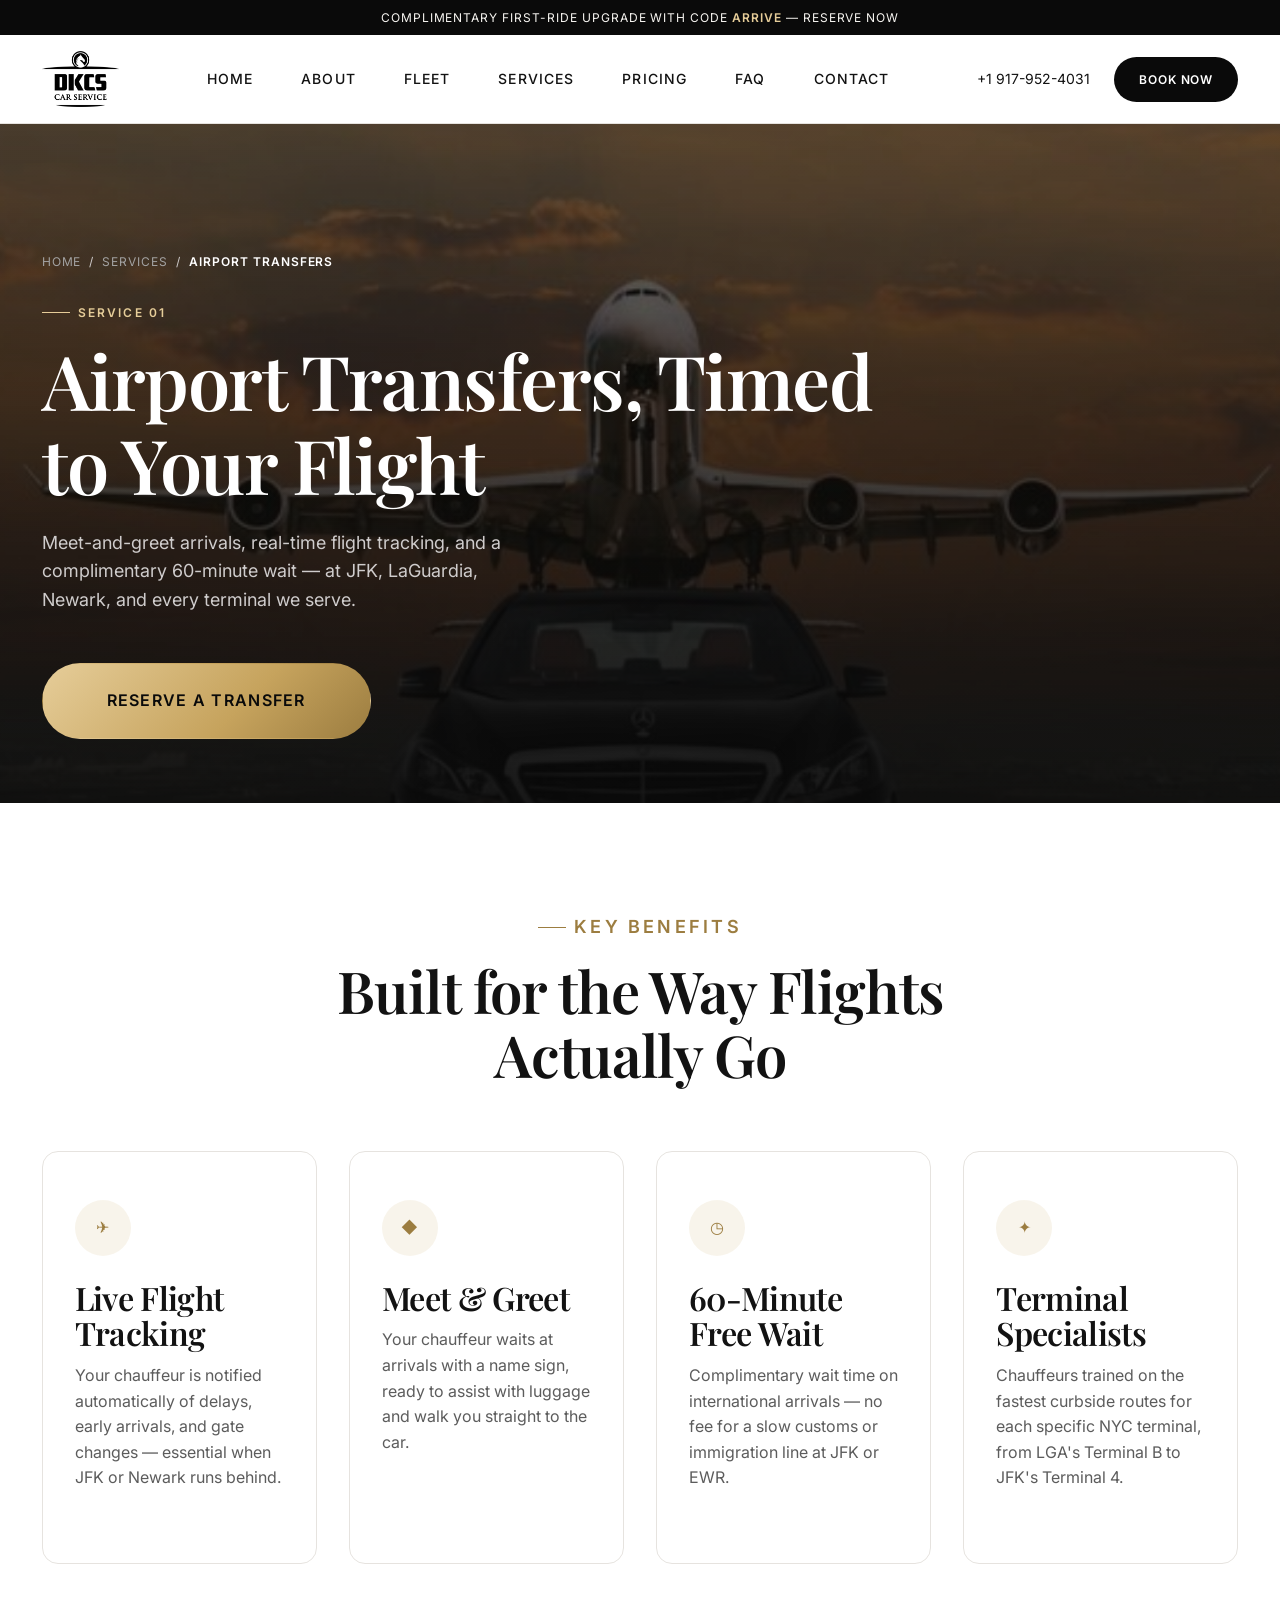
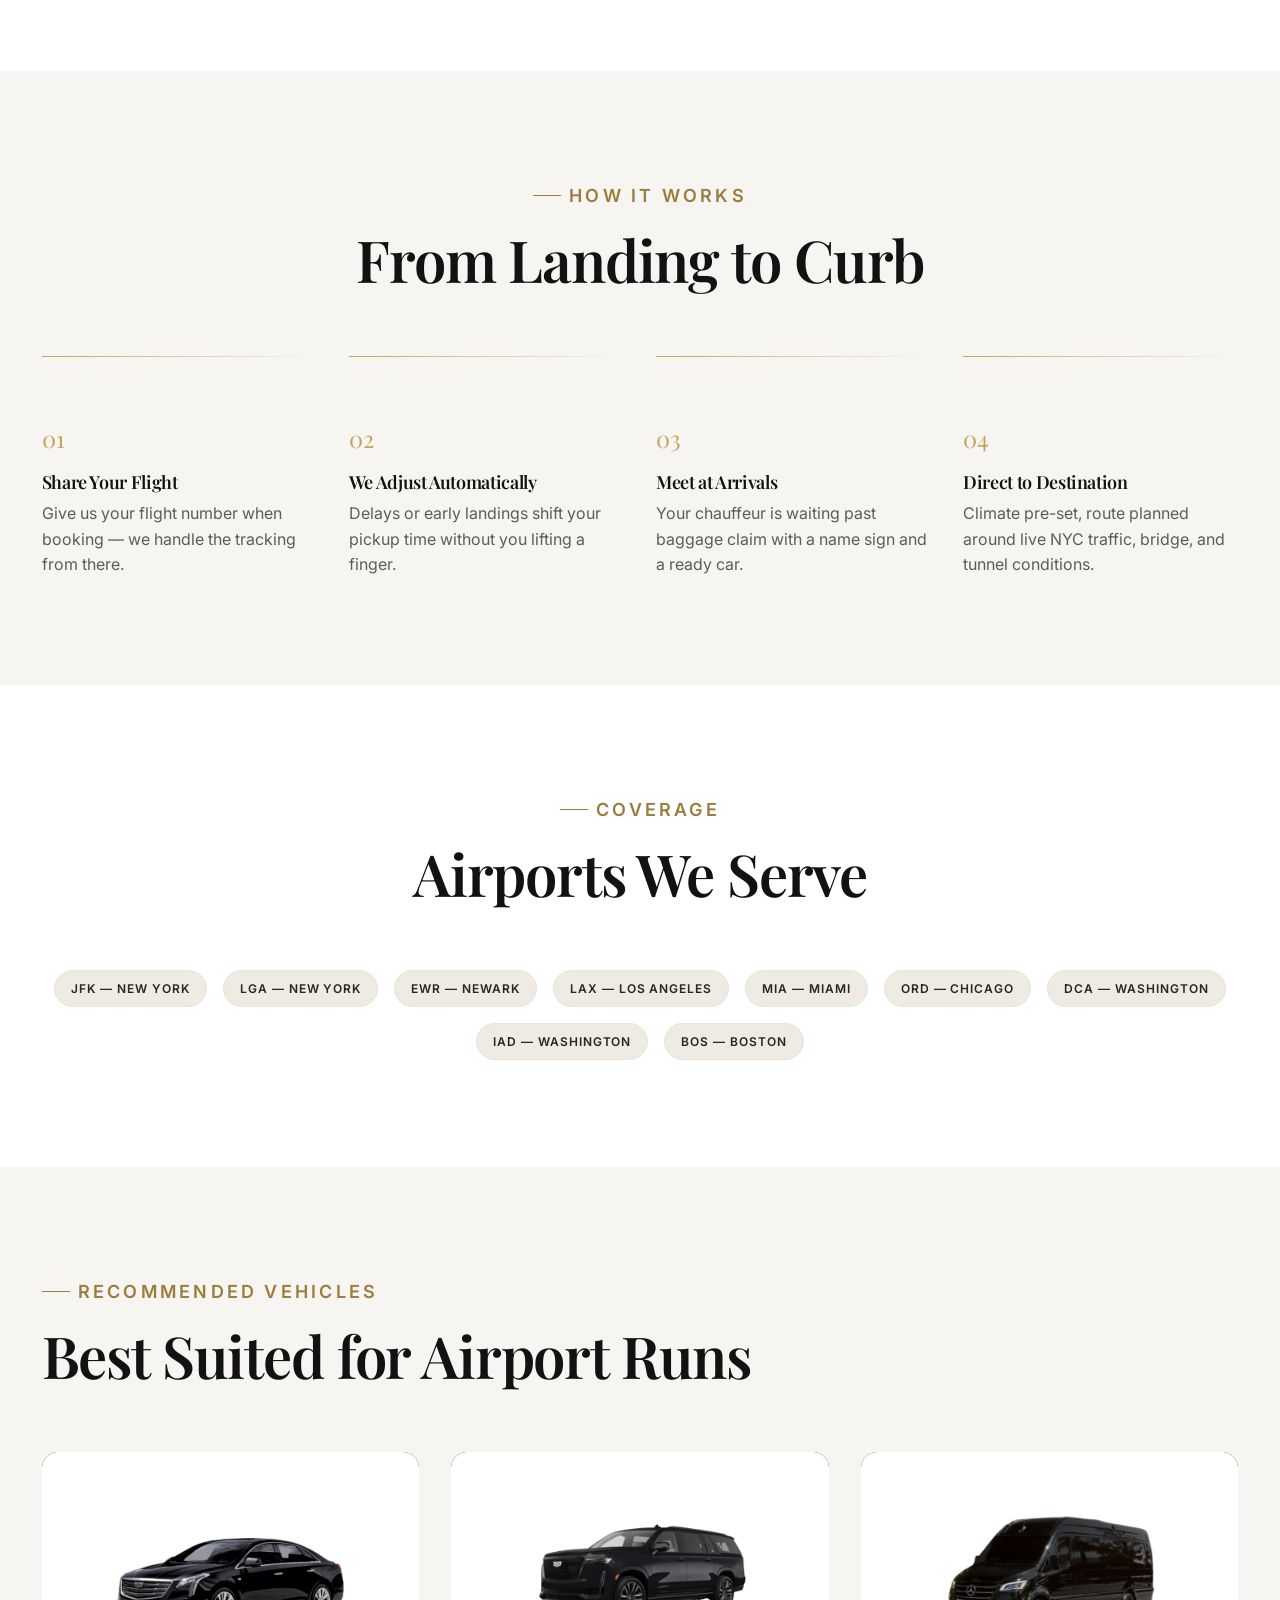
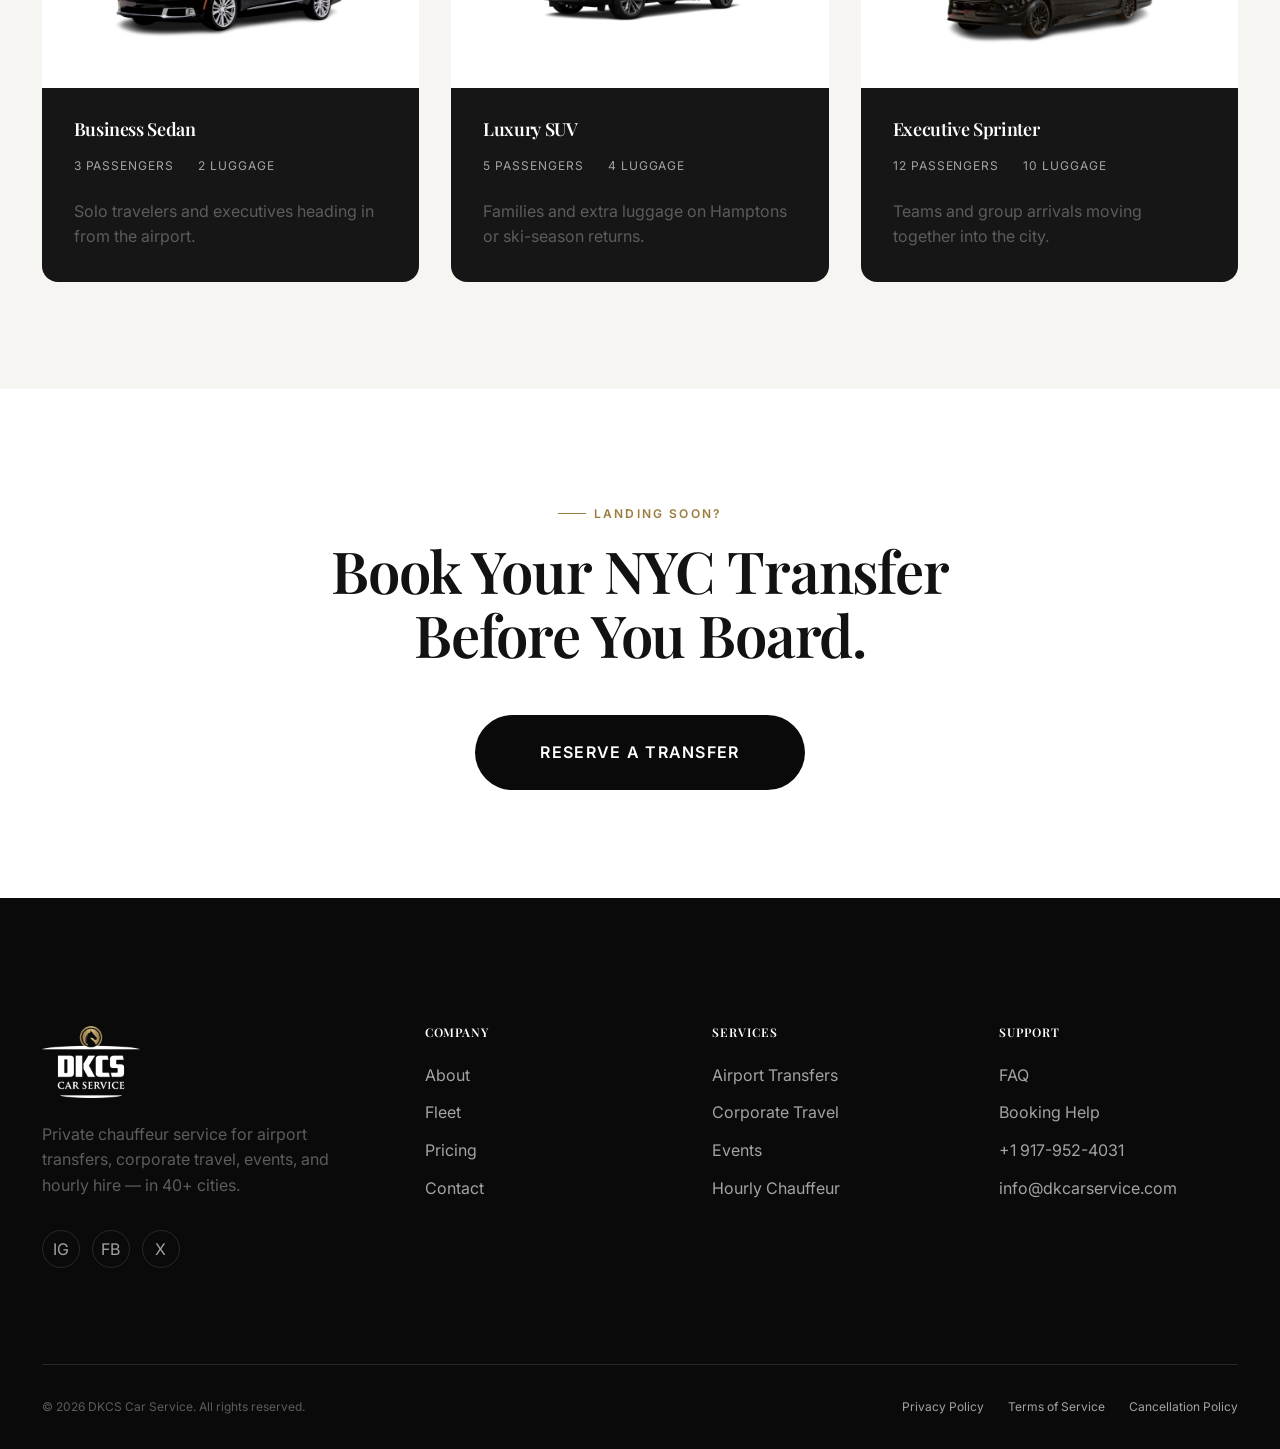
<file: airport-transfers.html>
<!DOCTYPE html>
<html lang="en">
<head>
  <meta charset="UTF-8" />
  <meta name="viewport" content="width=device-width, initial-scale=1.0" />
  <title>NYC Airport Car Service | JFK, LGA & Newark Transfers — DKCS Car Service</title>
  <meta name="description" content="Flight-tracked NYC airport transfers with meet-and-greet at JFK, LaGuardia & Newark. Complimentary 60-minute wait, fixed fares, professional chauffeurs. Reserve now." />
  <link rel="canonical" href="https://prestigeride.vercel.app/airport-transfers.html" />

  <link rel="icon" type="image/png" sizes="32x32" href="assets/img/logo/favicon-32.png" />
  <link rel="icon" type="image/png" sizes="512x512" href="assets/img/logo/favicon-512.png" />
  <link rel="apple-touch-icon" sizes="180x180" href="assets/img/logo/favicon-180.png" />
  <meta name="theme-color" content="#101010" />

  <link rel="preconnect" href="https://fonts.googleapis.com" />
  <link rel="preconnect" href="https://fonts.gstatic.com" crossorigin />
  <link href="https://fonts.googleapis.com/css2?family=Playfair+Display:wght@500;600;700&family=Inter:wght@400;500;600;700&display=swap" rel="stylesheet" />

  <link rel="stylesheet" href="assets/css/variables.css" />
  <link rel="stylesheet" href="assets/css/base.css" />
  <link rel="stylesheet" href="assets/css/components.css" />
  <link rel="stylesheet" href="assets/css/animations.css" />

  <script type="application/ld+json">
  {
    "@context": "https://schema.org",
    "@type": "Service",
    "serviceType": "Airport Transfer Chauffeur Service",
    "provider": {
      "@type": "LocalBusiness",
      "name": "DKCS Car Service",
      "telephone": "+1-917-952-4031",
      "areaServed": "New York City"
    },
    "areaServed": ["JFK Airport", "LaGuardia Airport", "Newark Liberty International Airport"],
    "description": "Flight-tracked NYC airport transfers with meet-and-greet arrivals and a complimentary 60-minute wait at JFK, LaGuardia, and Newark."
  }
  </script>
</head>
<body>
  <a class="skip-link" href="#main">Skip to content</a>

  <div class="announcement-bar" role="note">
    Complimentary first-ride upgrade with code <strong>ARRIVE</strong> — <a href="contact.html">Reserve now</a>
  </div>

  <header class="site-header">
    <nav class="nav container" aria-label="Primary">
      <a href="index.html" class="nav__logo"><img src="assets/img/logo/dkcs-logo-dark.png" alt="DKCS Car Service" width="300" height="216" /></a>
      <button class="nav__toggle" aria-expanded="false" aria-controls="nav-links" aria-label="Toggle navigation menu">
        <span></span><span></span><span></span>
      </button>
      <div class="nav__links" id="nav-links">
        <a href="index.html">Home</a>
        <a href="about.html">About</a>
        <a href="fleet.html">Fleet</a>
        <a href="services.html">Services</a>
        <a href="pricing.html">Pricing</a>
        <a href="faq.html">FAQ</a>
        <a href="contact.html">Contact</a>
        <div class="nav__links-extra">
          <a href="tel:+19179524031">+1 917-952-4031</a>
          <a href="contact.html" class="btn btn--primary">Book Now</a>
        </div>
      </div>
      <div class="nav__actions">
        <a href="tel:+19179524031" class="fs-sm">+1 917-952-4031</a>
        <a href="contact.html" class="btn btn--dark btn--sm">Book Now</a>
      </div>
    </nav>
  </header>

  <main id="main">
    <section style="position:relative; min-height:56vh; display:flex; align-items:flex-end; overflow:hidden; background:var(--black);">
      <div style="position:absolute; inset:0;">
        <img src="assets/img/scenes/airport-sedan-jet.jpeg" alt="Black Mercedes-Benz sedan on an airport apron beneath a landing jet" data-parallax="0.15" style="width:100%; height:132%; object-fit:cover; opacity:0.6;" />
        <div style="position:absolute; inset:0; background:linear-gradient(180deg, rgba(10,10,10,0.35) 0%, rgba(10,10,10,0.9) 100%);"></div>
      </div>
      <div class="container" style="position:relative; z-index:1; padding-top:var(--space-10); padding-bottom:var(--space-8); color:var(--white);">
        <nav class="breadcrumb" aria-label="Breadcrumb" style="color:var(--gray-400); margin-bottom:var(--space-5);">
          <a href="index.html" style="color:var(--gray-400);">Home</a>
          <span class="breadcrumb__sep">/</span>
          <a href="services.html" style="color:var(--gray-400);">Services</a>
          <span class="breadcrumb__sep">/</span>
          <span class="breadcrumb__current" style="color:var(--white);">Airport Transfers</span>
        </nav>
        <p class="eyebrow" style="color:var(--gold-light);">Service 01</p>
        <h1 style="color:var(--white); max-width:18ch;">Airport Transfers, Timed to Your Flight</h1>
        <p style="color:var(--gray-300); font-size:var(--fs-lg); max-width:44ch; margin-top:var(--space-5);">Meet-and-greet arrivals, real-time flight tracking, and a complimentary 60-minute wait — at JFK, LaGuardia, Newark, and every terminal we serve.</p>
        <a href="contact.html" class="btn btn--primary btn--lg" style="margin-top:var(--space-7);">Reserve a Transfer</a>
      </div>
    </section>

    <!-- ================= KEY BENEFITS ================= -->
    <section class="section" aria-labelledby="benefits-heading">
      <div class="container">
        <div class="section-header section-header--center" data-reveal>
          <p class="eyebrow">Key Benefits</p>
          <h2 id="benefits-heading">Built for the Way Flights Actually Go</h2>
        </div>
        <div class="grid grid--4">
          <div class="service-card" data-reveal data-reveal-delay="1">
            <div class="service-card__icon" aria-hidden="true">✈</div>
            <h3>Live Flight Tracking</h3>
            <p>Your chauffeur is notified automatically of delays, early arrivals, and gate changes — essential when JFK or Newark runs behind.</p>
          </div>
          <div class="service-card" data-reveal data-reveal-delay="2">
            <div class="service-card__icon" aria-hidden="true">◆</div>
            <h3>Meet &amp; Greet</h3>
            <p>Your chauffeur waits at arrivals with a name sign, ready to assist with luggage and walk you straight to the car.</p>
          </div>
          <div class="service-card" data-reveal data-reveal-delay="3">
            <div class="service-card__icon" aria-hidden="true">◷</div>
            <h3>60-Minute Free Wait</h3>
            <p>Complimentary wait time on international arrivals — no fee for a slow customs or immigration line at JFK or EWR.</p>
          </div>
          <div class="service-card" data-reveal data-reveal-delay="4">
            <div class="service-card__icon" aria-hidden="true">✦</div>
            <h3>Terminal Specialists</h3>
            <p>Chauffeurs trained on the fastest curbside routes for each specific NYC terminal, from LGA's Terminal B to JFK's Terminal 4.</p>
          </div>
        </div>
      </div>
    </section>

    <!-- ================= HOW IT WORKS ================= -->
    <section class="section section--alt" aria-labelledby="how-heading">
      <div class="container">
        <div class="section-header section-header--center" data-reveal>
          <p class="eyebrow">How It Works</p>
          <h2 id="how-heading">From Landing to Curb</h2>
        </div>
        <div class="timeline">
          <div class="timeline__step" data-reveal data-reveal-delay="1">
            <h3 style="font-size:var(--fs-lg); margin-bottom:var(--space-2);">Share Your Flight</h3>
            <p>Give us your flight number when booking — we handle the tracking from there.</p>
          </div>
          <div class="timeline__step" data-reveal data-reveal-delay="2">
            <h3 style="font-size:var(--fs-lg); margin-bottom:var(--space-2);">We Adjust Automatically</h3>
            <p>Delays or early landings shift your pickup time without you lifting a finger.</p>
          </div>
          <div class="timeline__step" data-reveal data-reveal-delay="3">
            <h3 style="font-size:var(--fs-lg); margin-bottom:var(--space-2);">Meet at Arrivals</h3>
            <p>Your chauffeur is waiting past baggage claim with a name sign and a ready car.</p>
          </div>
          <div class="timeline__step" data-reveal data-reveal-delay="4">
            <h3 style="font-size:var(--fs-lg); margin-bottom:var(--space-2);">Direct to Destination</h3>
            <p>Climate pre-set, route planned around live NYC traffic, bridge, and tunnel conditions.</p>
          </div>
        </div>
      </div>
    </section>

    <!-- ================= AIRPORTS SERVED ================= -->
    <section class="section" aria-labelledby="airports-heading">
      <div class="container">
        <div class="section-header section-header--center" data-reveal>
          <p class="eyebrow">Coverage</p>
          <h2 id="airports-heading">Airports We Serve</h2>
        </div>
        <div class="flex-center" style="gap:var(--space-4); flex-wrap:wrap;" data-reveal>
          <span class="badge">JFK — New York</span>
          <span class="badge">LGA — New York</span>
          <span class="badge">EWR — Newark</span>
          <span class="badge">LAX — Los Angeles</span>
          <span class="badge">MIA — Miami</span>
          <span class="badge">ORD — Chicago</span>
          <span class="badge">DCA — Washington</span>
          <span class="badge">IAD — Washington</span>
          <span class="badge">BOS — Boston</span>
        </div>
      </div>
    </section>

    <!-- ================= RECOMMENDED FLEET ================= -->
    <section class="section section--alt" aria-labelledby="fleet-heading">
      <div class="container">
        <div class="section-header" data-reveal>
          <p class="eyebrow">Recommended Vehicles</p>
          <h2 id="fleet-heading">Best Suited for Airport Runs</h2>
        </div>
        <div class="grid grid--3">
          <article class="fleet-card" data-reveal data-reveal-delay="1">
            <div class="fleet-card__media fleet-card__media--vehicle"><img src="assets/img/fleet/business-sedan.png" alt="Black Cadillac XTS business sedan" loading="lazy" /></div>
            <div class="fleet-card__body">
              <h3 style="font-size:var(--fs-lg); color:var(--white);">Business Sedan</h3>
              <div class="fleet-card__meta"><span>3 Passengers</span><span>2 Luggage</span></div>
              <p>Solo travelers and executives heading in from the airport.</p>
            </div>
          </article>
          <article class="fleet-card" data-reveal data-reveal-delay="2">
            <div class="fleet-card__media fleet-card__media--vehicle"><img src="assets/img/fleet/premium-suv.png" alt="Black Cadillac Escalade ESV luxury SUV" loading="lazy" /></div>
            <div class="fleet-card__body">
              <h3 style="font-size:var(--fs-lg); color:var(--white);">Luxury SUV</h3>
              <div class="fleet-card__meta"><span>5 Passengers</span><span>4 Luggage</span></div>
              <p>Families and extra luggage on Hamptons or ski-season returns.</p>
            </div>
          </article>
          <article class="fleet-card" data-reveal data-reveal-delay="3">
            <div class="fleet-card__media fleet-card__media--vehicle"><img src="assets/img/fleet/sprinter-van.png" alt="Black Mercedes-Benz Sprinter executive van" loading="lazy" /></div>
            <div class="fleet-card__body">
              <h3 style="font-size:var(--fs-lg); color:var(--white);">Executive Sprinter</h3>
              <div class="fleet-card__meta"><span>12 Passengers</span><span>10 Luggage</span></div>
              <p>Teams and group arrivals moving together into the city.</p>
            </div>
          </article>
        </div>
      </div>
    </section>

    <section class="section text-center" aria-labelledby="cta-heading">
      <div class="container container--narrow">
        <p class="eyebrow" style="justify-content:center;" data-reveal>Landing Soon?</p>
        <h2 id="cta-heading" data-reveal>Book Your NYC Transfer Before You Board.</h2>
        <div data-reveal style="margin-top:var(--space-7);">
          <a href="contact.html" class="btn btn--dark btn--lg">Reserve a Transfer</a>
        </div>
      </div>
    </section>
  </main>

  <footer class="site-footer">
    <div class="container">
      <div class="footer__top">
        <div class="footer__brand">
          <a href="index.html" class="nav__logo"><img src="assets/img/logo/dkcs-logo-light.png" alt="DKCS Car Service" width="294" height="216" /></a>
          <p>Private chauffeur service for airport transfers, corporate travel, events, and hourly hire — in 40+ cities.</p>
          <div class="footer__social">
            <a href="#" aria-label="DKCS Car Service on Instagram">IG</a>
            <a href="#" aria-label="DKCS Car Service on Facebook">FB</a>
            <a href="#" aria-label="DKCS Car Service on X">X</a>
          </div>
        </div>
        <div>
          <h3 class="footer__heading">Company</h3>
          <div class="footer__links">
            <a href="about.html">About</a>
            <a href="fleet.html">Fleet</a>
            <a href="pricing.html">Pricing</a>
            <a href="contact.html">Contact</a>
          </div>
        </div>
        <div>
          <h3 class="footer__heading">Services</h3>
          <div class="footer__links">
            <a href="airport-transfers.html" aria-current="page">Airport Transfers</a>
            <a href="corporate-travel.html">Corporate Travel</a>
            <a href="events.html">Events</a>
            <a href="hourly-chauffeur.html">Hourly Chauffeur</a>
          </div>
        </div>
        <div>
          <h3 class="footer__heading">Support</h3>
          <div class="footer__links">
            <a href="faq.html">FAQ</a>
            <a href="contact.html">Booking Help</a>
            <a href="tel:+19179524031">+1 917-952-4031</a>
            <a href="mailto:info@dkcarservice.com">info@dkcarservice.com</a>
          </div>
        </div>
      </div>
      <div class="footer__bottom">
        <p>&copy; <span id="current-year">2026</span> DKCS Car Service. All rights reserved.</p>
        <div class="footer__legal">
          <a href="#">Privacy Policy</a>
          <a href="#">Terms of Service</a>
          <a href="#">Cancellation Policy</a>
        </div>
      </div>
    </div>
  </footer>

  <div class="mobile-cta-bar">
    <a href="contact.html" class="btn btn--primary">Book Now</a>
  </div>

  <script src="assets/js/main.js" defer></script>
  <script src="assets/js/animations.js" defer></script>
  <script src="assets/js/components.js" defer></script>
</body>
</html>
</file>
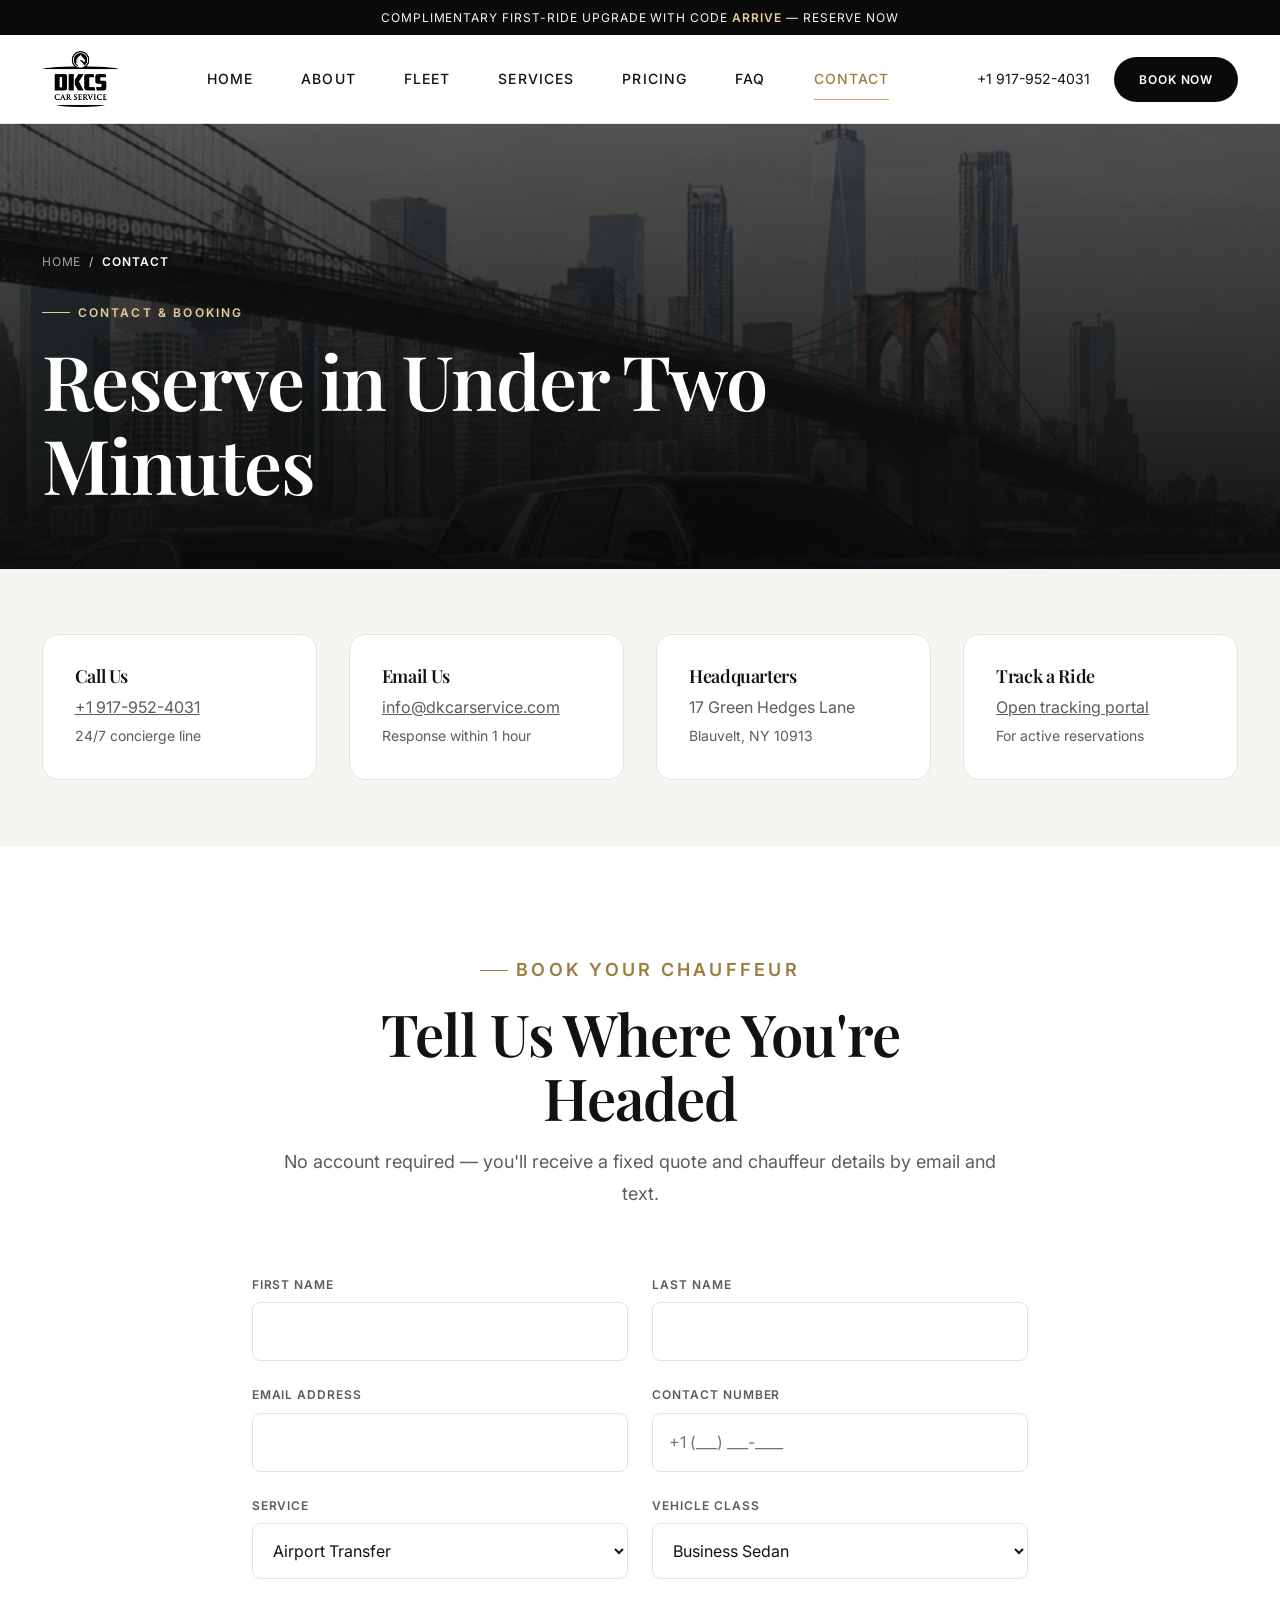
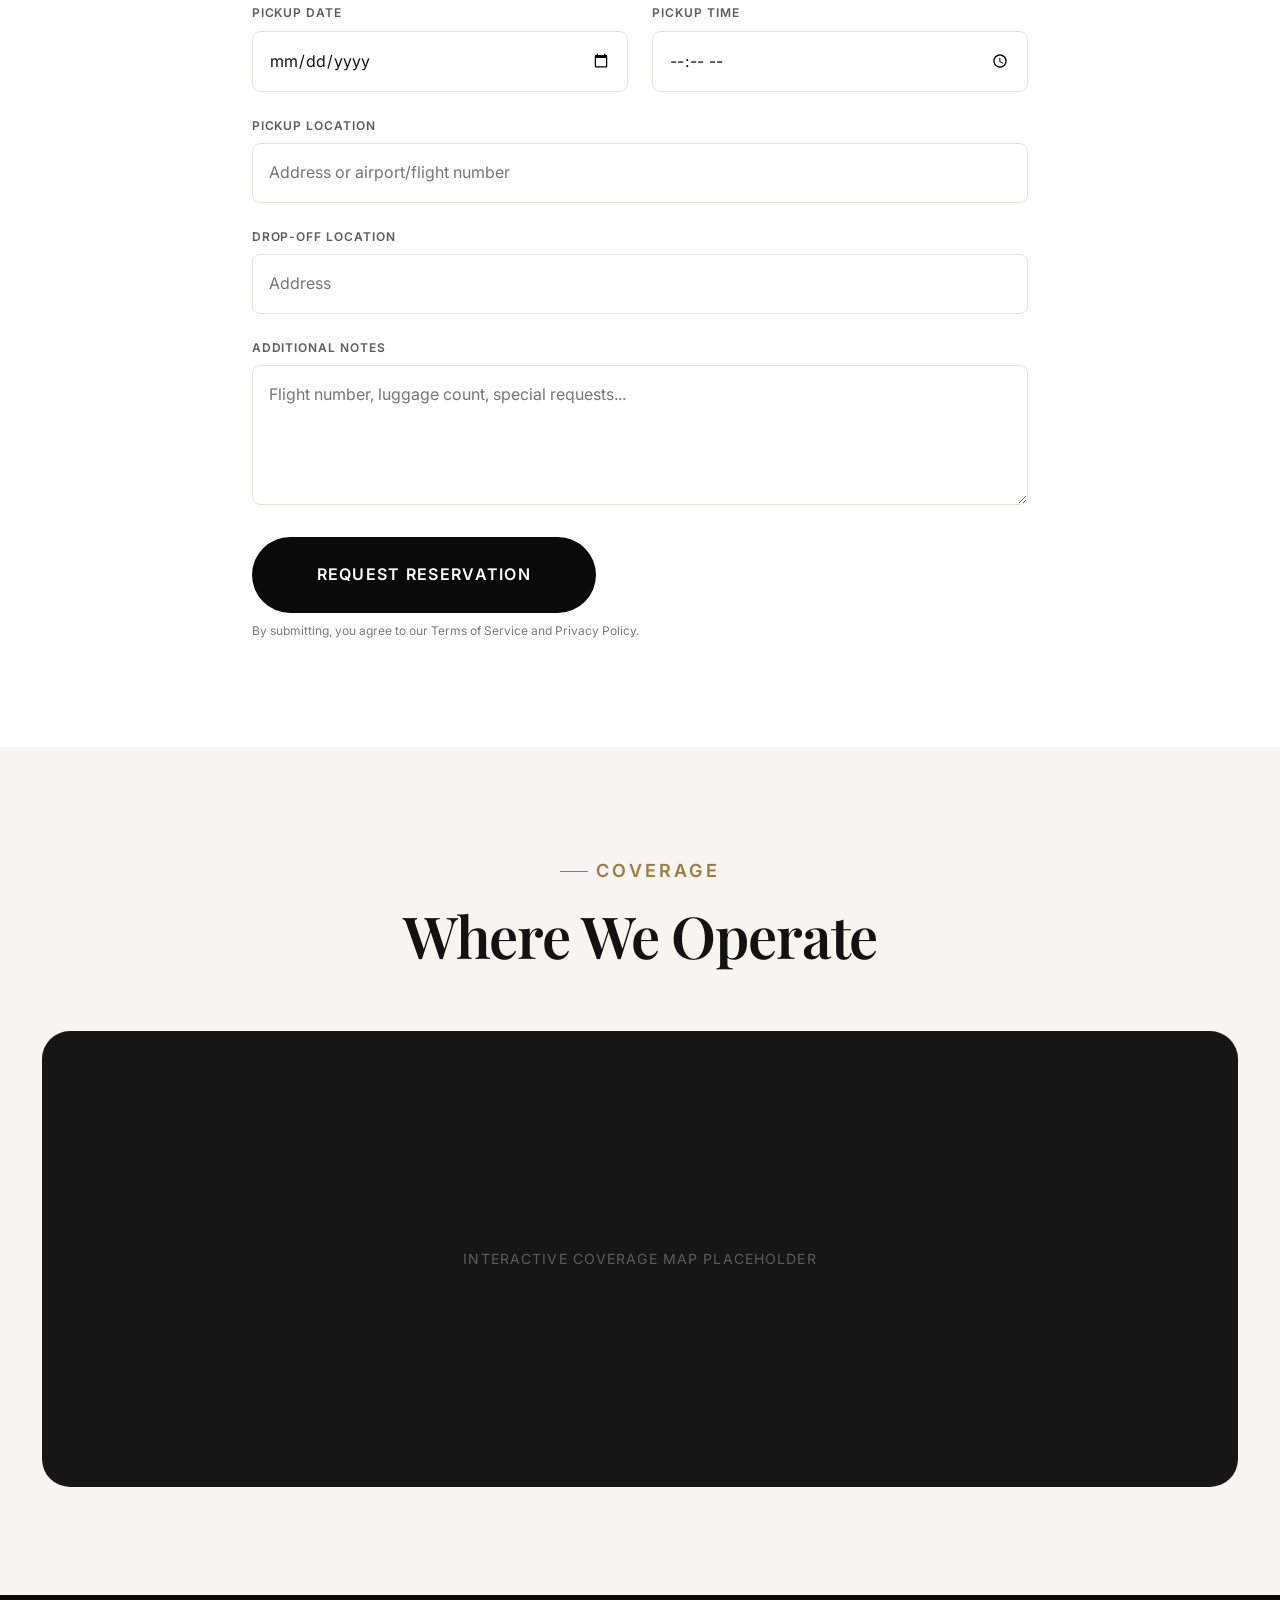
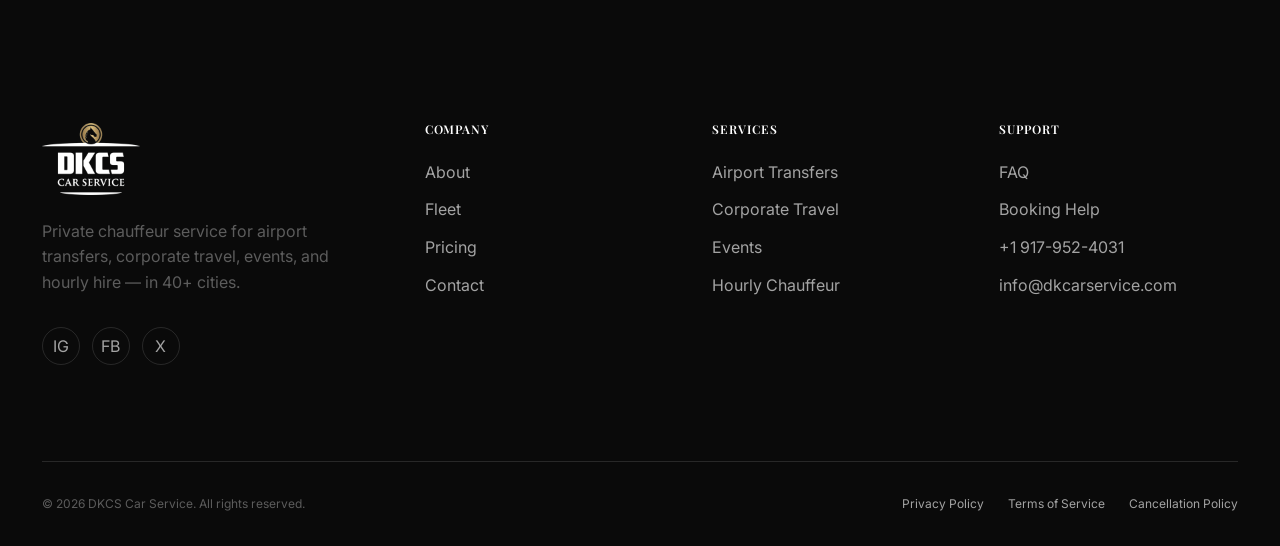
<file: contact.html>
<!DOCTYPE html>
<html lang="en">
<head>
  <meta charset="UTF-8" />
  <meta name="viewport" content="width=device-width, initial-scale=1.0" />
  <title>Contact &amp; Book — DKCS Car Service</title>
  <meta name="description" content="Reserve your chauffeur, reach our 24/7 concierge team, or track an active ride — DKCS Car Service contact and booking." />
  <link rel="canonical" href="contact.html" />

  <link rel="icon" type="image/png" sizes="32x32" href="assets/img/logo/favicon-32.png" />
  <link rel="icon" type="image/png" sizes="512x512" href="assets/img/logo/favicon-512.png" />
  <link rel="apple-touch-icon" sizes="180x180" href="assets/img/logo/favicon-180.png" />
  <meta name="theme-color" content="#101010" />

  <link rel="preconnect" href="https://fonts.googleapis.com" />
  <link rel="preconnect" href="https://fonts.gstatic.com" crossorigin />
  <link href="https://fonts.googleapis.com/css2?family=Playfair+Display:wght@500;600;700&family=Inter:wght@400;500;600;700&display=swap" rel="stylesheet" />

  <link rel="stylesheet" href="assets/css/variables.css" />
  <link rel="stylesheet" href="assets/css/base.css" />
  <link rel="stylesheet" href="assets/css/components.css" />
  <link rel="stylesheet" href="assets/css/animations.css" />
</head>
<body>
  <a class="skip-link" href="#main">Skip to content</a>

  <div class="announcement-bar" role="note">
    Complimentary first-ride upgrade with code <strong>ARRIVE</strong> — <a href="contact.html">Reserve now</a>
  </div>

  <header class="site-header">
    <nav class="nav container" aria-label="Primary">
      <a href="index.html" class="nav__logo"><img src="assets/img/logo/dkcs-logo-dark.png" alt="DKCS Car Service" width="300" height="216" /></a>
      <button class="nav__toggle" aria-expanded="false" aria-controls="nav-links" aria-label="Toggle navigation menu">
        <span></span><span></span><span></span>
      </button>
      <div class="nav__links" id="nav-links">
        <a href="index.html">Home</a>
        <a href="about.html">About</a>
        <a href="fleet.html">Fleet</a>
        <a href="services.html">Services</a>
        <a href="pricing.html">Pricing</a>
        <a href="faq.html">FAQ</a>
        <a href="contact.html" aria-current="page">Contact</a>
        <div class="nav__links-extra">
          <a href="tel:+19179524031">+1 917-952-4031</a>
          <a href="#book" class="btn btn--primary">Book Now</a>
        </div>
      </div>
      <div class="nav__actions">
        <a href="tel:+19179524031" class="fs-sm">+1 917-952-4031</a>
        <a href="#book" class="btn btn--dark btn--sm">Book Now</a>
      </div>
    </nav>
  </header>

  <main id="main">
    <section style="position:relative; min-height:44vh; display:flex; align-items:flex-end; overflow:hidden; background:var(--black);">
      <div style="position:absolute; inset:0;">
        <img src="assets/img/scenes/nyc-skyline-fleet-portrait.webp" alt="Black sedan and SUV parked against the Brooklyn Bridge and Manhattan skyline" data-parallax="0.15" style="width:100%; height:132%; object-fit:cover; opacity:0.5;" />
        <div style="position:absolute; inset:0; background:linear-gradient(180deg, rgba(10,10,10,0.35) 0%, rgba(10,10,10,0.9) 100%);"></div>
      </div>
      <div class="container" style="position:relative; z-index:1; padding-top:var(--space-10); padding-bottom:var(--space-8); color:var(--white);">
        <nav class="breadcrumb" aria-label="Breadcrumb" style="color:var(--gray-400); margin-bottom:var(--space-5);">
          <a href="index.html" style="color:var(--gray-400);">Home</a>
          <span class="breadcrumb__sep">/</span>
          <span class="breadcrumb__current" style="color:var(--white);">Contact</span>
        </nav>
        <p class="eyebrow" style="color:var(--gold-light);">Contact &amp; Booking</p>
        <h1 style="color:var(--white); max-width:18ch;">Reserve in Under Two Minutes</h1>
      </div>
    </section>

    <!-- ================= CONTACT INFO CARDS ================= -->
    <section class="section--sm section--alt" aria-label="Contact information">
      <div class="container">
        <div class="grid grid--4">
          <div class="card__body card" style="padding:var(--space-6);" data-reveal>
            <h3 style="font-size:var(--fs-lg);">Call Us</h3>
            <p style="margin-top:var(--space-2);"><a href="tel:+19179524031" style="text-decoration:underline;">+1 917-952-4031</a></p>
            <p style="font-size:var(--fs-sm); margin-top:var(--space-1);">24/7 concierge line</p>
          </div>
          <div class="card__body card" style="padding:var(--space-6);" data-reveal data-reveal-delay="1">
            <h3 style="font-size:var(--fs-lg);">Email Us</h3>
            <p style="margin-top:var(--space-2);"><a href="mailto:info@dkcarservice.com" style="text-decoration:underline;">info@dkcarservice.com</a></p>
            <p style="font-size:var(--fs-sm); margin-top:var(--space-1);">Response within 1 hour</p>
          </div>
          <div class="card__body card" style="padding:var(--space-6);" data-reveal data-reveal-delay="2">
            <h3 style="font-size:var(--fs-lg);">Headquarters</h3>
            <p style="margin-top:var(--space-2);">17 Green Hedges Lane</p>
            <p style="font-size:var(--fs-sm); margin-top:var(--space-1);">Blauvelt, NY 10913</p>
          </div>
          <div class="card__body card" style="padding:var(--space-6);" data-reveal data-reveal-delay="3">
            <h3 style="font-size:var(--fs-lg);">Track a Ride</h3>
            <p style="margin-top:var(--space-2);"><a href="#" style="text-decoration:underline;">Open tracking portal</a></p>
            <p style="font-size:var(--fs-sm); margin-top:var(--space-1);">For active reservations</p>
          </div>
        </div>
      </div>
    </section>

    <!-- ================= BOOKING FORM ================= -->
    <section class="section" id="book" aria-labelledby="book-heading">
      <div class="container container--narrow">
        <div class="section-header section-header--center" data-reveal>
          <p class="eyebrow">Book Your Chauffeur</p>
          <h2 id="book-heading">Tell Us Where You're Headed</h2>
          <p>No account required — you'll receive a fixed quote and chauffeur details by email and text.</p>
        </div>

        <form data-validate data-reveal novalidate>
          <div class="form-grid">
            <div class="form-field">
              <label for="first-name">First Name</label>
              <input type="text" id="first-name" name="first-name" required />
            </div>
            <div class="form-field">
              <label for="last-name">Last Name</label>
              <input type="text" id="last-name" name="last-name" required />
            </div>
            <div class="form-field">
              <label for="email">Email Address</label>
              <input type="email" id="email" name="email" required />
            </div>
            <div class="form-field">
              <label for="phone">Contact Number</label>
              <input type="tel" id="phone" name="phone" placeholder="+1 (___) ___-____" required />
            </div>
            <div class="form-field">
              <label for="service-type">Service</label>
              <select id="service-type" name="service-type">
                <option>Airport Transfer</option>
                <option>Corporate Travel</option>
                <option>Event</option>
                <option>Hourly Chauffeur</option>
              </select>
            </div>
            <div class="form-field">
              <label for="vehicle-class">Vehicle Class</label>
              <select id="vehicle-class" name="vehicle-class">
                <option>Business Sedan</option>
                <option>Luxury SUV</option>
                <option>Executive Limousine</option>
                <option>Executive Sprinter</option>
                <option>Stretch Limousine</option>
              </select>
            </div>
            <div class="form-field">
              <label for="pickup-date">Pickup Date</label>
              <input type="date" id="pickup-date" name="pickup-date" required />
            </div>
            <div class="form-field">
              <label for="pickup-time">Pickup Time</label>
              <input type="time" id="pickup-time" name="pickup-time" required />
            </div>
            <div class="form-field form-field--full">
              <label for="pickup-location">Pickup Location</label>
              <input type="text" id="pickup-location" name="pickup-location" placeholder="Address or airport/flight number" required />
            </div>
            <div class="form-field form-field--full">
              <label for="dropoff-location">Drop-off Location</label>
              <input type="text" id="dropoff-location" name="dropoff-location" placeholder="Address" required />
            </div>
            <div class="form-field form-field--full">
              <label for="notes">Additional Notes</label>
              <textarea id="notes" name="notes" placeholder="Flight number, luggage count, special requests..."></textarea>
            </div>
          </div>
          <button type="submit" class="btn btn--dark btn--lg" style="margin-top:var(--space-6);">Request Reservation</button>
          <p class="form-note">By submitting, you agree to our Terms of Service and Privacy Policy.</p>
          <p class="form-success" role="status">Thank you — your request has been received. A confirmation with your fixed fare will arrive by email shortly.</p>
        </form>
      </div>
    </section>

    <!-- ================= MAP / COVERAGE ================= -->
    <section class="section section--alt" aria-labelledby="coverage-heading">
      <div class="container">
        <div class="section-header section-header--center" data-reveal>
          <p class="eyebrow">Coverage</p>
          <h2 id="coverage-heading">Where We Operate</h2>
        </div>
        <div data-reveal style="border-radius:var(--radius-xl); overflow:hidden; aspect-ratio:21/8; background:var(--charcoal); display:flex; align-items:center; justify-content:center; color:var(--gray-400);">
          <p style="font-size:var(--fs-sm); letter-spacing:var(--ls-wide); text-transform:uppercase;">Interactive coverage map placeholder</p>
        </div>
      </div>
    </section>
  </main>

  <footer class="site-footer">
    <div class="container">
      <div class="footer__top">
        <div class="footer__brand">
          <a href="index.html" class="nav__logo"><img src="assets/img/logo/dkcs-logo-light.png" alt="DKCS Car Service" width="294" height="216" /></a>
          <p>Private chauffeur service for airport transfers, corporate travel, events, and hourly hire — in 40+ cities.</p>
          <div class="footer__social">
            <a href="#" aria-label="DKCS Car Service on Instagram">IG</a>
            <a href="#" aria-label="DKCS Car Service on Facebook">FB</a>
            <a href="#" aria-label="DKCS Car Service on X">X</a>
          </div>
        </div>
        <div>
          <h3 class="footer__heading">Company</h3>
          <div class="footer__links">
            <a href="about.html">About</a>
            <a href="fleet.html">Fleet</a>
            <a href="pricing.html">Pricing</a>
            <a href="contact.html" aria-current="page">Contact</a>
          </div>
        </div>
        <div>
          <h3 class="footer__heading">Services</h3>
          <div class="footer__links">
            <a href="airport-transfers.html">Airport Transfers</a>
            <a href="corporate-travel.html">Corporate Travel</a>
            <a href="events.html">Events</a>
            <a href="hourly-chauffeur.html">Hourly Chauffeur</a>
          </div>
        </div>
        <div>
          <h3 class="footer__heading">Support</h3>
          <div class="footer__links">
            <a href="faq.html">FAQ</a>
            <a href="contact.html">Booking Help</a>
            <a href="tel:+19179524031">+1 917-952-4031</a>
            <a href="mailto:info@dkcarservice.com">info@dkcarservice.com</a>
          </div>
        </div>
      </div>
      <div class="footer__bottom">
        <p>&copy; <span id="current-year">2026</span> DKCS Car Service. All rights reserved.</p>
        <div class="footer__legal">
          <a href="#">Privacy Policy</a>
          <a href="#">Terms of Service</a>
          <a href="#">Cancellation Policy</a>
        </div>
      </div>
    </div>
  </footer>

  <script src="assets/js/main.js" defer></script>
  <script src="assets/js/animations.js" defer></script>
  <script src="assets/js/components.js" defer></script>
</body>
</html>
</file>
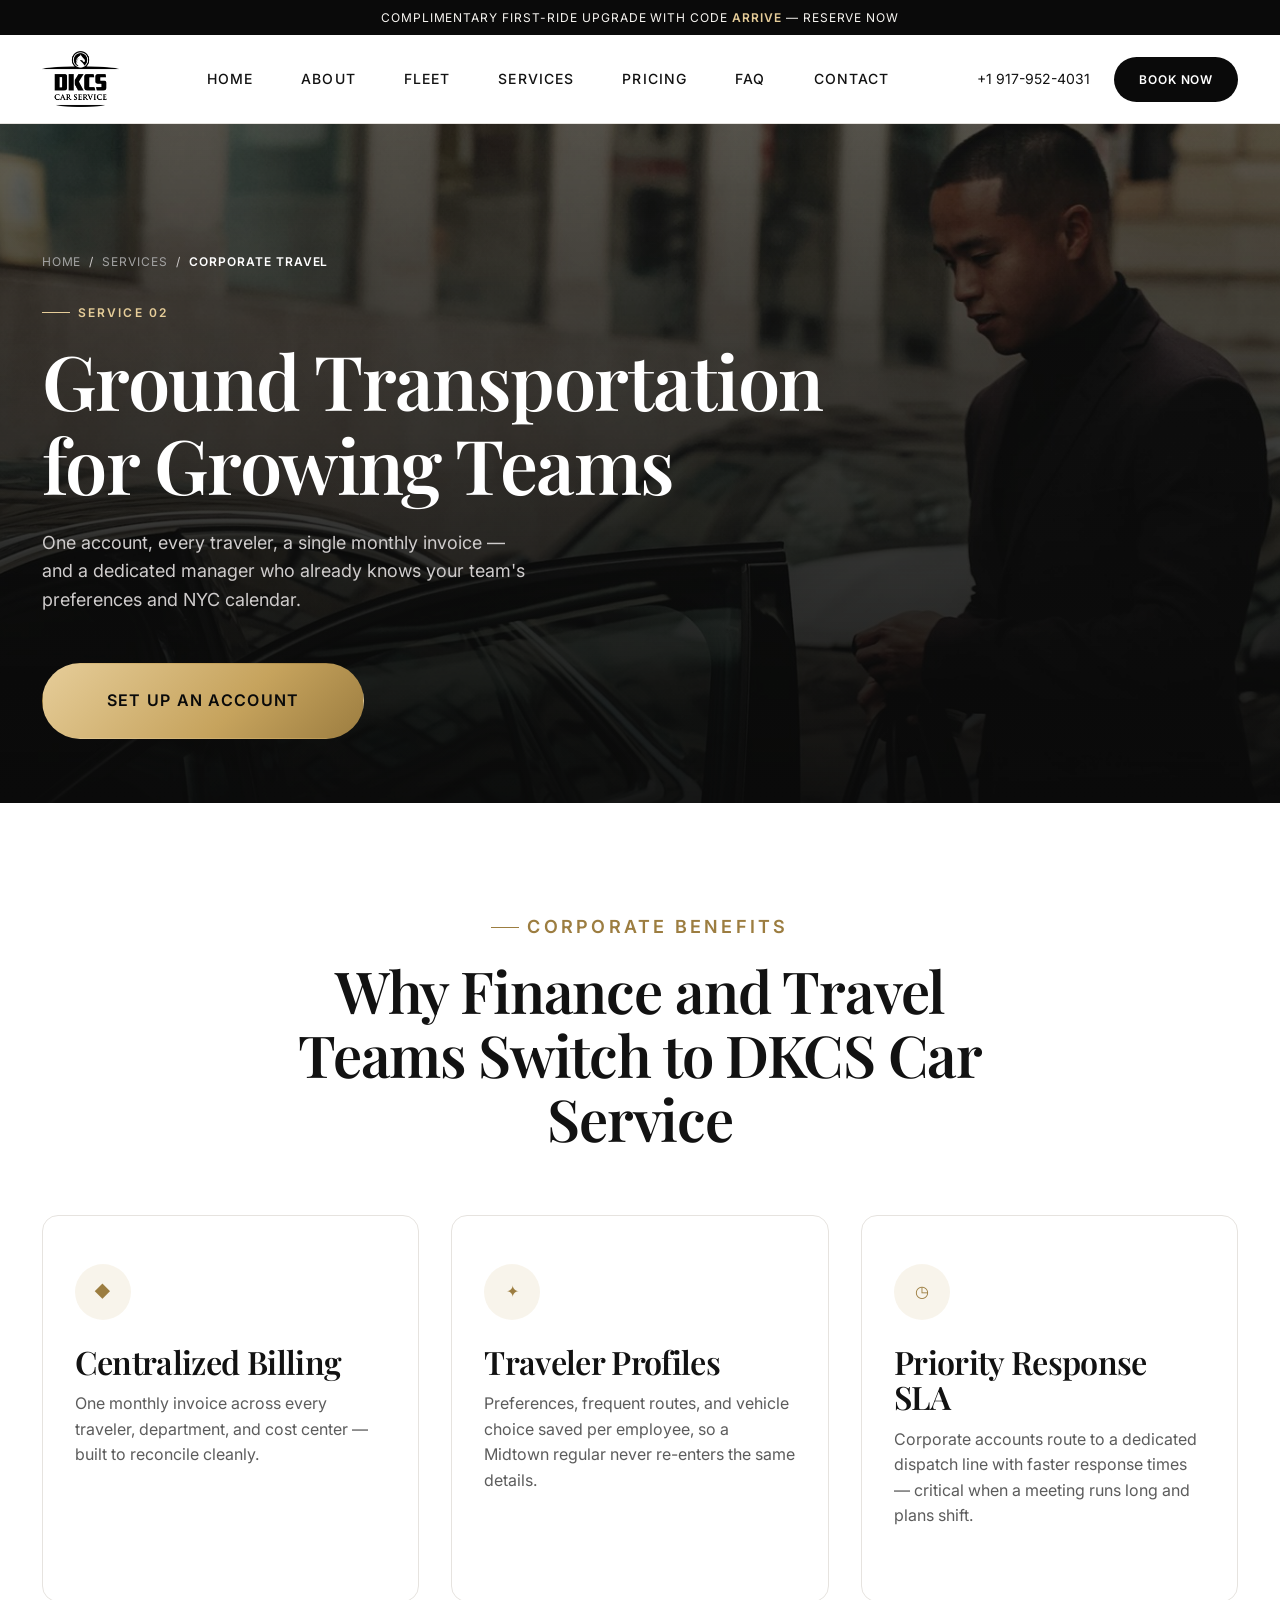
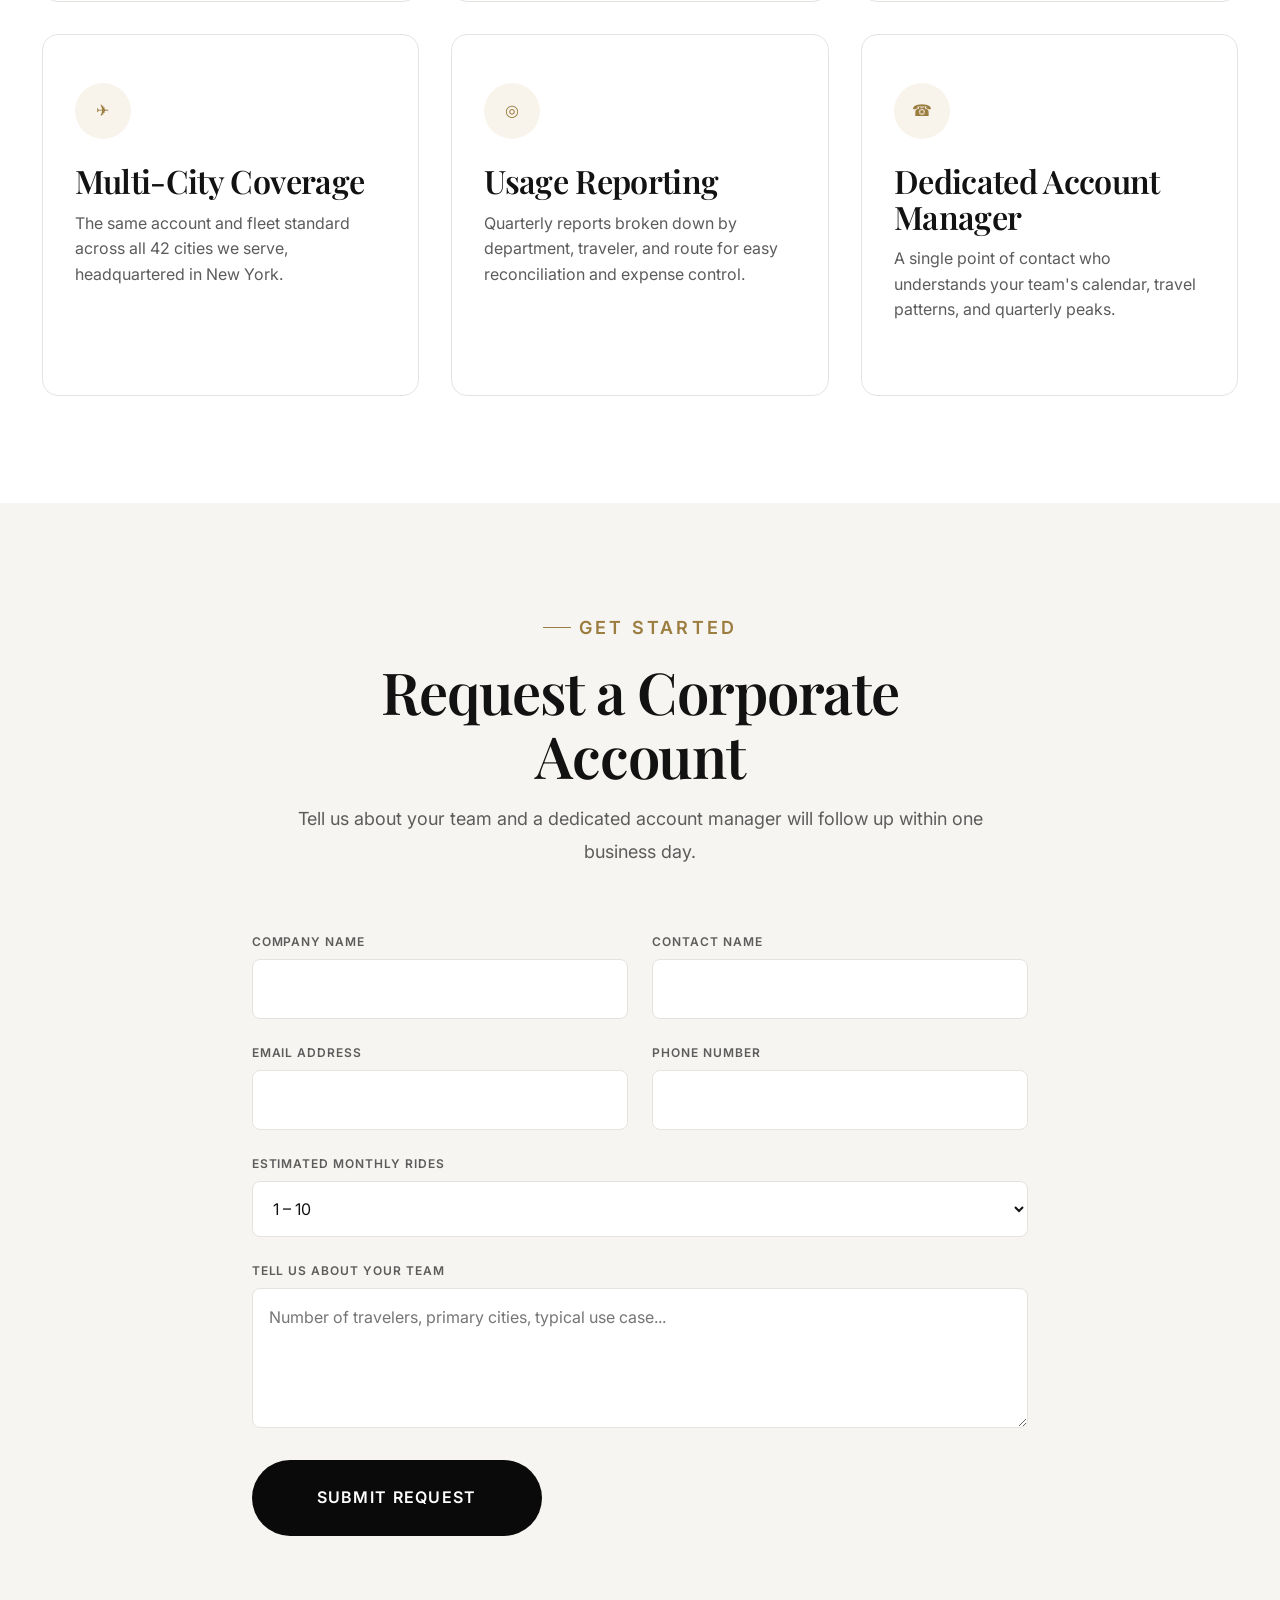
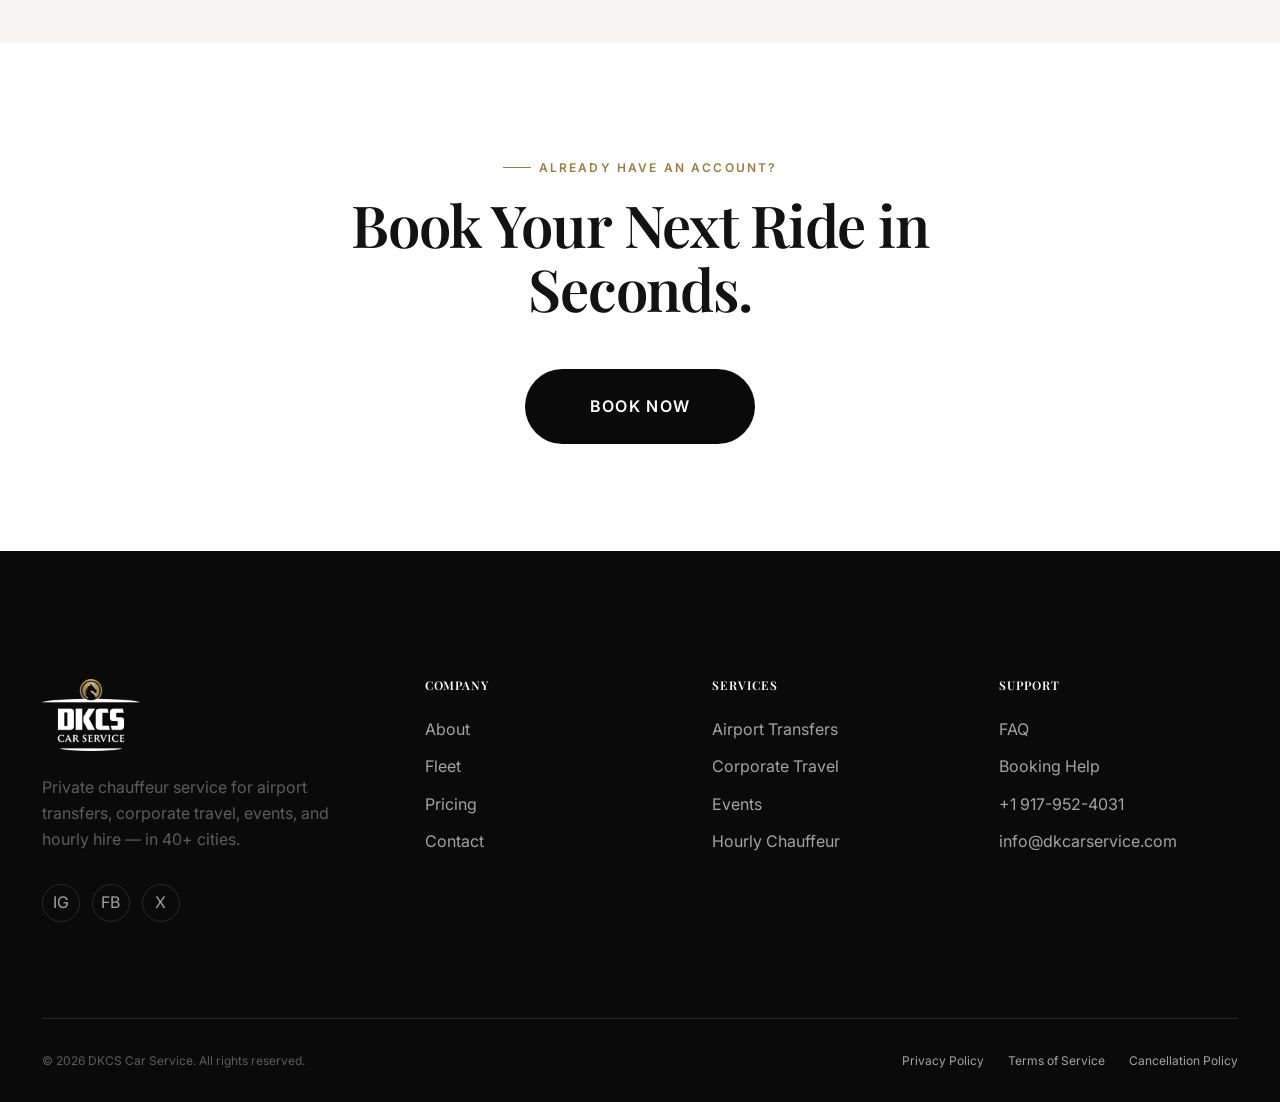
<file: corporate-travel.html>
<!DOCTYPE html>
<html lang="en">
<head>
  <meta charset="UTF-8" />
  <meta name="viewport" content="width=device-width, initial-scale=1.0" />
  <title>Corporate Car Service NYC | Executive Ground Transportation — DKCS Car Service</title>
  <meta name="description" content="Corporate chauffeur service for NYC teams — centralized monthly billing, traveler profiles, and a dedicated account manager. One account across 42 cities. Set up today." />
  <link rel="canonical" href="https://prestigeride.vercel.app/corporate-travel.html" />

  <link rel="icon" type="image/png" sizes="32x32" href="assets/img/logo/favicon-32.png" />
  <link rel="icon" type="image/png" sizes="512x512" href="assets/img/logo/favicon-512.png" />
  <link rel="apple-touch-icon" sizes="180x180" href="assets/img/logo/favicon-180.png" />
  <meta name="theme-color" content="#101010" />

  <link rel="preconnect" href="https://fonts.googleapis.com" />
  <link rel="preconnect" href="https://fonts.gstatic.com" crossorigin />
  <link href="https://fonts.googleapis.com/css2?family=Playfair+Display:wght@500;600;700&family=Inter:wght@400;500;600;700&display=swap" rel="stylesheet" />

  <link rel="stylesheet" href="assets/css/variables.css" />
  <link rel="stylesheet" href="assets/css/base.css" />
  <link rel="stylesheet" href="assets/css/components.css" />
  <link rel="stylesheet" href="assets/css/animations.css" />

  <script type="application/ld+json">
  {
    "@context": "https://schema.org",
    "@type": "Service",
    "serviceType": "Corporate Chauffeur & Ground Transportation",
    "provider": {
      "@type": "LocalBusiness",
      "name": "DKCS Car Service",
      "telephone": "+1-917-952-4031",
      "areaServed": "New York City"
    },
    "areaServed": "United States",
    "description": "Corporate ground transportation with centralized billing, traveler profiles, priority dispatch, and a dedicated account manager across 42 U.S. cities."
  }
  </script>
</head>
<body>
  <a class="skip-link" href="#main">Skip to content</a>

  <div class="announcement-bar" role="note">
    Complimentary first-ride upgrade with code <strong>ARRIVE</strong> — <a href="contact.html">Reserve now</a>
  </div>

  <header class="site-header">
    <nav class="nav container" aria-label="Primary">
      <a href="index.html" class="nav__logo"><img src="assets/img/logo/dkcs-logo-dark.png" alt="DKCS Car Service" width="300" height="216" /></a>
      <button class="nav__toggle" aria-expanded="false" aria-controls="nav-links" aria-label="Toggle navigation menu">
        <span></span><span></span><span></span>
      </button>
      <div class="nav__links" id="nav-links">
        <a href="index.html">Home</a>
        <a href="about.html">About</a>
        <a href="fleet.html">Fleet</a>
        <a href="services.html">Services</a>
        <a href="pricing.html">Pricing</a>
        <a href="faq.html">FAQ</a>
        <a href="contact.html">Contact</a>
        <div class="nav__links-extra">
          <a href="tel:+19179524031">+1 917-952-4031</a>
          <a href="contact.html" class="btn btn--primary">Book Now</a>
        </div>
      </div>
      <div class="nav__actions">
        <a href="tel:+19179524031" class="fs-sm">+1 917-952-4031</a>
        <a href="contact.html" class="btn btn--dark btn--sm">Book Now</a>
      </div>
    </nav>
  </header>

  <main id="main">
    <section style="position:relative; min-height:56vh; display:flex; align-items:flex-end; overflow:hidden; background:var(--black);">
      <div style="position:absolute; inset:0;">
        <img src="assets/img/scenes/executive-arrival.jpg" alt="Executive in a suit stepping into a black chauffeured sedan on a city street" data-parallax="0.15" style="width:100%; height:132%; object-fit:cover; opacity:0.6;" />
        <div style="position:absolute; inset:0; background:linear-gradient(180deg, rgba(10,10,10,0.35) 0%, rgba(10,10,10,0.9) 100%);"></div>
      </div>
      <div class="container" style="position:relative; z-index:1; padding-top:var(--space-10); padding-bottom:var(--space-8); color:var(--white);">
        <nav class="breadcrumb" aria-label="Breadcrumb" style="color:var(--gray-400); margin-bottom:var(--space-5);">
          <a href="index.html" style="color:var(--gray-400);">Home</a>
          <span class="breadcrumb__sep">/</span>
          <a href="services.html" style="color:var(--gray-400);">Services</a>
          <span class="breadcrumb__sep">/</span>
          <span class="breadcrumb__current" style="color:var(--white);">Corporate Travel</span>
        </nav>
        <p class="eyebrow" style="color:var(--gold-light);">Service 02</p>
        <h1 style="color:var(--white); max-width:18ch;">Ground Transportation for Growing Teams</h1>
        <p style="color:var(--gray-300); font-size:var(--fs-lg); max-width:44ch; margin-top:var(--space-5);">One account, every traveler, a single monthly invoice — and a dedicated manager who already knows your team's preferences and NYC calendar.</p>
        <a href="#corporate-form" class="btn btn--primary btn--lg" style="margin-top:var(--space-7);">Set Up an Account</a>
      </div>
    </section>

    <!-- ================= BENEFITS ================= -->
    <section class="section" aria-labelledby="benefits-heading">
      <div class="container">
        <div class="section-header section-header--center" data-reveal>
          <p class="eyebrow">Corporate Benefits</p>
          <h2 id="benefits-heading">Why Finance and Travel Teams Switch to DKCS Car Service</h2>
        </div>
        <div class="grid grid--3">
          <div class="service-card" data-reveal data-reveal-delay="1">
            <div class="service-card__icon" aria-hidden="true">◆</div>
            <h3>Centralized Billing</h3>
            <p>One monthly invoice across every traveler, department, and cost center — built to reconcile cleanly.</p>
          </div>
          <div class="service-card" data-reveal data-reveal-delay="2">
            <div class="service-card__icon" aria-hidden="true">✦</div>
            <h3>Traveler Profiles</h3>
            <p>Preferences, frequent routes, and vehicle choice saved per employee, so a Midtown regular never re-enters the same details.</p>
          </div>
          <div class="service-card" data-reveal data-reveal-delay="3">
            <div class="service-card__icon" aria-hidden="true">◷</div>
            <h3>Priority Response SLA</h3>
            <p>Corporate accounts route to a dedicated dispatch line with faster response times — critical when a meeting runs long and plans shift.</p>
          </div>
          <div class="service-card" data-reveal data-reveal-delay="4">
            <div class="service-card__icon" aria-hidden="true">✈</div>
            <h3>Multi-City Coverage</h3>
            <p>The same account and fleet standard across all 42 cities we serve, headquartered in New York.</p>
          </div>
          <div class="service-card" data-reveal data-reveal-delay="1">
            <div class="service-card__icon" aria-hidden="true">◎</div>
            <h3>Usage Reporting</h3>
            <p>Quarterly reports broken down by department, traveler, and route for easy reconciliation and expense control.</p>
          </div>
          <div class="service-card" data-reveal data-reveal-delay="2">
            <div class="service-card__icon" aria-hidden="true">☎</div>
            <h3>Dedicated Account Manager</h3>
            <p>A single point of contact who understands your team's calendar, travel patterns, and quarterly peaks.</p>
          </div>
        </div>
      </div>
    </section>

    <!-- ================= CORPORATE FORM ================= -->
    <section class="section section--alt" id="corporate-form" aria-labelledby="form-heading">
      <div class="container container--narrow">
        <div class="section-header section-header--center" data-reveal>
          <p class="eyebrow">Get Started</p>
          <h2 id="form-heading">Request a Corporate Account</h2>
          <p>Tell us about your team and a dedicated account manager will follow up within one business day.</p>
        </div>

        <form data-validate data-reveal novalidate>
          <div class="form-grid">
            <div class="form-field">
              <label for="company-name">Company Name</label>
              <input type="text" id="company-name" name="company-name" required />
            </div>
            <div class="form-field">
              <label for="contact-name">Contact Name</label>
              <input type="text" id="contact-name" name="contact-name" required />
            </div>
            <div class="form-field">
              <label for="corp-email">Email Address</label>
              <input type="email" id="corp-email" name="corp-email" required />
            </div>
            <div class="form-field">
              <label for="corp-phone">Phone Number</label>
              <input type="tel" id="corp-phone" name="corp-phone" required />
            </div>
            <div class="form-field form-field--full">
              <label for="ride-volume">Estimated Monthly Rides</label>
              <select id="ride-volume" name="ride-volume">
                <option>1 – 10</option>
                <option>11 – 50</option>
                <option>51 – 200</option>
                <option>200+</option>
              </select>
            </div>
            <div class="form-field form-field--full">
              <label for="corp-message">Tell Us About Your Team</label>
              <textarea id="corp-message" name="corp-message" placeholder="Number of travelers, primary cities, typical use case..."></textarea>
            </div>
          </div>
          <button type="submit" class="btn btn--dark btn--lg" style="margin-top:var(--space-6);">Submit Request</button>
          <p class="form-success" role="status">Thank you — a corporate account manager will reach out within one business day.</p>
        </form>
      </div>
    </section>

    <section class="section text-center" aria-labelledby="cta-heading">
      <div class="container container--narrow">
        <p class="eyebrow" style="justify-content:center;" data-reveal>Already Have an Account?</p>
        <h2 id="cta-heading" data-reveal>Book Your Next Ride in Seconds.</h2>
        <div data-reveal style="margin-top:var(--space-7);">
          <a href="contact.html" class="btn btn--dark btn--lg">Book Now</a>
        </div>
      </div>
    </section>
  </main>

  <footer class="site-footer">
    <div class="container">
      <div class="footer__top">
        <div class="footer__brand">
          <a href="index.html" class="nav__logo"><img src="assets/img/logo/dkcs-logo-light.png" alt="DKCS Car Service" width="294" height="216" /></a>
          <p>Private chauffeur service for airport transfers, corporate travel, events, and hourly hire — in 40+ cities.</p>
          <div class="footer__social">
            <a href="#" aria-label="DKCS Car Service on Instagram">IG</a>
            <a href="#" aria-label="DKCS Car Service on Facebook">FB</a>
            <a href="#" aria-label="DKCS Car Service on X">X</a>
          </div>
        </div>
        <div>
          <h3 class="footer__heading">Company</h3>
          <div class="footer__links">
            <a href="about.html">About</a>
            <a href="fleet.html">Fleet</a>
            <a href="pricing.html">Pricing</a>
            <a href="contact.html">Contact</a>
          </div>
        </div>
        <div>
          <h3 class="footer__heading">Services</h3>
          <div class="footer__links">
            <a href="airport-transfers.html">Airport Transfers</a>
            <a href="corporate-travel.html" aria-current="page">Corporate Travel</a>
            <a href="events.html">Events</a>
            <a href="hourly-chauffeur.html">Hourly Chauffeur</a>
          </div>
        </div>
        <div>
          <h3 class="footer__heading">Support</h3>
          <div class="footer__links">
            <a href="faq.html">FAQ</a>
            <a href="contact.html">Booking Help</a>
            <a href="tel:+19179524031">+1 917-952-4031</a>
            <a href="mailto:info@dkcarservice.com">info@dkcarservice.com</a>
          </div>
        </div>
      </div>
      <div class="footer__bottom">
        <p>&copy; <span id="current-year">2026</span> DKCS Car Service. All rights reserved.</p>
        <div class="footer__legal">
          <a href="#">Privacy Policy</a>
          <a href="#">Terms of Service</a>
          <a href="#">Cancellation Policy</a>
        </div>
      </div>
    </div>
  </footer>

  <div class="mobile-cta-bar">
    <a href="contact.html" class="btn btn--primary">Book Now</a>
  </div>

  <script src="assets/js/main.js" defer></script>
  <script src="assets/js/animations.js" defer></script>
  <script src="assets/js/components.js" defer></script>
</body>
</html>
</file>
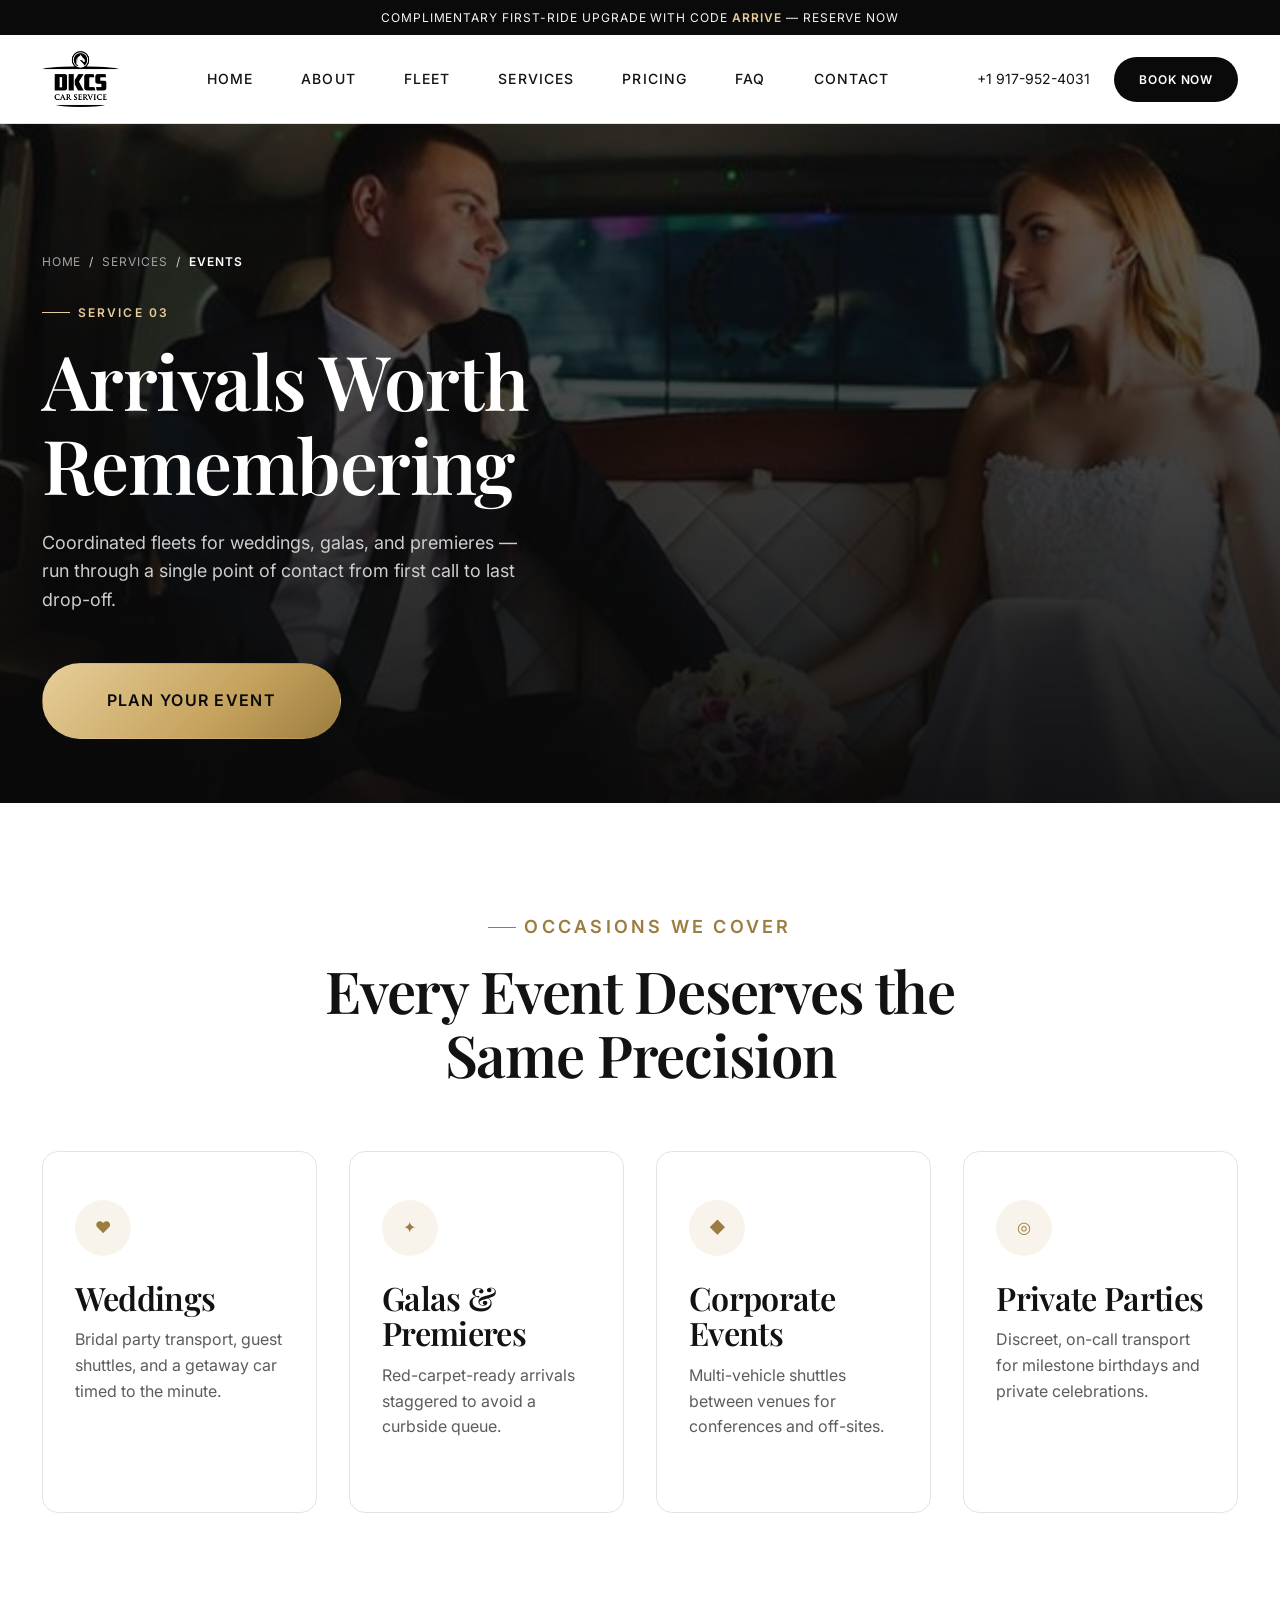
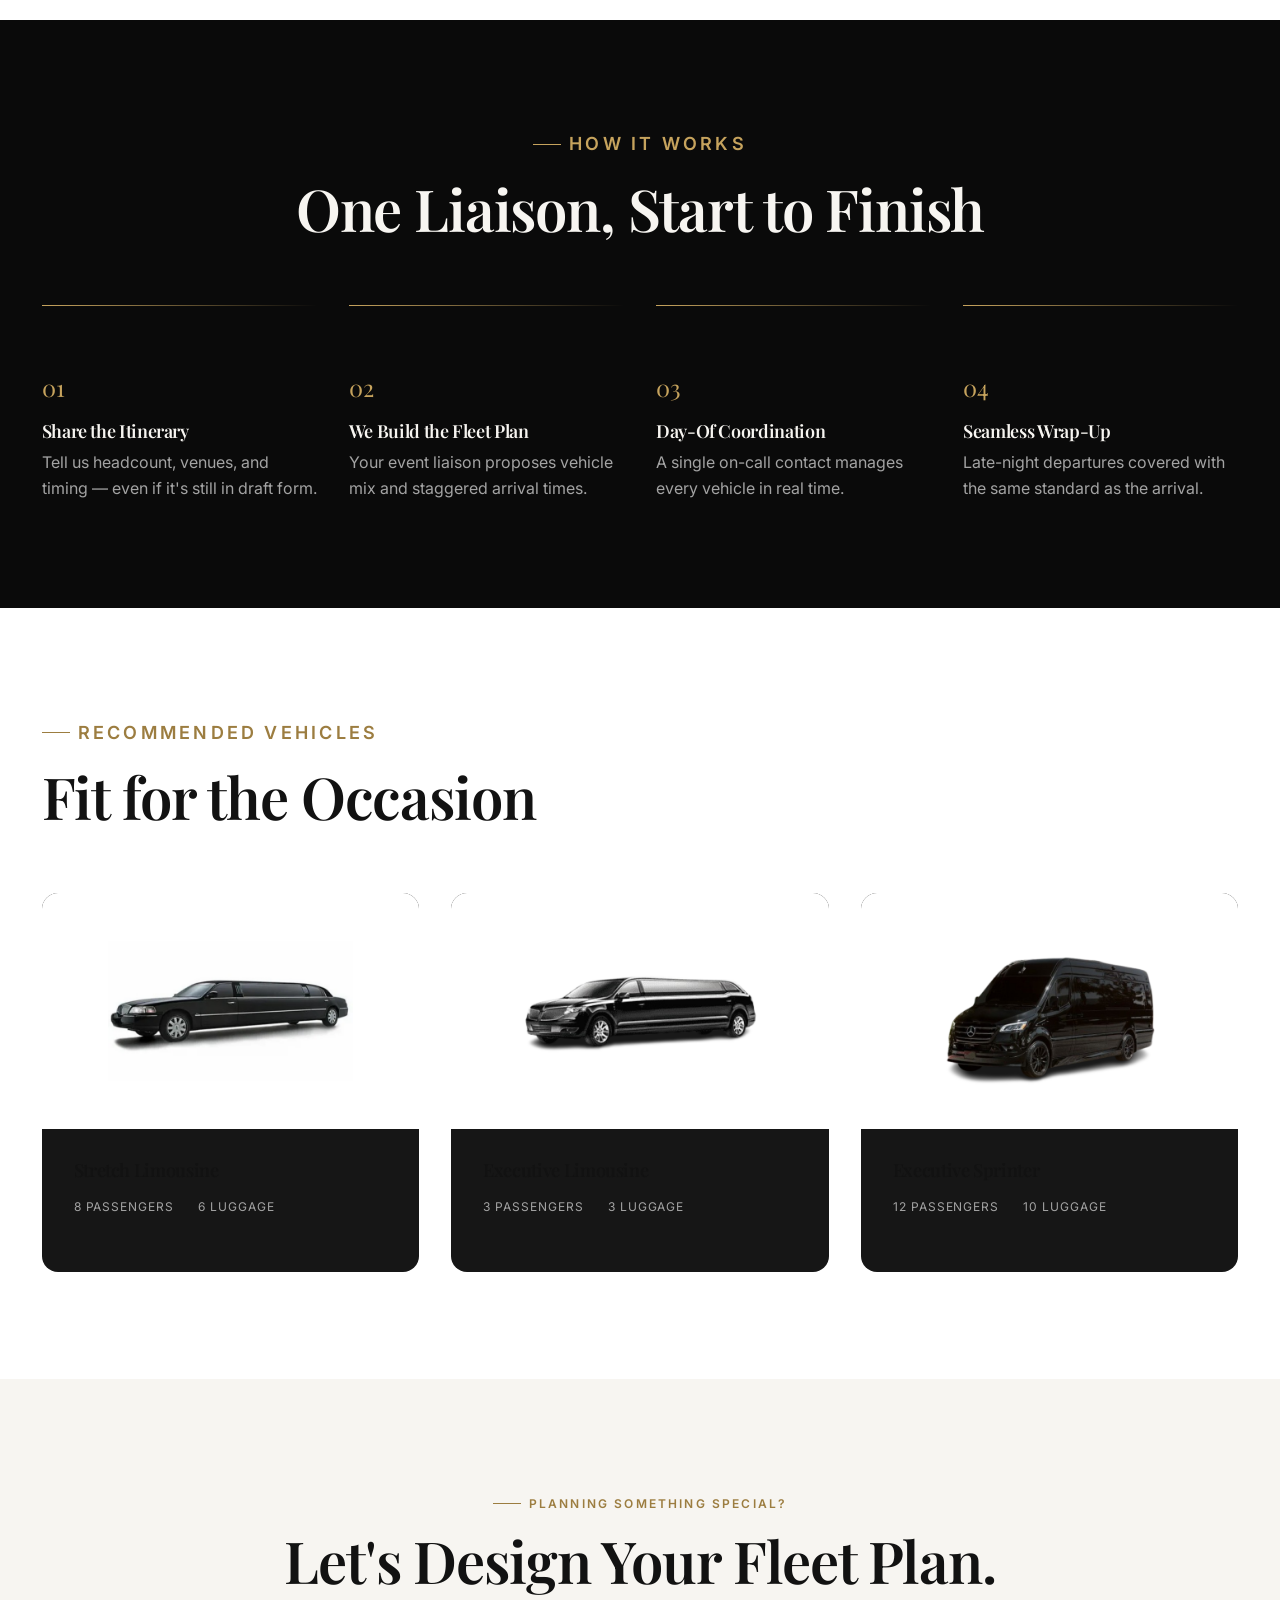
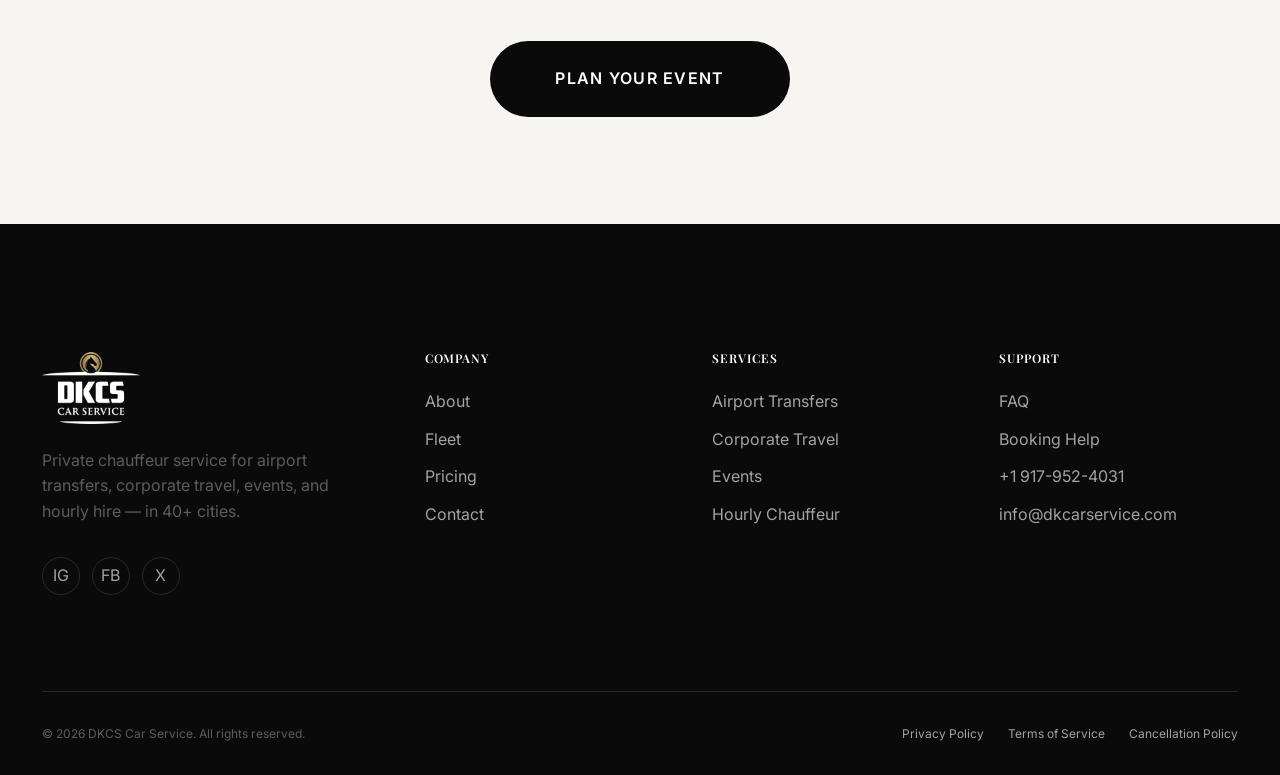
<file: events.html>
<!DOCTYPE html>
<html lang="en">
<head>
  <meta charset="UTF-8" />
  <meta name="viewport" content="width=device-width, initial-scale=1.0" />
  <title>Events — DKCS Car Service</title>
  <meta name="description" content="Coordinated multi-vehicle fleets for weddings, galas, premieres, and private parties — run through a single DKCS Car Service point of contact." />
  <link rel="canonical" href="events.html" />

  <link rel="icon" type="image/png" sizes="32x32" href="assets/img/logo/favicon-32.png" />
  <link rel="icon" type="image/png" sizes="512x512" href="assets/img/logo/favicon-512.png" />
  <link rel="apple-touch-icon" sizes="180x180" href="assets/img/logo/favicon-180.png" />
  <meta name="theme-color" content="#101010" />

  <link rel="preconnect" href="https://fonts.googleapis.com" />
  <link rel="preconnect" href="https://fonts.gstatic.com" crossorigin />
  <link href="https://fonts.googleapis.com/css2?family=Playfair+Display:wght@500;600;700&family=Inter:wght@400;500;600;700&display=swap" rel="stylesheet" />

  <link rel="stylesheet" href="assets/css/variables.css" />
  <link rel="stylesheet" href="assets/css/base.css" />
  <link rel="stylesheet" href="assets/css/components.css" />
  <link rel="stylesheet" href="assets/css/animations.css" />
</head>
<body>
  <a class="skip-link" href="#main">Skip to content</a>

  <div class="announcement-bar" role="note">
    Complimentary first-ride upgrade with code <strong>ARRIVE</strong> — <a href="contact.html">Reserve now</a>
  </div>

  <header class="site-header">
    <nav class="nav container" aria-label="Primary">
      <a href="index.html" class="nav__logo"><img src="assets/img/logo/dkcs-logo-dark.png" alt="DKCS Car Service" width="300" height="216" /></a>
      <button class="nav__toggle" aria-expanded="false" aria-controls="nav-links" aria-label="Toggle navigation menu">
        <span></span><span></span><span></span>
      </button>
      <div class="nav__links" id="nav-links">
        <a href="index.html">Home</a>
        <a href="about.html">About</a>
        <a href="fleet.html">Fleet</a>
        <a href="services.html">Services</a>
        <a href="pricing.html">Pricing</a>
        <a href="faq.html">FAQ</a>
        <a href="contact.html">Contact</a>
        <div class="nav__links-extra">
          <a href="tel:+19179524031">+1 917-952-4031</a>
          <a href="contact.html" class="btn btn--primary">Book Now</a>
        </div>
      </div>
      <div class="nav__actions">
        <a href="tel:+19179524031" class="fs-sm">+1 917-952-4031</a>
        <a href="contact.html" class="btn btn--dark btn--sm">Book Now</a>
      </div>
    </nav>
  </header>

  <main id="main">
    <section style="position:relative; min-height:56vh; display:flex; align-items:flex-end; overflow:hidden; background:var(--black);">
      <div style="position:absolute; inset:0;">
        <img src="assets/img/scenes/wedding-limo-interior.png" alt="Bride and groom seated in the rear of a stretch limousine" data-parallax="0.15" style="width:100%; height:132%; object-fit:cover; opacity:0.6;" />
        <div style="position:absolute; inset:0; background:linear-gradient(180deg, rgba(10,10,10,0.35) 0%, rgba(10,10,10,0.9) 100%);"></div>
      </div>
      <div class="container" style="position:relative; z-index:1; padding-top:var(--space-10); padding-bottom:var(--space-8); color:var(--white);">
        <nav class="breadcrumb" aria-label="Breadcrumb" style="color:var(--gray-400); margin-bottom:var(--space-5);">
          <a href="index.html" style="color:var(--gray-400);">Home</a>
          <span class="breadcrumb__sep">/</span>
          <a href="services.html" style="color:var(--gray-400);">Services</a>
          <span class="breadcrumb__sep">/</span>
          <span class="breadcrumb__current" style="color:var(--white);">Events</span>
        </nav>
        <p class="eyebrow" style="color:var(--gold-light);">Service 03</p>
        <h1 style="color:var(--white); max-width:18ch;">Arrivals Worth Remembering</h1>
        <p style="color:var(--gray-300); font-size:var(--fs-lg); max-width:44ch; margin-top:var(--space-5);">Coordinated fleets for weddings, galas, and premieres — run through a single point of contact from first call to last drop-off.</p>
        <a href="contact.html" class="btn btn--primary btn--lg" style="margin-top:var(--space-7);">Plan Your Event</a>
      </div>
    </section>

    <!-- ================= EVENT TYPES ================= -->
    <section class="section" aria-labelledby="types-heading">
      <div class="container">
        <div class="section-header section-header--center" data-reveal>
          <p class="eyebrow">Occasions We Cover</p>
          <h2 id="types-heading">Every Event Deserves the Same Precision</h2>
        </div>
        <div class="grid grid--4">
          <div class="service-card" data-reveal data-reveal-delay="1">
            <div class="service-card__icon" aria-hidden="true">♥</div>
            <h3>Weddings</h3>
            <p>Bridal party transport, guest shuttles, and a getaway car timed to the minute.</p>
          </div>
          <div class="service-card" data-reveal data-reveal-delay="2">
            <div class="service-card__icon" aria-hidden="true">✦</div>
            <h3>Galas &amp; Premieres</h3>
            <p>Red-carpet-ready arrivals staggered to avoid a curbside queue.</p>
          </div>
          <div class="service-card" data-reveal data-reveal-delay="3">
            <div class="service-card__icon" aria-hidden="true">◆</div>
            <h3>Corporate Events</h3>
            <p>Multi-vehicle shuttles between venues for conferences and off-sites.</p>
          </div>
          <div class="service-card" data-reveal data-reveal-delay="4">
            <div class="service-card__icon" aria-hidden="true">◎</div>
            <h3>Private Parties</h3>
            <p>Discreet, on-call transport for milestone birthdays and private celebrations.</p>
          </div>
        </div>
      </div>
    </section>

    <!-- ================= HOW IT WORKS ================= -->
    <section class="section section--dark" aria-labelledby="how-heading">
      <div class="container">
        <div class="section-header section-header--center" data-reveal>
          <p class="eyebrow">How It Works</p>
          <h2 id="how-heading">One Liaison, Start to Finish</h2>
        </div>
        <div class="timeline">
          <div class="timeline__step" data-reveal data-reveal-delay="1">
            <h3 style="font-size:var(--fs-lg); margin-bottom:var(--space-2);">Share the Itinerary</h3>
            <p>Tell us headcount, venues, and timing — even if it's still in draft form.</p>
          </div>
          <div class="timeline__step" data-reveal data-reveal-delay="2">
            <h3 style="font-size:var(--fs-lg); margin-bottom:var(--space-2);">We Build the Fleet Plan</h3>
            <p>Your event liaison proposes vehicle mix and staggered arrival times.</p>
          </div>
          <div class="timeline__step" data-reveal data-reveal-delay="3">
            <h3 style="font-size:var(--fs-lg); margin-bottom:var(--space-2);">Day-Of Coordination</h3>
            <p>A single on-call contact manages every vehicle in real time.</p>
          </div>
          <div class="timeline__step" data-reveal data-reveal-delay="4">
            <h3 style="font-size:var(--fs-lg); margin-bottom:var(--space-2);">Seamless Wrap-Up</h3>
            <p>Late-night departures covered with the same standard as the arrival.</p>
          </div>
        </div>
      </div>
    </section>

    <!-- ================= RECOMMENDED FLEET ================= -->
    <section class="section" aria-labelledby="fleet-heading">
      <div class="container">
        <div class="section-header" data-reveal>
          <p class="eyebrow">Recommended Vehicles</p>
          <h2 id="fleet-heading">Fit for the Occasion</h2>
        </div>
        <div class="grid grid--3">
          <article class="fleet-card" data-reveal data-reveal-delay="1">
            <div class="fleet-card__media fleet-card__media--vehicle"><img src="assets/img/fleet/suv-stretch-limo.png" alt="Black Lincoln Navigator SUV stretch limousine" loading="lazy" /></div>
            <div class="fleet-card__body">
              <h3 style="font-size:var(--fs-lg);">Stretch Limousine</h3>
              <div class="fleet-card__meta"><span>8 Passengers</span><span>6 Luggage</span></div>
            </div>
          </article>
          <article class="fleet-card" data-reveal data-reveal-delay="2">
            <div class="fleet-card__media fleet-card__media--vehicle"><img src="assets/img/fleet/stretch-limo.png" alt="Black Lincoln MKT stretch executive limousine" loading="lazy" /></div>
            <div class="fleet-card__body">
              <h3 style="font-size:var(--fs-lg);">Executive Limousine</h3>
              <div class="fleet-card__meta"><span>3 Passengers</span><span>3 Luggage</span></div>
            </div>
          </article>
          <article class="fleet-card" data-reveal data-reveal-delay="3">
            <div class="fleet-card__media fleet-card__media--vehicle"><img src="assets/img/fleet/sprinter-van.png" alt="Black Mercedes-Benz Sprinter executive van" loading="lazy" /></div>
            <div class="fleet-card__body">
              <h3 style="font-size:var(--fs-lg);">Executive Sprinter</h3>
              <div class="fleet-card__meta"><span>12 Passengers</span><span>10 Luggage</span></div>
            </div>
          </article>
        </div>
      </div>
    </section>

    <section class="section section--alt text-center" aria-labelledby="cta-heading">
      <div class="container container--narrow">
        <p class="eyebrow" style="justify-content:center;" data-reveal>Planning Something Special?</p>
        <h2 id="cta-heading" data-reveal>Let's Design Your Fleet Plan.</h2>
        <div data-reveal style="margin-top:var(--space-7);">
          <a href="contact.html" class="btn btn--dark btn--lg">Plan Your Event</a>
        </div>
      </div>
    </section>
  </main>

  <footer class="site-footer">
    <div class="container">
      <div class="footer__top">
        <div class="footer__brand">
          <a href="index.html" class="nav__logo"><img src="assets/img/logo/dkcs-logo-light.png" alt="DKCS Car Service" width="294" height="216" /></a>
          <p>Private chauffeur service for airport transfers, corporate travel, events, and hourly hire — in 40+ cities.</p>
          <div class="footer__social">
            <a href="#" aria-label="DKCS Car Service on Instagram">IG</a>
            <a href="#" aria-label="DKCS Car Service on Facebook">FB</a>
            <a href="#" aria-label="DKCS Car Service on X">X</a>
          </div>
        </div>
        <div>
          <h3 class="footer__heading">Company</h3>
          <div class="footer__links">
            <a href="about.html">About</a>
            <a href="fleet.html">Fleet</a>
            <a href="pricing.html">Pricing</a>
            <a href="contact.html">Contact</a>
          </div>
        </div>
        <div>
          <h3 class="footer__heading">Services</h3>
          <div class="footer__links">
            <a href="airport-transfers.html">Airport Transfers</a>
            <a href="corporate-travel.html">Corporate Travel</a>
            <a href="events.html" aria-current="page">Events</a>
            <a href="hourly-chauffeur.html">Hourly Chauffeur</a>
          </div>
        </div>
        <div>
          <h3 class="footer__heading">Support</h3>
          <div class="footer__links">
            <a href="faq.html">FAQ</a>
            <a href="contact.html">Booking Help</a>
            <a href="tel:+19179524031">+1 917-952-4031</a>
            <a href="mailto:info@dkcarservice.com">info@dkcarservice.com</a>
          </div>
        </div>
      </div>
      <div class="footer__bottom">
        <p>&copy; <span id="current-year">2026</span> DKCS Car Service. All rights reserved.</p>
        <div class="footer__legal">
          <a href="#">Privacy Policy</a>
          <a href="#">Terms of Service</a>
          <a href="#">Cancellation Policy</a>
        </div>
      </div>
    </div>
  </footer>

  <div class="mobile-cta-bar">
    <a href="contact.html" class="btn btn--primary">Book Now</a>
  </div>

  <script src="assets/js/main.js" defer></script>
  <script src="assets/js/animations.js" defer></script>
  <script src="assets/js/components.js" defer></script>
</body>
</html>
</file>
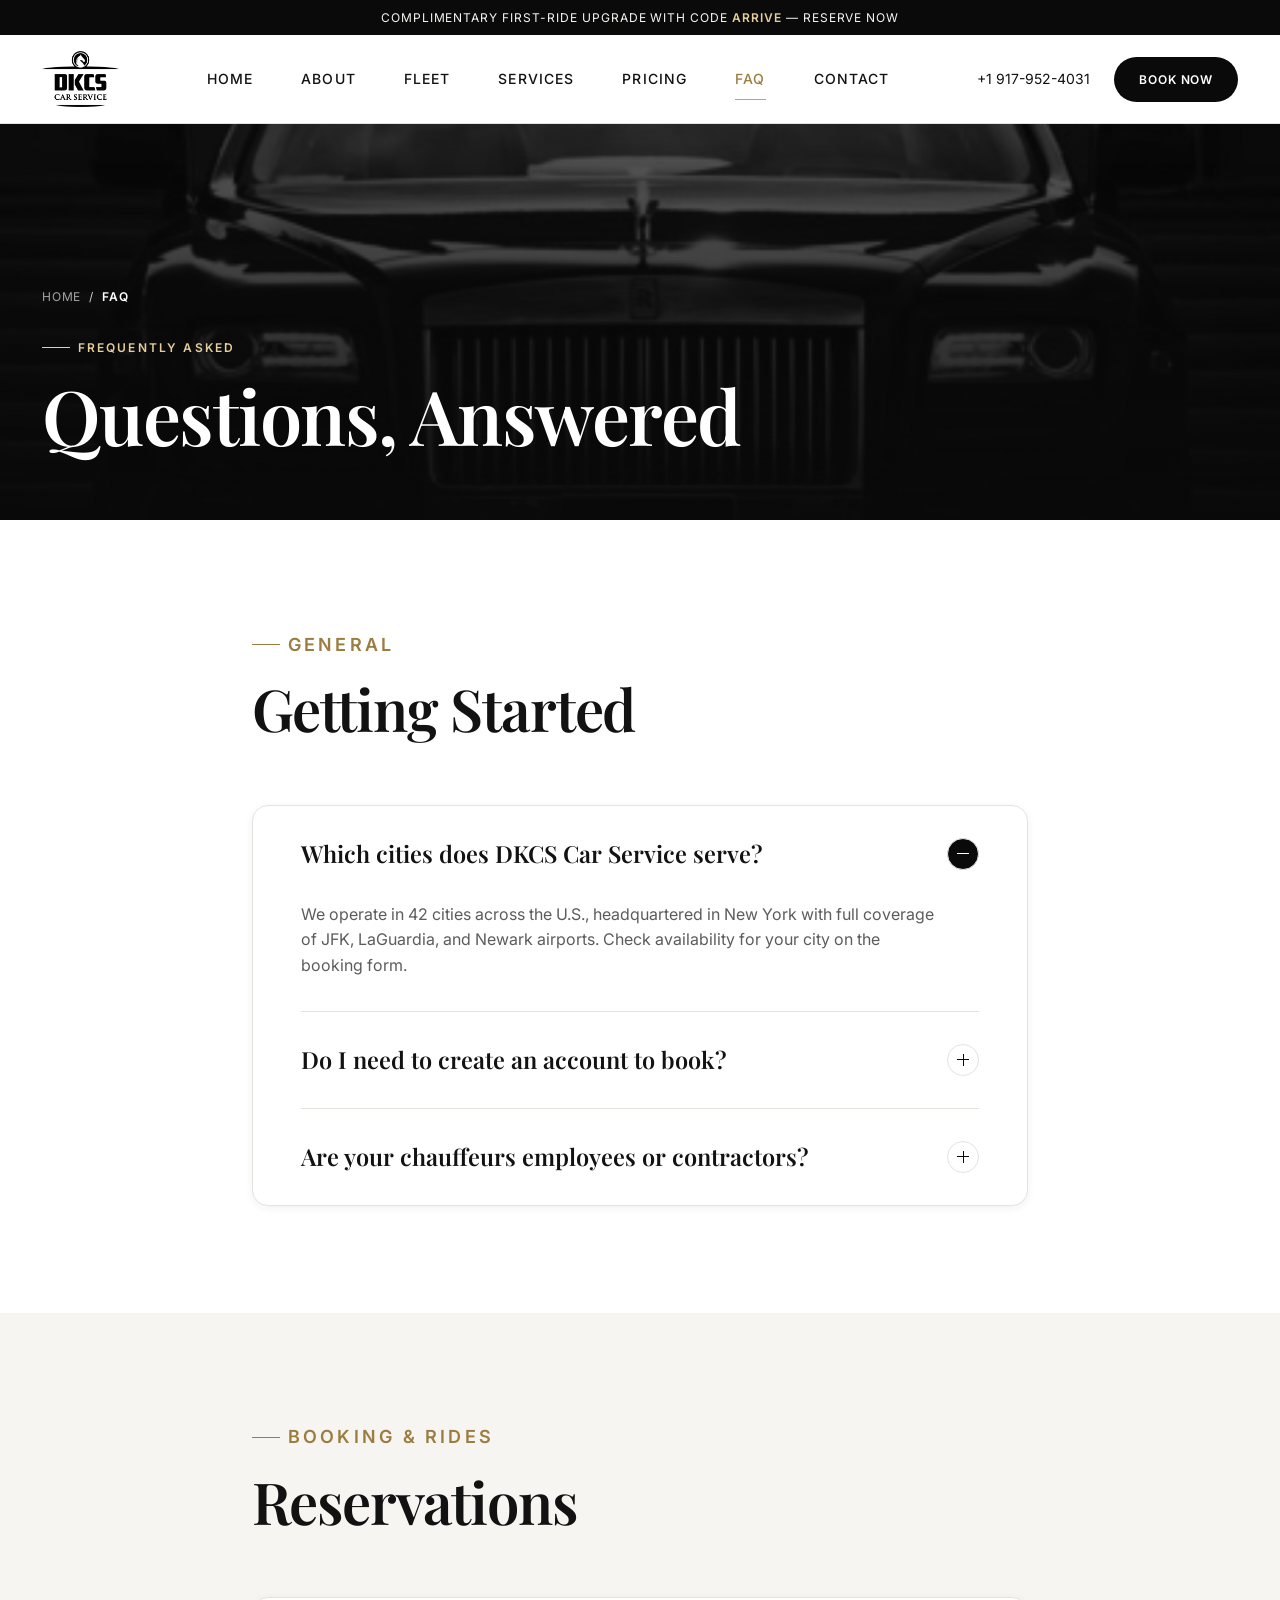
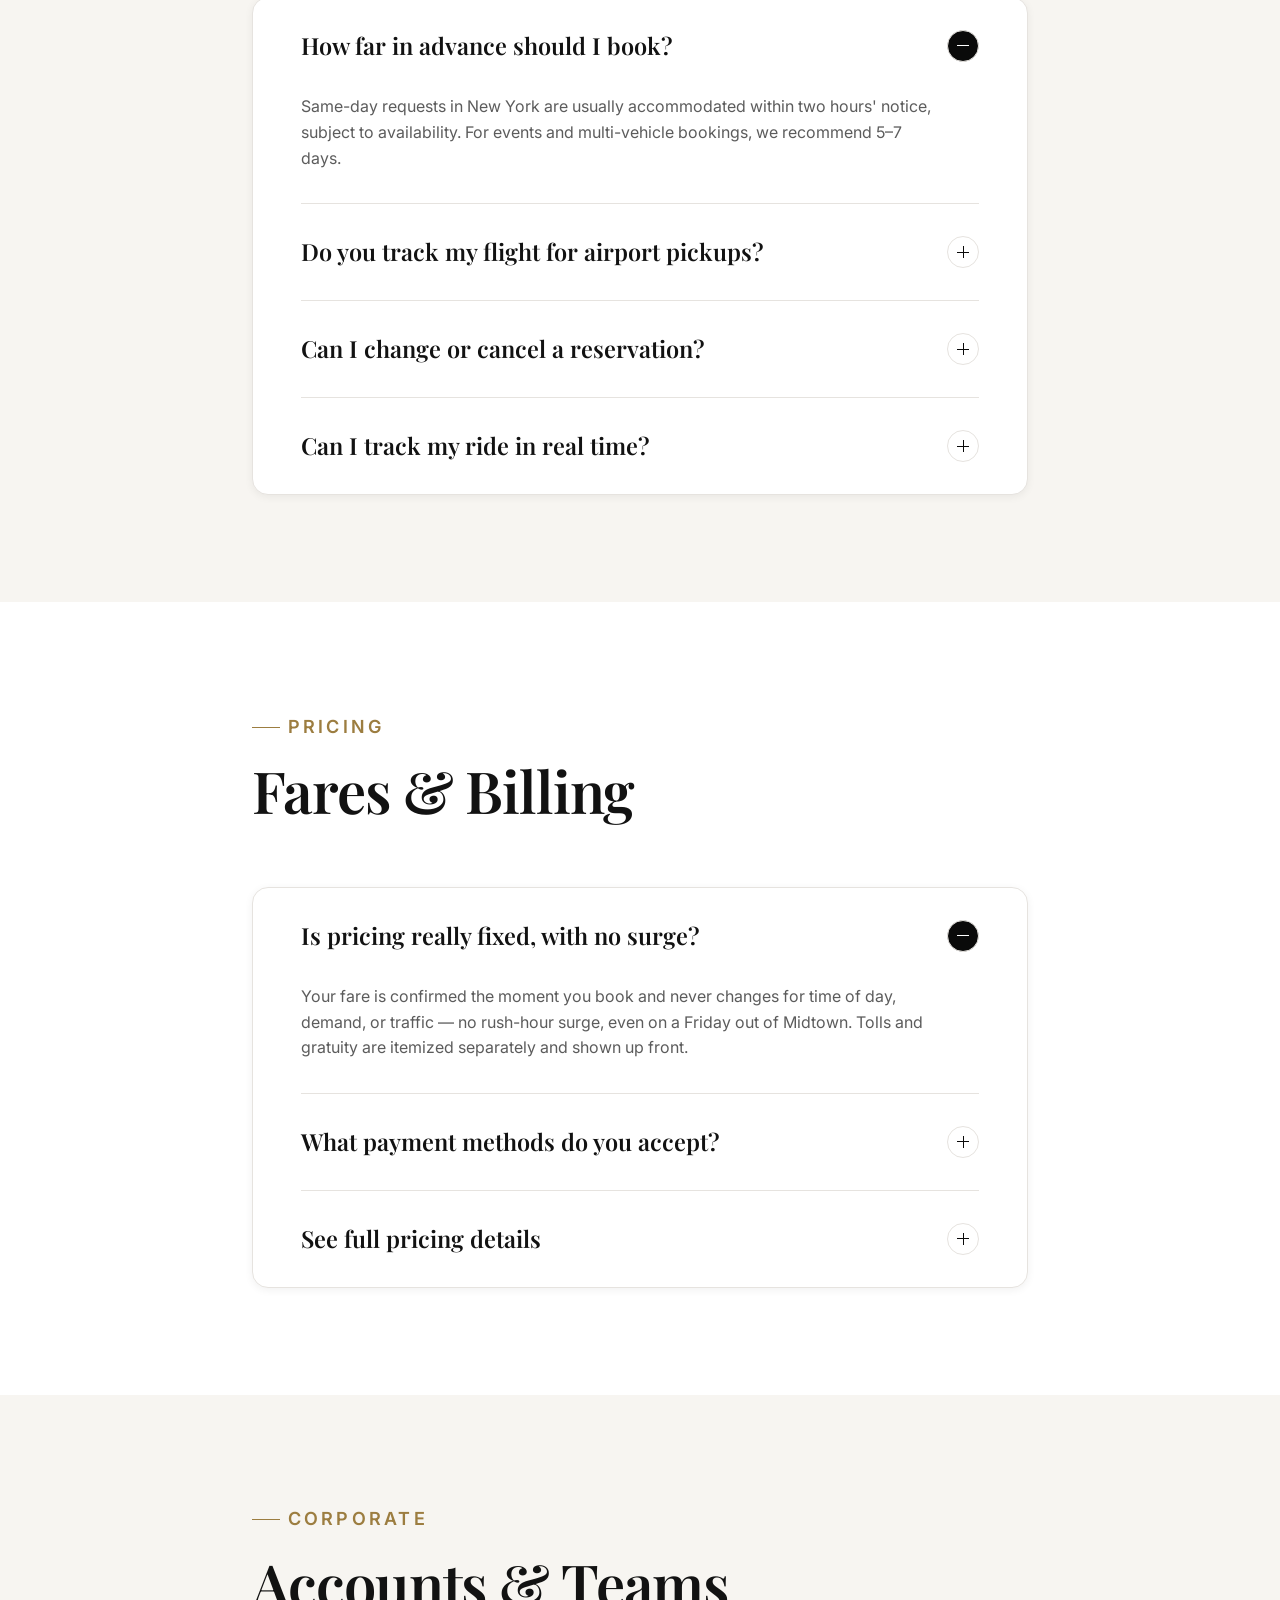
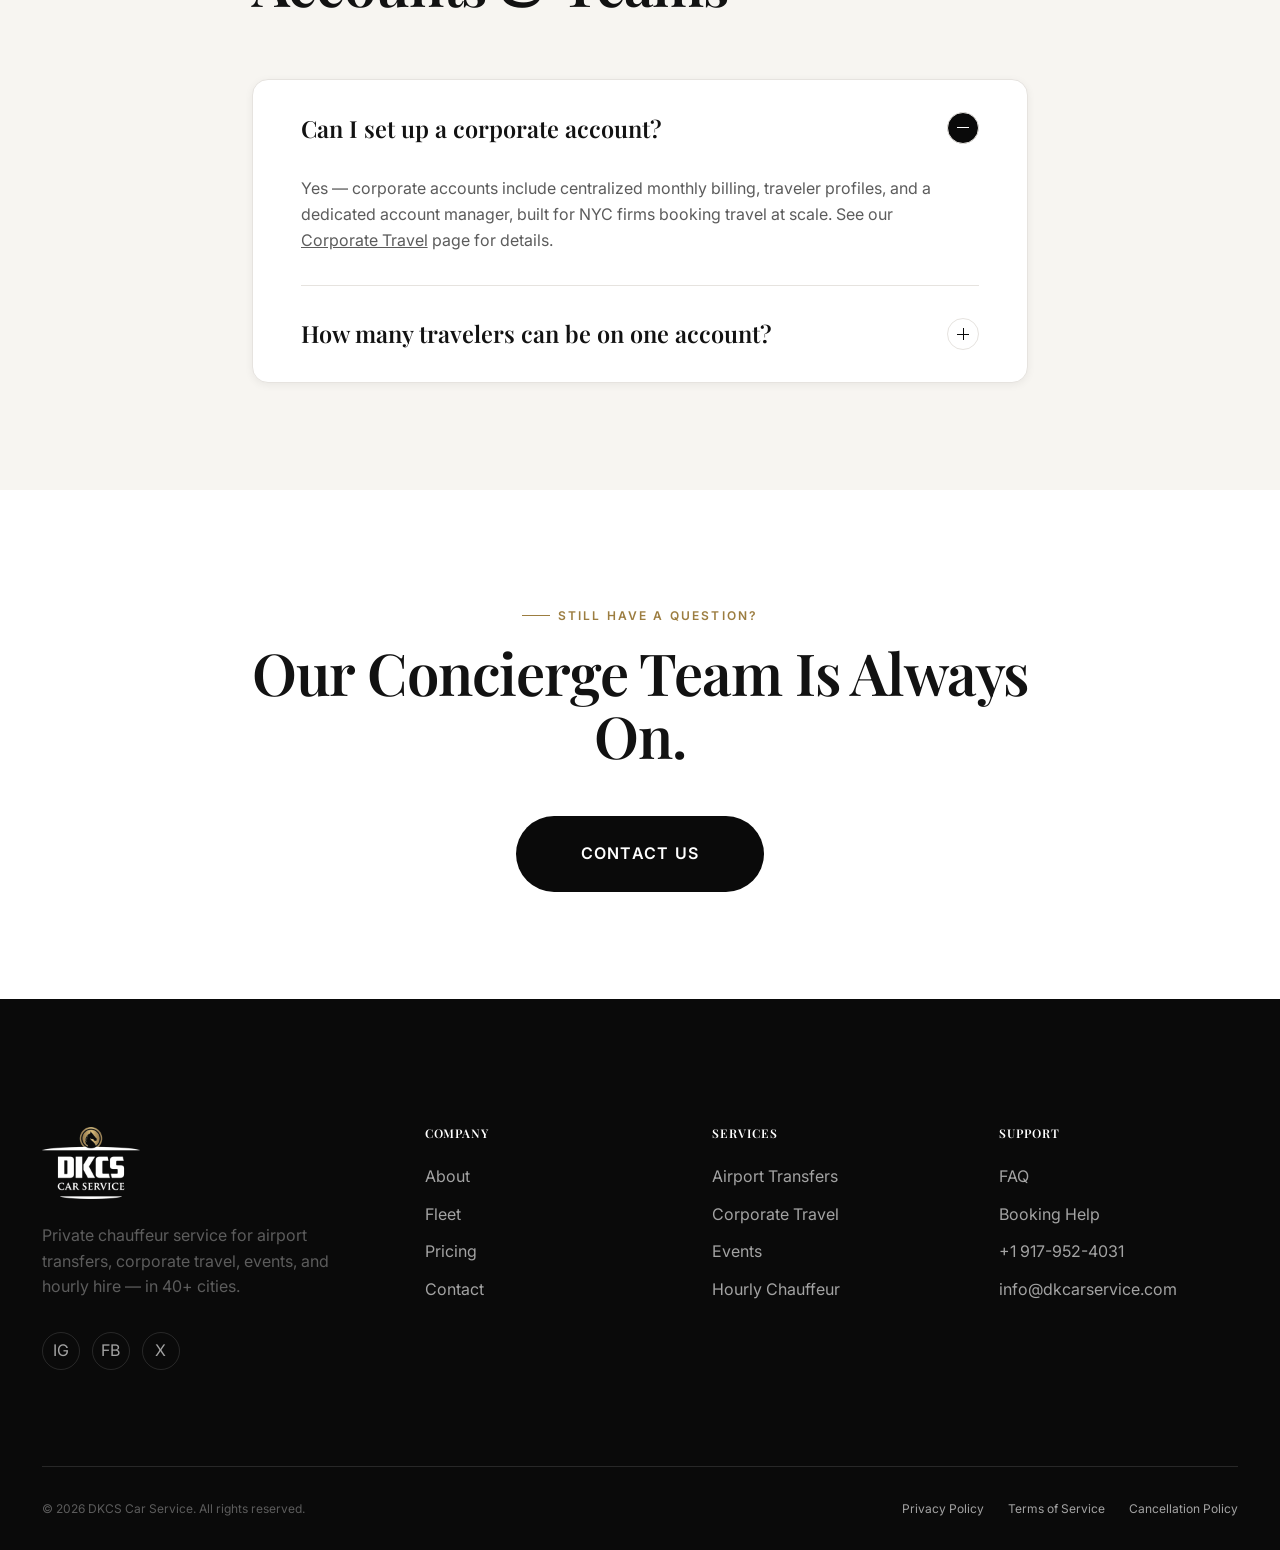
<file: faq.html>
<!DOCTYPE html>
<html lang="en">
<head>
  <meta charset="UTF-8" />
  <meta name="viewport" content="width=device-width, initial-scale=1.0" />
  <title>FAQ | NYC Chauffeur & Limo Hire Questions — DKCS Car Service</title>
  <meta name="description" content="Answers on booking, pricing, airport pickups, and corporate accounts for DKCS Car Service's NYC chauffeur and limo service. Fixed fares, flight tracking, 24/7 concierge." />
  <link rel="canonical" href="https://prestigeride.vercel.app/faq.html" />

  <link rel="icon" type="image/png" sizes="32x32" href="assets/img/logo/favicon-32.png" />
  <link rel="icon" type="image/png" sizes="512x512" href="assets/img/logo/favicon-512.png" />
  <link rel="apple-touch-icon" sizes="180x180" href="assets/img/logo/favicon-180.png" />
  <meta name="theme-color" content="#101010" />

  <link rel="preconnect" href="https://fonts.googleapis.com" />
  <link rel="preconnect" href="https://fonts.gstatic.com" crossorigin />
  <link href="https://fonts.googleapis.com/css2?family=Playfair+Display:wght@500;600;700&family=Inter:wght@400;500;600;700&display=swap" rel="stylesheet" />

  <link rel="stylesheet" href="assets/css/variables.css" />
  <link rel="stylesheet" href="assets/css/base.css" />
  <link rel="stylesheet" href="assets/css/components.css" />
  <link rel="stylesheet" href="assets/css/animations.css" />

  <script type="application/ld+json">
  {
    "@context": "https://schema.org",
    "@type": "FAQPage",
    "mainEntity": [
      {"@type":"Question","name":"Which cities does DKCS Car Service serve?","acceptedAnswer":{"@type":"Answer","text":"We operate in 42 cities across the U.S., headquartered in New York with full coverage of JFK, LaGuardia, and Newark airports."}},
      {"@type":"Question","name":"Do I need to create an account to book?","acceptedAnswer":{"@type":"Answer","text":"No — you can book as a guest in under two minutes. Creating an account saves your details and ride history for next time."}},
      {"@type":"Question","name":"Are your chauffeurs employees or contractors?","acceptedAnswer":{"@type":"Answer","text":"Every DKCS Car Service chauffeur completes the same background check and in-house training program before their first reservation."}},
      {"@type":"Question","name":"How far in advance should I book?","acceptedAnswer":{"@type":"Answer","text":"Same-day requests in New York are usually accommodated within two hours' notice. For events and multi-vehicle bookings, we recommend 5–7 days."}},
      {"@type":"Question","name":"Do you track my flight for airport pickups?","acceptedAnswer":{"@type":"Answer","text":"Yes — every airport transfer is linked to your flight number. Your chauffeur waits complimentary for the first 60 minutes after landing at JFK, LGA, or EWR."}},
      {"@type":"Question","name":"Can I change or cancel a reservation?","acceptedAnswer":{"@type":"Answer","text":"Yes, free of charge up to 3 hours before pickup. Cancellations inside that window are subject to our standard cancellation policy."}},
      {"@type":"Question","name":"Can I track my ride in real time?","acceptedAnswer":{"@type":"Answer","text":"Yes — every confirmed booking includes a live tracking link showing your chauffeur's location and estimated arrival."}},
      {"@type":"Question","name":"Is pricing really fixed, with no surge?","acceptedAnswer":{"@type":"Answer","text":"Your fare is confirmed at booking and never changes for time of day, demand, or traffic. Tolls and gratuity are itemized separately and shown up front."}},
      {"@type":"Question","name":"What payment methods do you accept?","acceptedAnswer":{"@type":"Answer","text":"All major credit cards, corporate purchase cards, and monthly invoicing for approved corporate accounts."}},
      {"@type":"Question","name":"Can I set up a corporate account?","acceptedAnswer":{"@type":"Answer","text":"Yes — corporate accounts include centralized monthly billing, traveler profiles, and a dedicated account manager."}},
      {"@type":"Question","name":"How many travelers can be on one account?","acceptedAnswer":{"@type":"Answer","text":"There's no cap — accounts scale from a single frequent traveler to enterprise-wide programs with hundreds of employees."}}
    ]
  }
  </script>
</head>
<body>
  <a class="skip-link" href="#main">Skip to content</a>

  <div class="announcement-bar" role="note">
    Complimentary first-ride upgrade with code <strong>ARRIVE</strong> — <a href="contact.html">Reserve now</a>
  </div>

  <header class="site-header">
    <nav class="nav container" aria-label="Primary">
      <a href="index.html" class="nav__logo"><img src="assets/img/logo/dkcs-logo-dark.png" alt="DKCS Car Service" width="300" height="216" /></a>
      <button class="nav__toggle" aria-expanded="false" aria-controls="nav-links" aria-label="Toggle navigation menu">
        <span></span><span></span><span></span>
      </button>
      <div class="nav__links" id="nav-links">
        <a href="index.html">Home</a>
        <a href="about.html">About</a>
        <a href="fleet.html">Fleet</a>
        <a href="services.html">Services</a>
        <a href="pricing.html">Pricing</a>
        <a href="faq.html" aria-current="page">FAQ</a>
        <a href="contact.html">Contact</a>
        <div class="nav__links-extra">
          <a href="tel:+19179524031">+1 917-952-4031</a>
          <a href="contact.html" class="btn btn--primary">Book Now</a>
        </div>
      </div>
      <div class="nav__actions">
        <a href="tel:+19179524031" class="fs-sm">+1 917-952-4031</a>
        <a href="contact.html" class="btn btn--dark btn--sm">Book Now</a>
      </div>
    </nav>
  </header>

  <main id="main">
    <section style="position:relative; min-height:44vh; display:flex; align-items:flex-end; overflow:hidden; background:var(--black);">
      <div style="position:absolute; inset:0;">
        <img src="assets/img/scenes/black-on-black.jpeg" alt="Front detail of a black luxury sedan at night" data-parallax="0.15" style="width:100%; height:132%; object-fit:cover; opacity:0.5;" />
        <div style="position:absolute; inset:0; background:linear-gradient(180deg, rgba(10,10,10,0.35) 0%, rgba(10,10,10,0.9) 100%);"></div>
      </div>
      <div class="container" style="position:relative; z-index:1; padding-top:var(--space-10); padding-bottom:var(--space-8); color:var(--white);">
        <nav class="breadcrumb" aria-label="Breadcrumb" style="color:var(--gray-400); margin-bottom:var(--space-5);">
          <a href="index.html" style="color:var(--gray-400);">Home</a>
          <span class="breadcrumb__sep">/</span>
          <span class="breadcrumb__current" style="color:var(--white);">FAQ</span>
        </nav>
        <p class="eyebrow" style="color:var(--gold-light);">Frequently Asked</p>
        <h1 style="color:var(--white); max-width:16ch;">Questions, Answered</h1>
      </div>
    </section>

    <!-- ================= GENERAL ================= -->
    <section class="section" aria-labelledby="general-heading">
      <div class="container container--narrow">
        <div class="section-header" data-reveal>
          <p class="eyebrow">General</p>
          <h2 id="general-heading">Getting Started</h2>
        </div>
        <div class="accordion" data-reveal>
          <div class="accordion-item">
            <h3><button class="accordion-item__trigger" aria-expanded="true" aria-controls="g-1" id="gt-1">Which cities does DKCS Car Service serve?<span class="accordion-item__icon" aria-hidden="true"></span></button></h3>
            <div class="accordion-item__panel" id="g-1" data-open="true" role="region" aria-labelledby="gt-1"><div class="accordion-item__panel-inner"><p>We operate in 42 cities across the U.S., headquartered in New York with full coverage of JFK, LaGuardia, and Newark airports. Check availability for your city on the booking form.</p></div></div>
          </div>
          <div class="accordion-item">
            <h3><button class="accordion-item__trigger" aria-expanded="false" aria-controls="g-2" id="gt-2">Do I need to create an account to book?<span class="accordion-item__icon" aria-hidden="true"></span></button></h3>
            <div class="accordion-item__panel" id="g-2" data-open="false" role="region" aria-labelledby="gt-2"><div class="accordion-item__panel-inner"><p>No — you can book as a guest in under two minutes. Creating an account simply saves your details and ride history for next time.</p></div></div>
          </div>
          <div class="accordion-item">
            <h3><button class="accordion-item__trigger" aria-expanded="false" aria-controls="g-3" id="gt-3">Are your chauffeurs employees or contractors?<span class="accordion-item__icon" aria-hidden="true"></span></button></h3>
            <div class="accordion-item__panel" id="g-3" data-open="false" role="region" aria-labelledby="gt-3"><div class="accordion-item__panel-inner"><p>Every DKCS Car Service chauffeur completes the same background check and in-house training program, regardless of employment classification, before their first reservation — and every one knows NYC streets, not just GPS.</p></div></div>
          </div>
        </div>
      </div>
    </section>

    <!-- ================= BOOKING ================= -->
    <section class="section section--alt" aria-labelledby="booking-heading">
      <div class="container container--narrow">
        <div class="section-header" data-reveal>
          <p class="eyebrow">Booking &amp; Rides</p>
          <h2 id="booking-heading">Reservations</h2>
        </div>
        <div class="accordion" data-reveal>
          <div class="accordion-item">
            <h3><button class="accordion-item__trigger" aria-expanded="true" aria-controls="b-1" id="bt-1">How far in advance should I book?<span class="accordion-item__icon" aria-hidden="true"></span></button></h3>
            <div class="accordion-item__panel" id="b-1" data-open="true" role="region" aria-labelledby="bt-1"><div class="accordion-item__panel-inner"><p>Same-day requests in New York are usually accommodated within two hours' notice, subject to availability. For events and multi-vehicle bookings, we recommend 5–7 days.</p></div></div>
          </div>
          <div class="accordion-item">
            <h3><button class="accordion-item__trigger" aria-expanded="false" aria-controls="b-2" id="bt-2">Do you track my flight for airport pickups?<span class="accordion-item__icon" aria-hidden="true"></span></button></h3>
            <div class="accordion-item__panel" id="b-2" data-open="false" role="region" aria-labelledby="bt-2"><div class="accordion-item__panel-inner"><p>Yes — every airport transfer is linked to your flight number. Your chauffeur adjusts for delays automatically and waits complimentary for the first 60 minutes after landing at JFK, LGA, or EWR.</p></div></div>
          </div>
          <div class="accordion-item">
            <h3><button class="accordion-item__trigger" aria-expanded="false" aria-controls="b-3" id="bt-3">Can I change or cancel a reservation?<span class="accordion-item__icon" aria-hidden="true"></span></button></h3>
            <div class="accordion-item__panel" id="b-3" data-open="false" role="region" aria-labelledby="bt-3"><div class="accordion-item__panel-inner"><p>Yes, free of charge up to 3 hours before pickup. Cancellations inside that window are subject to our standard cancellation policy.</p></div></div>
          </div>
          <div class="accordion-item">
            <h3><button class="accordion-item__trigger" aria-expanded="false" aria-controls="b-4" id="bt-4">Can I track my ride in real time?<span class="accordion-item__icon" aria-hidden="true"></span></button></h3>
            <div class="accordion-item__panel" id="b-4" data-open="false" role="region" aria-labelledby="bt-4"><div class="accordion-item__panel-inner"><p>Yes — every confirmed booking includes a live tracking link showing your chauffeur's location and estimated arrival, useful when you're watching Manhattan traffic.</p></div></div>
          </div>
        </div>
      </div>
    </section>

    <!-- ================= PRICING ================= -->
    <section class="section" aria-labelledby="pricing-heading">
      <div class="container container--narrow">
        <div class="section-header" data-reveal>
          <p class="eyebrow">Pricing</p>
          <h2 id="pricing-heading">Fares &amp; Billing</h2>
        </div>
        <div class="accordion" data-reveal>
          <div class="accordion-item">
            <h3><button class="accordion-item__trigger" aria-expanded="true" aria-controls="p-1" id="pt-1">Is pricing really fixed, with no surge?<span class="accordion-item__icon" aria-hidden="true"></span></button></h3>
            <div class="accordion-item__panel" id="p-1" data-open="true" role="region" aria-labelledby="pt-1"><div class="accordion-item__panel-inner"><p>Your fare is confirmed the moment you book and never changes for time of day, demand, or traffic — no rush-hour surge, even on a Friday out of Midtown. Tolls and gratuity are itemized separately and shown up front.</p></div></div>
          </div>
          <div class="accordion-item">
            <h3><button class="accordion-item__trigger" aria-expanded="false" aria-controls="p-2" id="pt-2">What payment methods do you accept?<span class="accordion-item__icon" aria-hidden="true"></span></button></h3>
            <div class="accordion-item__panel" id="p-2" data-open="false" role="region" aria-labelledby="pt-2"><div class="accordion-item__panel-inner"><p>All major credit cards, corporate purchase cards, and monthly invoicing for approved corporate accounts.</p></div></div>
          </div>
          <div class="accordion-item">
            <h3><button class="accordion-item__trigger" aria-expanded="false" aria-controls="p-3" id="pt-3">See full pricing details<span class="accordion-item__icon" aria-hidden="true"></span></button></h3>
            <div class="accordion-item__panel" id="p-3" data-open="false" role="region" aria-labelledby="pt-3"><div class="accordion-item__panel-inner"><p>Visit our <a href="pricing.html" style="text-decoration:underline;">Pricing</a> page for a full breakdown by vehicle class.</p></div></div>
          </div>
        </div>
      </div>
    </section>

    <!-- ================= CORPORATE ================= -->
    <section class="section section--alt" aria-labelledby="corp-heading">
      <div class="container container--narrow">
        <div class="section-header" data-reveal>
          <p class="eyebrow">Corporate</p>
          <h2 id="corp-heading">Accounts &amp; Teams</h2>
        </div>
        <div class="accordion" data-reveal>
          <div class="accordion-item">
            <h3><button class="accordion-item__trigger" aria-expanded="true" aria-controls="c-1" id="ct-1">Can I set up a corporate account?<span class="accordion-item__icon" aria-hidden="true"></span></button></h3>
            <div class="accordion-item__panel" id="c-1" data-open="true" role="region" aria-labelledby="ct-1"><div class="accordion-item__panel-inner"><p>Yes — corporate accounts include centralized monthly billing, traveler profiles, and a dedicated account manager, built for NYC firms booking travel at scale. See our <a href="corporate-travel.html" style="text-decoration:underline;">Corporate Travel</a> page for details.</p></div></div>
          </div>
          <div class="accordion-item">
            <h3><button class="accordion-item__trigger" aria-expanded="false" aria-controls="c-2" id="ct-2">How many travelers can be on one account?<span class="accordion-item__icon" aria-hidden="true"></span></button></h3>
            <div class="accordion-item__panel" id="c-2" data-open="false" role="region" aria-labelledby="ct-2"><div class="accordion-item__panel-inner"><p>There's no cap — accounts scale from a single frequent traveler to enterprise-wide programs with hundreds of employees.</p></div></div>
          </div>
        </div>
      </div>
    </section>

    <section class="section text-center" aria-labelledby="cta-heading">
      <div class="container container--narrow">
        <p class="eyebrow" style="justify-content:center;" data-reveal>Still Have a Question?</p>
        <h2 id="cta-heading" data-reveal>Our Concierge Team Is Always On.</h2>
        <div data-reveal style="margin-top:var(--space-7);">
          <a href="contact.html" class="btn btn--dark btn--lg">Contact Us</a>
        </div>
      </div>
    </section>
  </main>

  <footer class="site-footer">
    <div class="container">
      <div class="footer__top">
        <div class="footer__brand">
          <a href="index.html" class="nav__logo"><img src="assets/img/logo/dkcs-logo-light.png" alt="DKCS Car Service" width="294" height="216" /></a>
          <p>Private chauffeur service for airport transfers, corporate travel, events, and hourly hire — in 40+ cities.</p>
          <div class="footer__social">
            <a href="#" aria-label="DKCS Car Service on Instagram">IG</a>
            <a href="#" aria-label="DKCS Car Service on Facebook">FB</a>
            <a href="#" aria-label="DKCS Car Service on X">X</a>
          </div>
        </div>
        <div>
          <h3 class="footer__heading">Company</h3>
          <div class="footer__links">
            <a href="about.html">About</a>
            <a href="fleet.html">Fleet</a>
            <a href="pricing.html">Pricing</a>
            <a href="contact.html">Contact</a>
          </div>
        </div>
        <div>
          <h3 class="footer__heading">Services</h3>
          <div class="footer__links">
            <a href="airport-transfers.html">Airport Transfers</a>
            <a href="corporate-travel.html">Corporate Travel</a>
            <a href="events.html">Events</a>
            <a href="hourly-chauffeur.html">Hourly Chauffeur</a>
          </div>
        </div>
        <div>
          <h3 class="footer__heading">Support</h3>
          <div class="footer__links">
            <a href="faq.html" aria-current="page">FAQ</a>
            <a href="contact.html">Booking Help</a>
            <a href="tel:+19179524031">+1 917-952-4031</a>
            <a href="mailto:info@dkcarservice.com">info@dkcarservice.com</a>
          </div>
        </div>
      </div>
      <div class="footer__bottom">
        <p>&copy; <span id="current-year">2026</span> DKCS Car Service. All rights reserved.</p>
        <div class="footer__legal">
          <a href="#">Privacy Policy</a>
          <a href="#">Terms of Service</a>
          <a href="#">Cancellation Policy</a>
        </div>
      </div>
    </div>
  </footer>

  <div class="mobile-cta-bar">
    <a href="contact.html" class="btn btn--primary">Book Now</a>
  </div>

  <script src="assets/js/main.js" defer></script>
  <script src="assets/js/animations.js" defer></script>
  <script src="assets/js/components.js" defer></script>
</body>
</html>
</file>
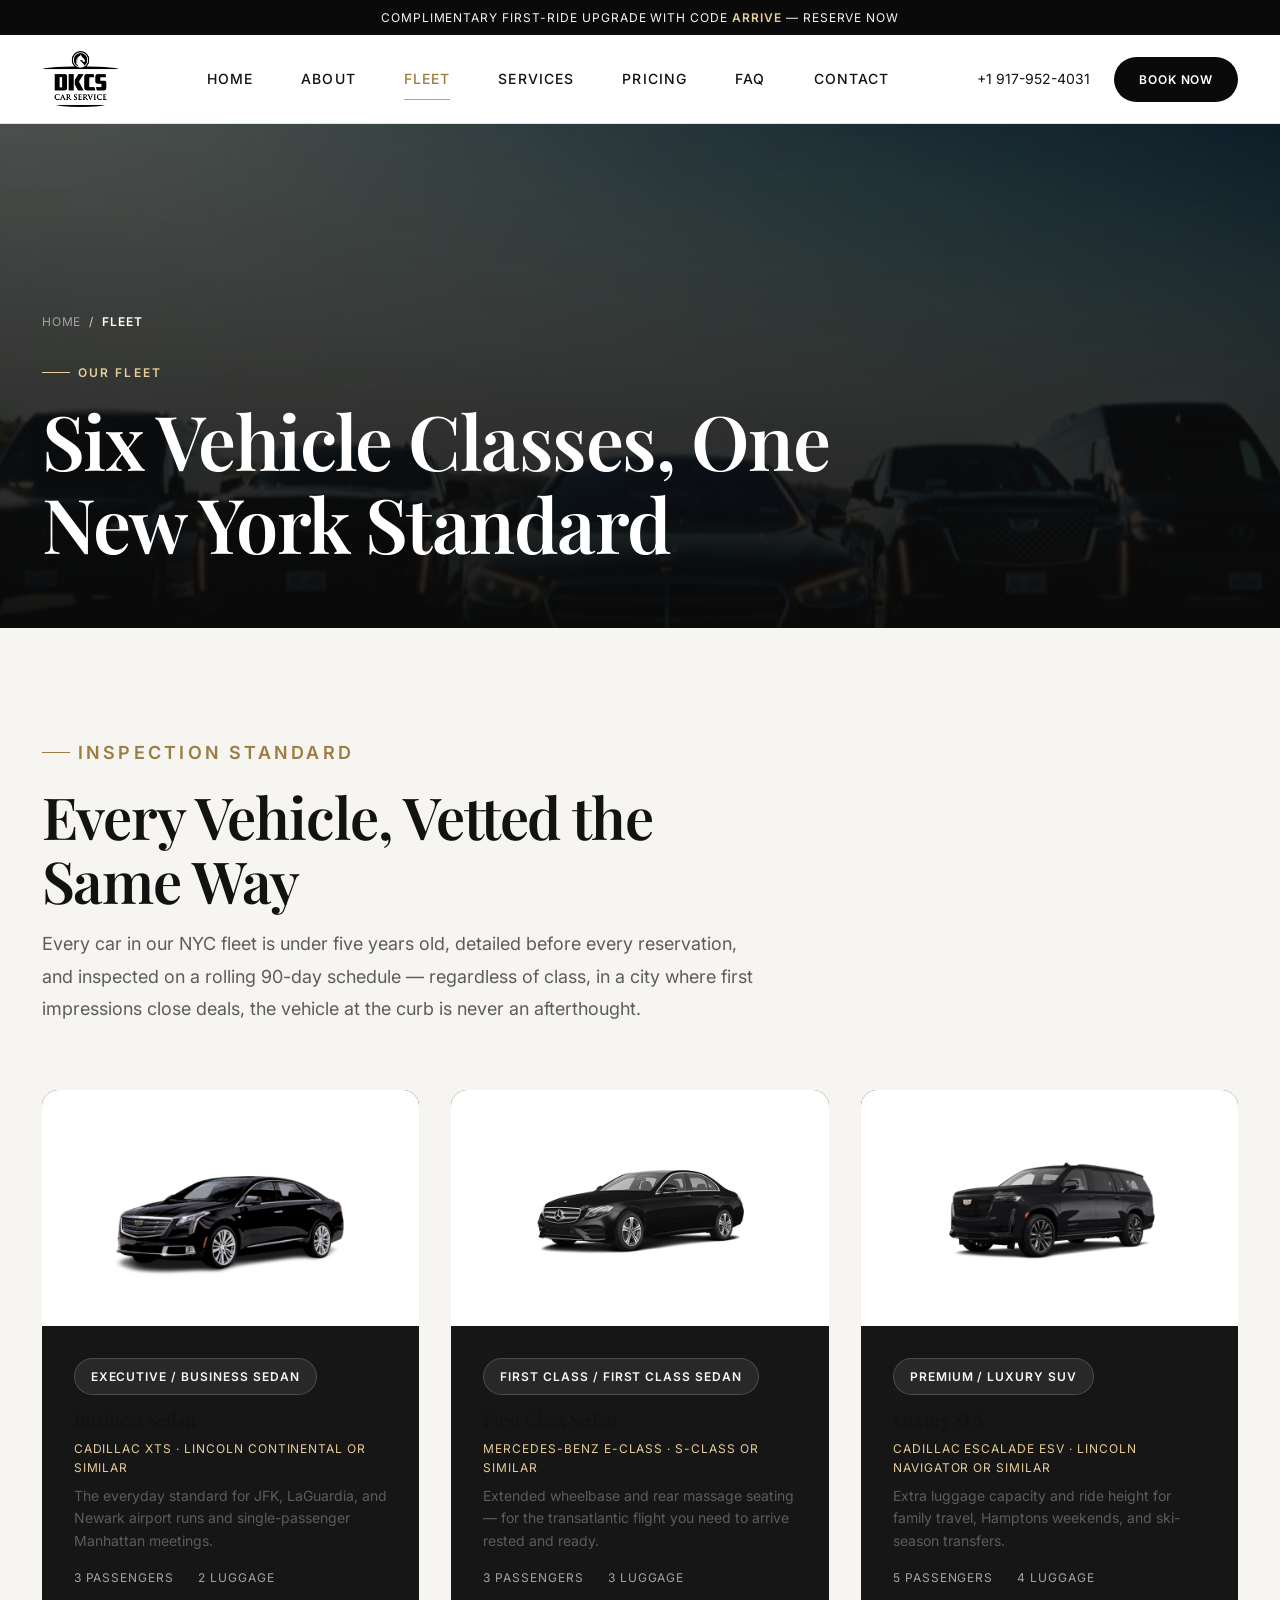
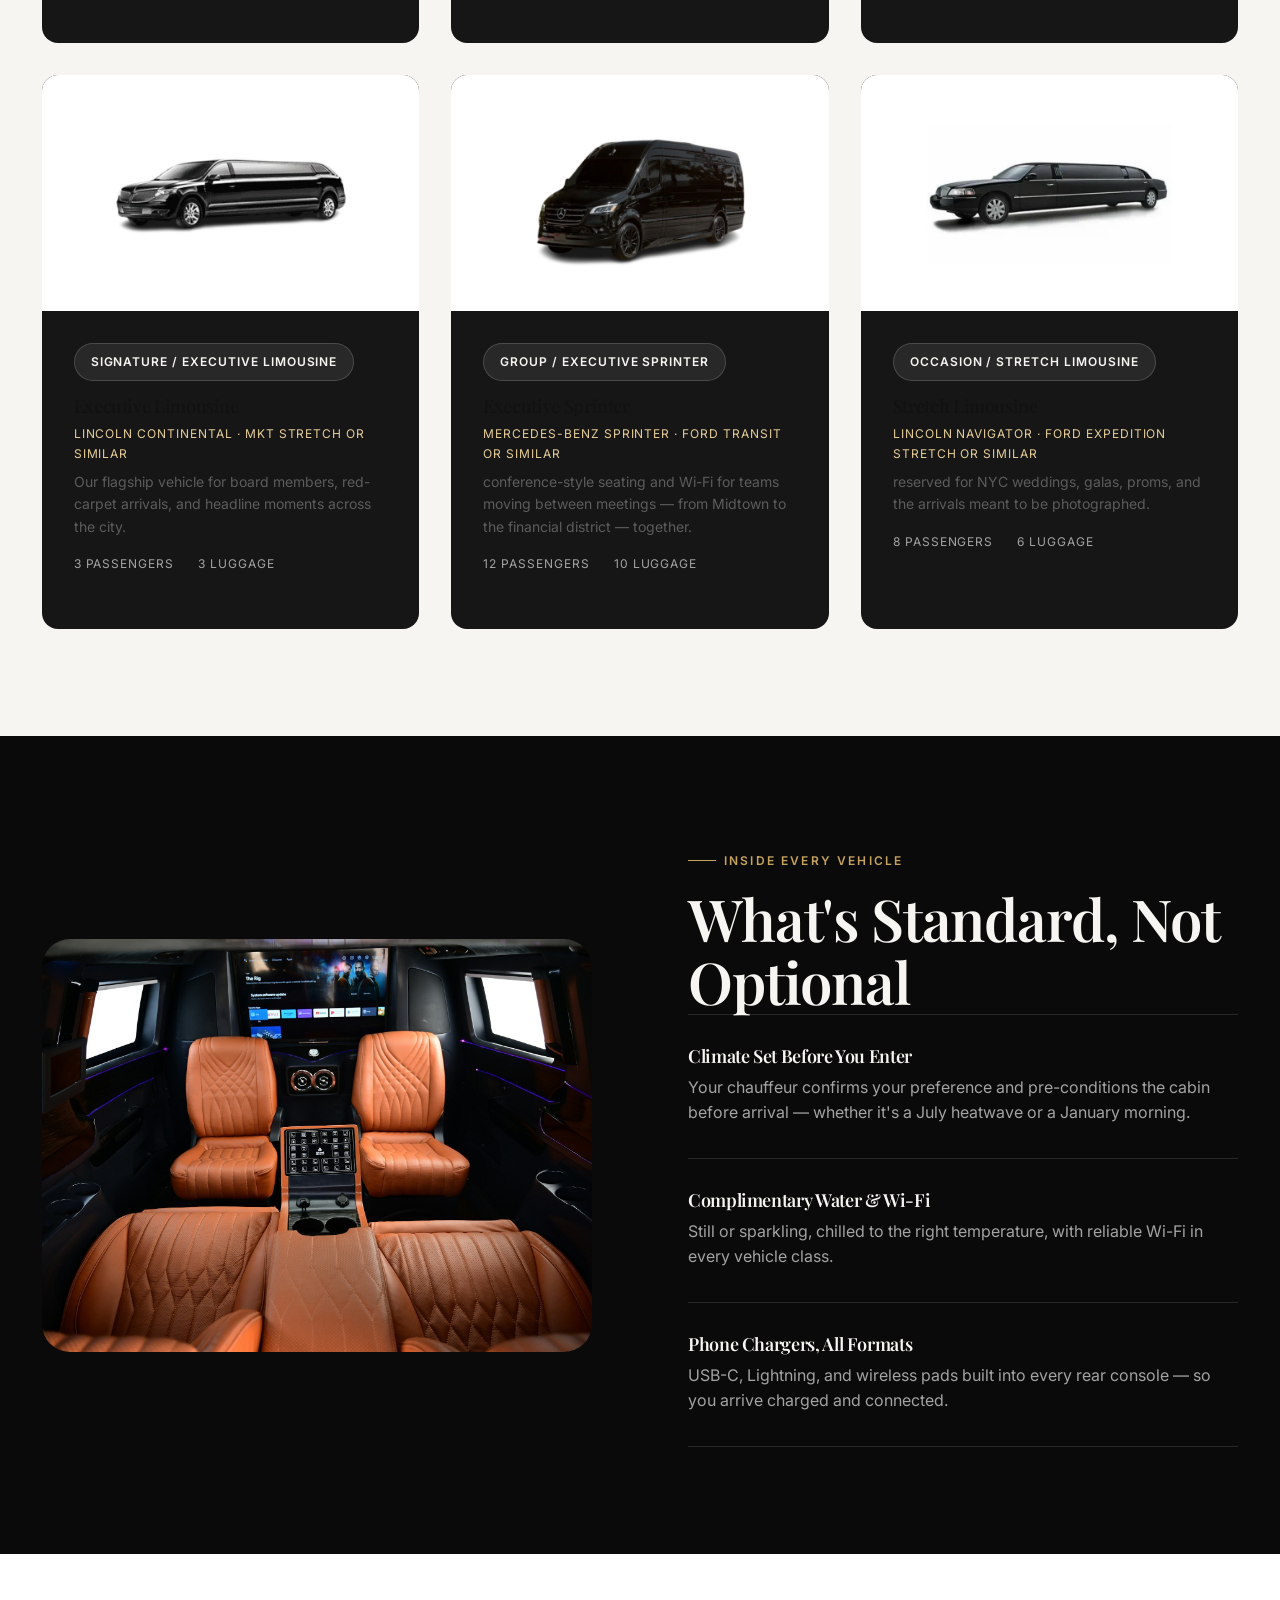
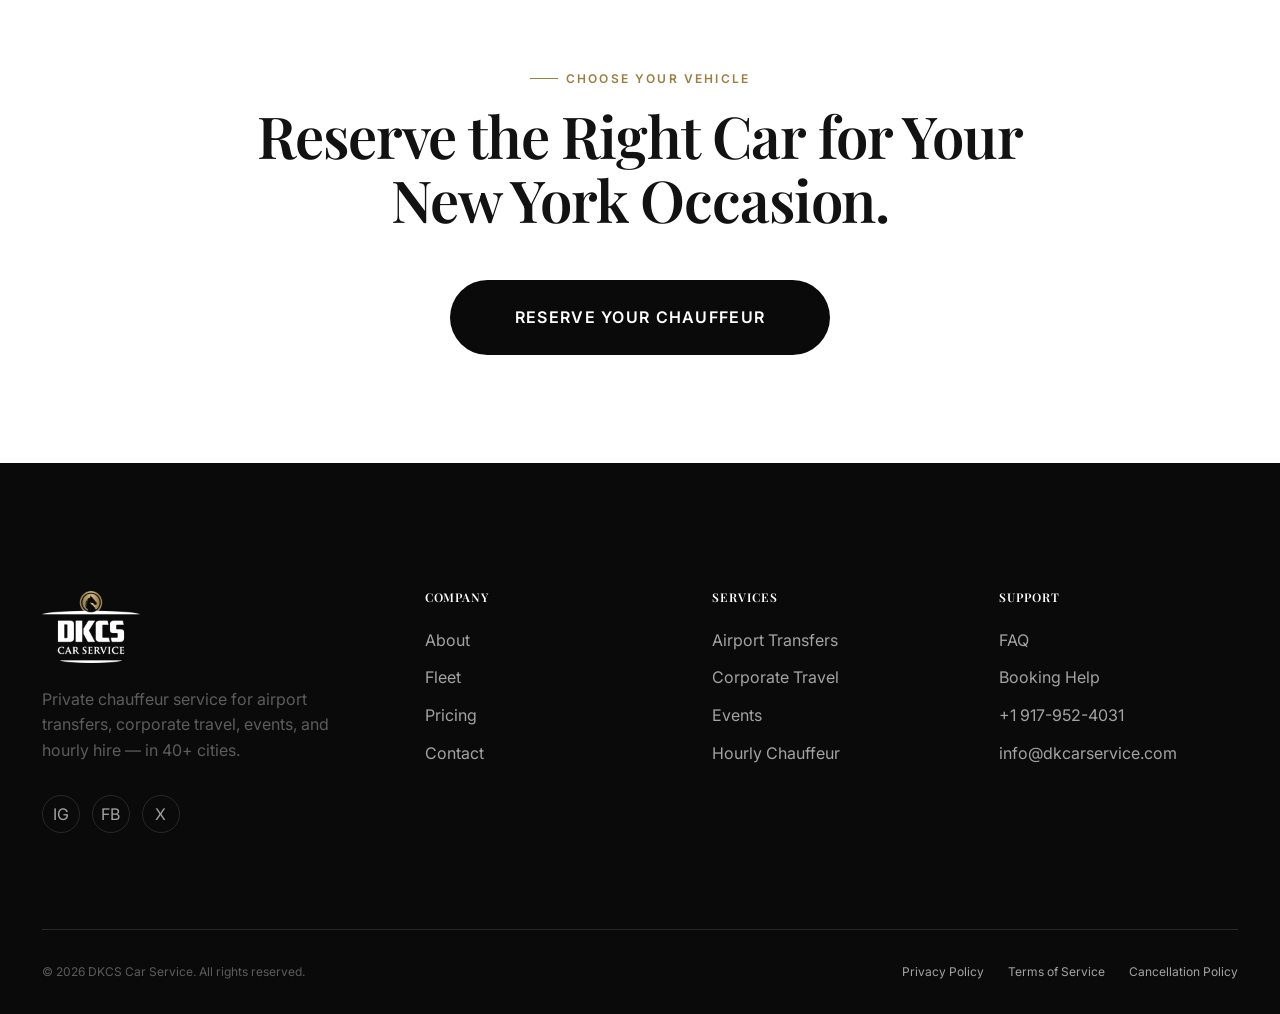
<file: fleet.html>
<!DOCTYPE html>
<html lang="en">
<head>
  <meta charset="UTF-8" />
  <meta name="viewport" content="width=device-width, initial-scale=1.0" />
  <title>Our Fleet — DKCS Car Service</title>
  <meta name="description" content="Explore DKCS Car Service's fleet: business sedans, luxury SUVs, executive limousines, sprinter vans, and stretch limousines — every vehicle under five years old." />
  <link rel="canonical" href="fleet.html" />

  <link rel="icon" type="image/png" sizes="32x32" href="assets/img/logo/favicon-32.png" />
  <link rel="icon" type="image/png" sizes="512x512" href="assets/img/logo/favicon-512.png" />
  <link rel="apple-touch-icon" sizes="180x180" href="assets/img/logo/favicon-180.png" />
  <meta name="theme-color" content="#101010" />

  <link rel="preconnect" href="https://fonts.googleapis.com" />
  <link rel="preconnect" href="https://fonts.gstatic.com" crossorigin />
  <link href="https://fonts.googleapis.com/css2?family=Playfair+Display:wght@500;600;700&family=Inter:wght@400;500;600;700&display=swap" rel="stylesheet" />

  <link rel="stylesheet" href="assets/css/variables.css" />
  <link rel="stylesheet" href="assets/css/base.css" />
  <link rel="stylesheet" href="assets/css/components.css" />
  <link rel="stylesheet" href="assets/css/animations.css" />
</head>
<body>
  <a class="skip-link" href="#main">Skip to content</a>

  <div class="announcement-bar" role="note">
    Complimentary first-ride upgrade with code <strong>ARRIVE</strong> — <a href="contact.html">Reserve now</a>
  </div>

  <header class="site-header">
    <nav class="nav container" aria-label="Primary">
      <a href="index.html" class="nav__logo"><img src="assets/img/logo/dkcs-logo-dark.png" alt="DKCS Car Service" width="300" height="216" /></a>
      <button class="nav__toggle" aria-expanded="false" aria-controls="nav-links" aria-label="Toggle navigation menu">
        <span></span><span></span><span></span>
      </button>
      <div class="nav__links" id="nav-links">
        <a href="index.html">Home</a>
        <a href="about.html">About</a>
        <a href="fleet.html" aria-current="page">Fleet</a>
        <a href="services.html">Services</a>
        <a href="pricing.html">Pricing</a>
        <a href="faq.html">FAQ</a>
        <a href="contact.html">Contact</a>
        <div class="nav__links-extra">
          <a href="tel:+19179524031">+1 917-952-4031</a>
          <a href="contact.html" class="btn btn--primary">Book Now</a>
        </div>
      </div>
      <div class="nav__actions">
        <a href="tel:+19179524031" class="fs-sm">+1 917-952-4031</a>
        <a href="contact.html" class="btn btn--dark btn--sm">Book Now</a>
      </div>
    </nav>
  </header>

  <main id="main">
    <section style="position:relative; min-height:56vh; display:flex; align-items:flex-end; overflow:hidden; background:var(--black);">
      <div style="position:absolute; inset:0;">
        <img src="assets/img/scenes/fleet-lineup.jpeg" alt="Row of black chauffeured sedans, SUVs, and Sprinter vans" data-parallax="0.15" style="width:100%; height:132%; object-fit:cover; opacity:0.6;" />
        <div style="position:absolute; inset:0; background:linear-gradient(180deg, rgba(10,10,10,0.35) 0%, rgba(10,10,10,0.9) 100%);"></div>
      </div>
      <div class="container" style="position:relative; z-index:1; padding-top:var(--space-10); padding-bottom:var(--space-8); color:var(--white);">
        <nav class="breadcrumb" aria-label="Breadcrumb" style="color:var(--gray-400); margin-bottom:var(--space-5);">
          <a href="index.html" style="color:var(--gray-400);">Home</a>
          <span class="breadcrumb__sep">/</span>
          <span class="breadcrumb__current" style="color:var(--white);">Fleet</span>
        </nav>
        <p class="eyebrow" style="color:var(--gold-light);">Our Fleet</p>
        <h1 style="color:var(--white); max-width:18ch;">Six Vehicle Classes, One New York Standard</h1>
      </div>
    </section>

    <!-- ================= FLEET GRID ================= -->
    <section class="section" aria-label="Fleet vehicles" style="
    background: #f7f5f1;
">
      <div class="container">
        <div class="section-header" data-reveal>
          <p class="eyebrow">Inspection Standard</p>
          <h2>Every Vehicle, Vetted the Same Way</h2>
          <p>Every car in our NYC fleet is under five years old, detailed before every reservation, and inspected on a rolling 90-day schedule — regardless of class, in a city where first impressions close deals, the vehicle at the curb is never an afterthought.</p>
        </div>

        <div class="grid grid--3">
          <article class="fleet-card" data-reveal data-reveal-delay="1">
            <div class="fleet-card__media fleet-card__media--vehicle"><img src="assets/img/fleet/business-sedan.png" alt="Black Cadillac XTS business sedan" loading="lazy" /></div>
            <div class="fleet-card__body">
              <span class="badge badge--dark">Executive / Business Sedan</span>
              <h3 style="margin-top:var(--space-4); font-size:var(--fs-lg);">Business Sedan</h3>
              <p class="fleet-card__model">Cadillac XTS &middot; Lincoln Continental or similar</p>
              <p style="margin-top:var(--space-2); font-size:var(--fs-sm);">The everyday standard for JFK, LaGuardia, and Newark airport runs and single-passenger Manhattan meetings.</p>
              <div class="fleet-card__meta">
                <span>3 Passengers</span>
                <span>2 Luggage</span>
              </div>
            </div>
          </article>

          <article class="fleet-card" data-reveal data-reveal-delay="2">
            <div class="fleet-card__media fleet-card__media--vehicle"><img src="assets/img/fleet/premium-sedan.png" alt="Black Mercedes-Benz E-Class first class sedan" loading="lazy" /></div>
            <div class="fleet-card__body">
              <span class="badge badge--dark">First Class / First Class Sedan </span>
              <h3 style="margin-top:var(--space-4); font-size:var(--fs-lg);">First Class Sedan</h3>
              <p class="fleet-card__model">Mercedes-Benz E-Class &middot; S-Class or similar</p>
              <p style="margin-top:var(--space-2); font-size:var(--fs-sm);">Extended wheelbase and rear massage seating — for the transatlantic flight you need to arrive rested and ready.
</p>
              <div class="fleet-card__meta">
                <span>3 Passengers</span>
                <span>3 Luggage</span>
              </div>
            </div>
          </article>

          <article class="fleet-card" data-reveal data-reveal-delay="3">
            <div class="fleet-card__media fleet-card__media--vehicle"><img src="assets/img/fleet/premium-suv.png" alt="Black Cadillac Escalade ESV luxury SUV" loading="lazy" /></div>
            <div class="fleet-card__body">
              <span class="badge badge--dark">Premium / Luxury SUV </span>
              <h3 style="margin-top:var(--space-4); font-size:var(--fs-lg);">Luxury SUV</h3>
              <p class="fleet-card__model">Cadillac Escalade ESV &middot; Lincoln Navigator or similar</p>
              <p style="margin-top:var(--space-2); font-size:var(--fs-sm);">Extra luggage capacity and ride height for family travel, Hamptons weekends, and ski-season transfers.</p>
              <div class="fleet-card__meta">
                <span>5 Passengers</span>
                <span>4 Luggage</span>
              </div>
            </div>
          </article>

          <article class="fleet-card" data-reveal data-reveal-delay="1">
            <div class="fleet-card__media fleet-card__media--vehicle"><img src="assets/img/fleet/stretch-limo.png" alt="Black Lincoln MKT stretch executive limousine" loading="lazy" /></div>
            <div class="fleet-card__body">
              <span class="badge badge--dark">Signature / Executive Limousine </span>
              <h3 style="margin-top:var(--space-4); font-size:var(--fs-lg);">Executive Limousine</h3>
              <p class="fleet-card__model">Lincoln Continental &middot; MKT Stretch or similar</p>
              <p style="margin-top:var(--space-2); font-size:var(--fs-sm);">Our flagship vehicle for board members, red-carpet arrivals, and headline moments across the city.</p>
              <div class="fleet-card__meta">
                <span>3 Passengers</span>
                <span>3 Luggage</span>
              </div>
            </div>
          </article>

          <article class="fleet-card" data-reveal data-reveal-delay="2">
            <div class="fleet-card__media fleet-card__media--vehicle"><img src="assets/img/fleet/sprinter-van.png" alt="Black Mercedes-Benz Sprinter executive van" loading="lazy" /></div>
            <div class="fleet-card__body">
              <span class="badge badge--dark">Group / Executive Sprinter</span>
              <h3 style="margin-top:var(--space-4); font-size:var(--fs-lg);">Executive Sprinter</h3>
              <p class="fleet-card__model">Mercedes-Benz Sprinter &middot; Ford Transit or similar</p>
              <p style="margin-top:var(--space-2); font-size:var(--fs-sm);">conference-style seating and Wi-Fi for teams moving between meetings — from Midtown to the financial district — together.</p>
              <div class="fleet-card__meta">
                <span>12 Passengers</span>
                <span>10 Luggage</span>
              </div>
            </div>
          </article>

          <article class="fleet-card" data-reveal data-reveal-delay="3">
            <div class="fleet-card__media fleet-card__media--vehicle"><img src="assets/img/fleet/suv-stretch-limo.png" alt="Black Lincoln Navigator SUV stretch limousine" loading="lazy" /></div>
            <div class="fleet-card__body">
              <span class="badge badge--dark">Occasion / Stretch Limousine</span>
              <h3 style="margin-top:var(--space-4); font-size:var(--fs-lg);">Stretch Limousine</h3>
              <p class="fleet-card__model">Lincoln Navigator &middot; Ford Expedition Stretch or similar</p>
              <p style="margin-top:var(--space-2); font-size:var(--fs-sm);">reserved for NYC weddings, galas, proms, and the arrivals meant to be photographed.</p>
              <div class="fleet-card__meta">
                <span>8 Passengers</span>
                <span>6 Luggage</span>
              </div>
            </div>
          </article>
        </div>
      </div>
    </section>

    <!-- ================= FLEET DETAIL / FEATURES ================= -->
    <section class="section section--dark" aria-labelledby="detail-heading">
      <div class="container">
        <div class="grid grid--2" style="gap:var(--space-9); align-items:center;">
          <div data-reveal="zoom" style="border-radius:var(--radius-xl); overflow:hidden; aspect-ratio:4/3;">
            <img src="assets/img/scenes/cabin-interior.jpg" alt="Rear cabin of an executive vehicle with reclining leather captain chairs and ambient lighting" loading="lazy" style="width:100%; height:100%; object-fit:cover;" />
          </div>
          <div>
            <p class="eyebrow" data-reveal>Inside Every Vehicle</p>
            <h2 id="detail-heading" data-reveal>What's Standard, Not Optional</h2>
            <div class="feature-card" data-reveal>
              <h3 style="font-size:var(--fs-lg); margin-bottom:var(--space-2);">Climate Set Before You Enter</h3>
              <p>Your chauffeur confirms your preference and pre-conditions the cabin before arrival — whether it's a July heatwave or a January morning.</p>
            </div>
            <div class="feature-card" data-reveal data-reveal-delay="1">
              <h3 style="font-size:var(--fs-lg); margin-bottom:var(--space-2);">Complimentary Water &amp; Wi-Fi</h3>
              <p>Still or sparkling, chilled to the right temperature, with reliable Wi-Fi in every vehicle class.</p>
            </div>
            <div class="feature-card" data-reveal data-reveal-delay="2" style="border-bottom:1px solid var(--color-border-dark);">
              <h3 style="font-size:var(--fs-lg); margin-bottom:var(--space-2);">Phone Chargers, All Formats</h3>
              <p>USB-C, Lightning, and wireless pads built into every rear console — so you arrive charged and connected.</p>
            </div>
          </div>
        </div>
      </div>
    </section>

    <section class="section text-center" aria-labelledby="cta-heading">
      <div class="container container--narrow">
        <p class="eyebrow" style="justify-content:center;" data-reveal>Choose Your Vehicle</p>
        <h2 id="cta-heading" data-reveal>Reserve the Right Car for Your New York Occasion.</h2>
        <div data-reveal style="margin-top:var(--space-7);">
          <a href="contact.html" class="btn btn--dark btn--lg">Reserve Your Chauffeur</a>
        </div>
      </div>
    </section>
  </main>

  <footer class="site-footer">
    <div class="container">
      <div class="footer__top">
        <div class="footer__brand">
          <a href="index.html" class="nav__logo"><img src="assets/img/logo/dkcs-logo-light.png" alt="DKCS Car Service" width="294" height="216" /></a>
          <p>Private chauffeur service for airport transfers, corporate travel, events, and hourly hire — in 40+ cities.</p>
          <div class="footer__social">
            <a href="#" aria-label="DKCS Car Service on Instagram">IG</a>
            <a href="#" aria-label="DKCS Car Service on Facebook">FB</a>
            <a href="#" aria-label="DKCS Car Service on X">X</a>
          </div>
        </div>
        <div>
          <h3 class="footer__heading">Company</h3>
          <div class="footer__links">
            <a href="about.html">About</a>
            <a href="fleet.html">Fleet</a>
            <a href="pricing.html">Pricing</a>
            <a href="contact.html">Contact</a>
          </div>
        </div>
        <div>
          <h3 class="footer__heading">Services</h3>
          <div class="footer__links">
            <a href="airport-transfers.html">Airport Transfers</a>
            <a href="corporate-travel.html">Corporate Travel</a>
            <a href="events.html">Events</a>
            <a href="hourly-chauffeur.html">Hourly Chauffeur</a>
          </div>
        </div>
        <div>
          <h3 class="footer__heading">Support</h3>
          <div class="footer__links">
            <a href="faq.html">FAQ</a>
            <a href="contact.html">Booking Help</a>
            <a href="tel:+19179524031">+1 917-952-4031</a>
            <a href="mailto:info@dkcarservice.com">info@dkcarservice.com</a>
          </div>
        </div>
      </div>
      <div class="footer__bottom">
        <p>&copy; <span id="current-year">2026</span> DKCS Car Service. All rights reserved.</p>
        <div class="footer__legal">
          <a href="#">Privacy Policy</a>
          <a href="#">Terms of Service</a>
          <a href="#">Cancellation Policy</a>
        </div>
      </div>
    </div>
  </footer>

  <div class="mobile-cta-bar">
    <a href="contact.html" class="btn btn--primary">Book Now</a>
  </div>

  <script src="assets/js/main.js" defer></script>
  <script src="assets/js/animations.js" defer></script>
  <script src="assets/js/components.js" defer></script>
</body>
</html>
</file>
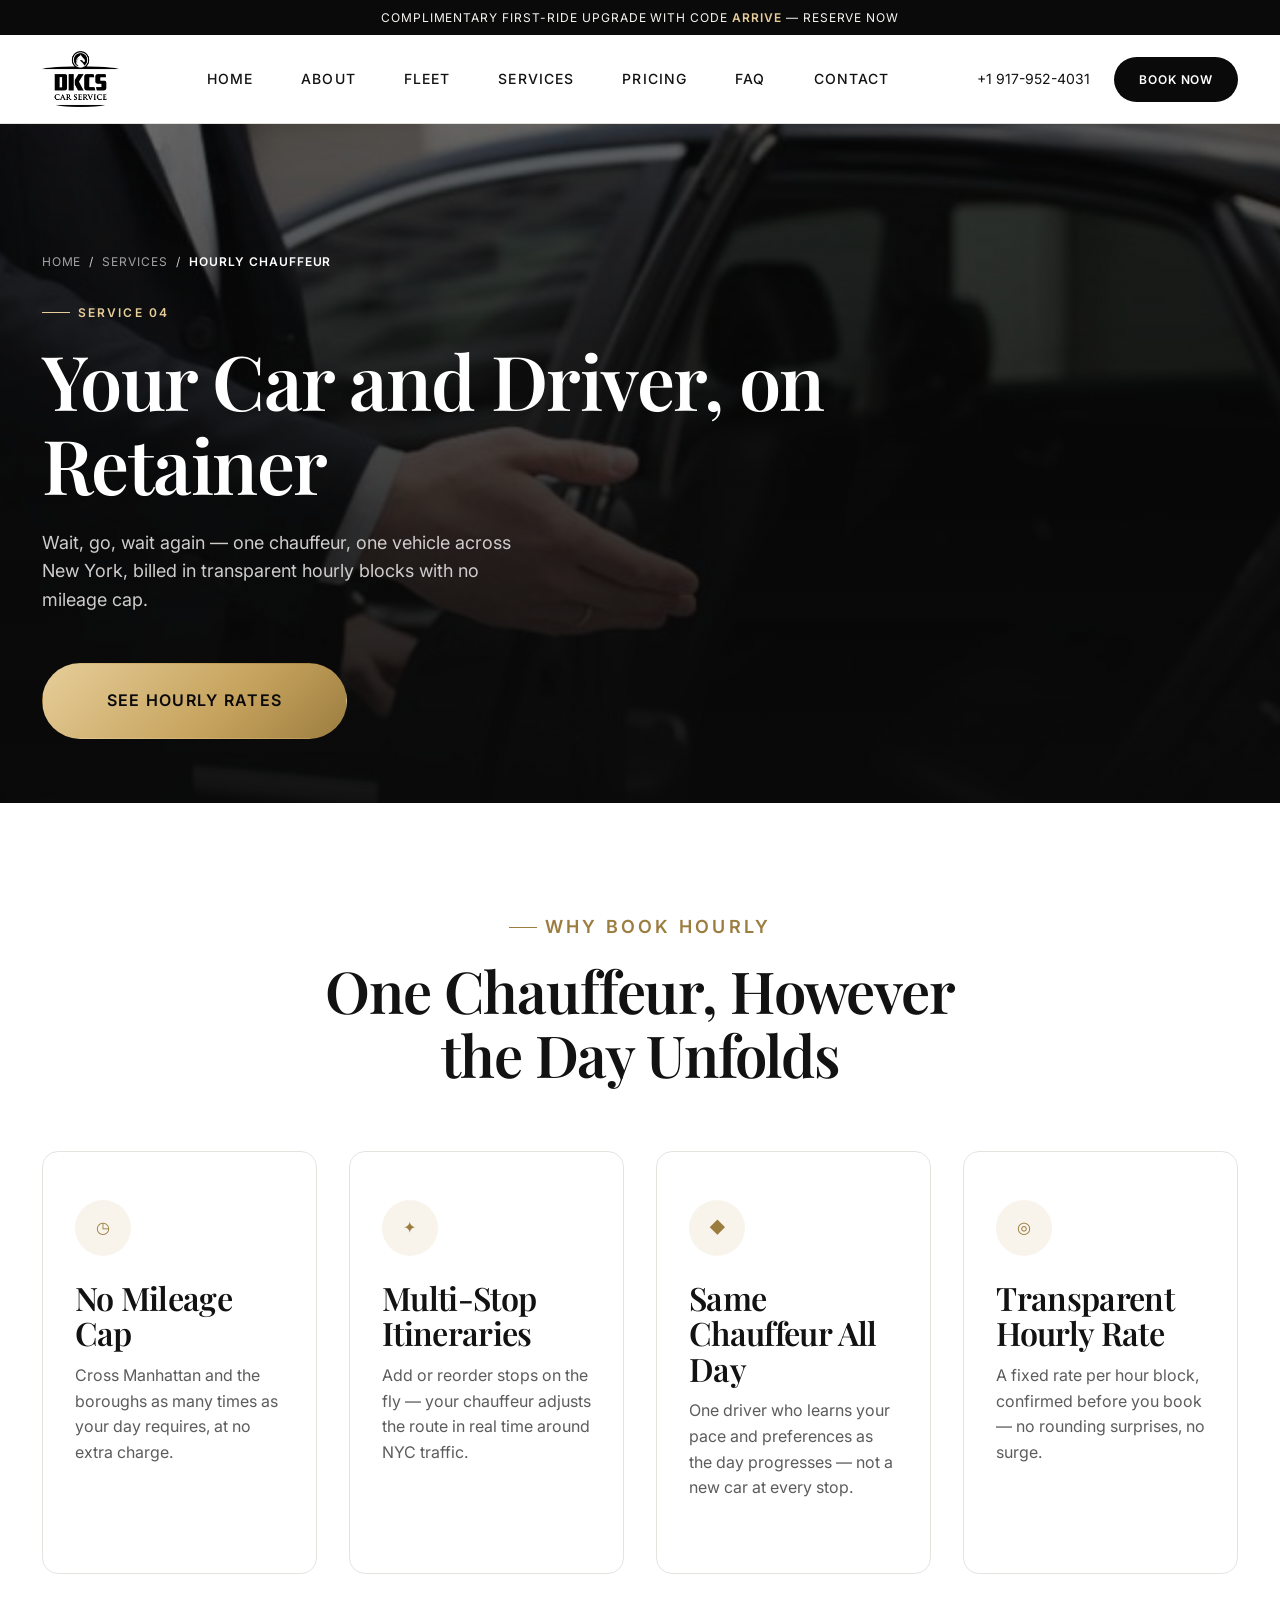
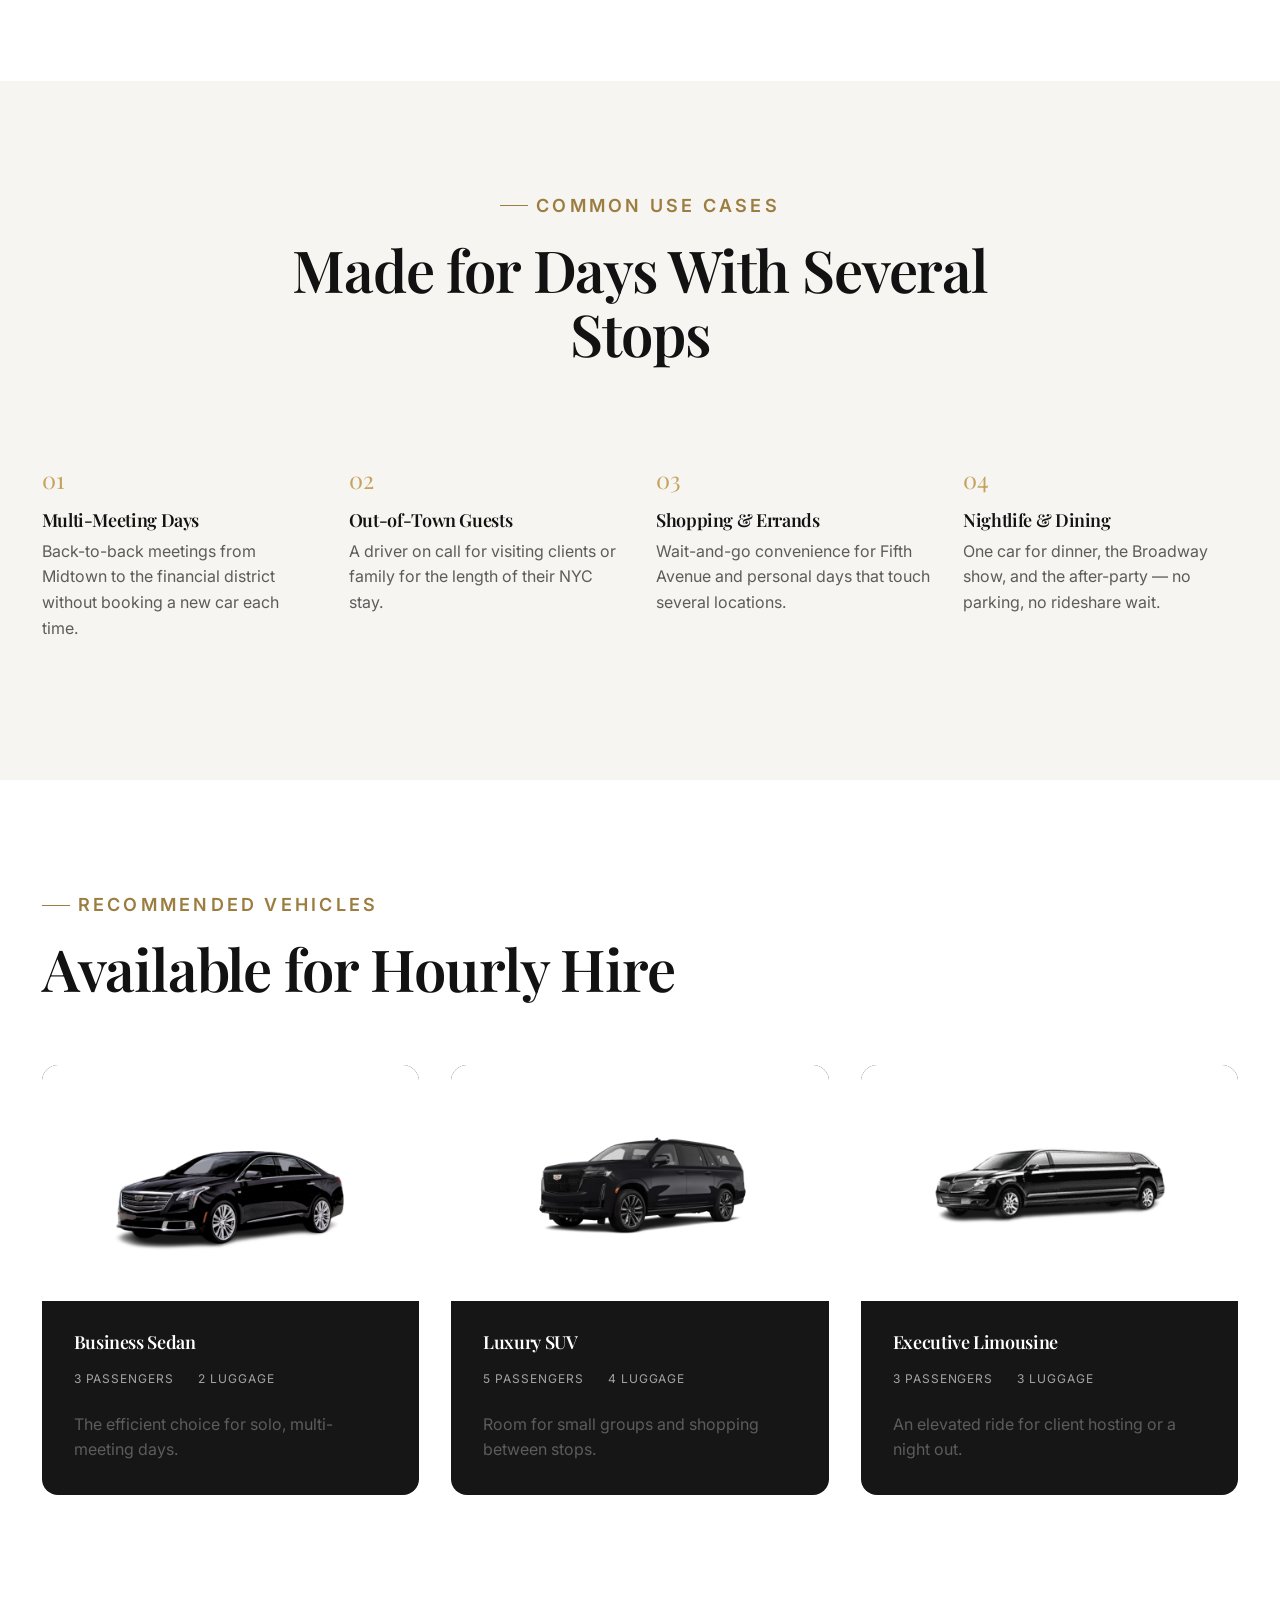
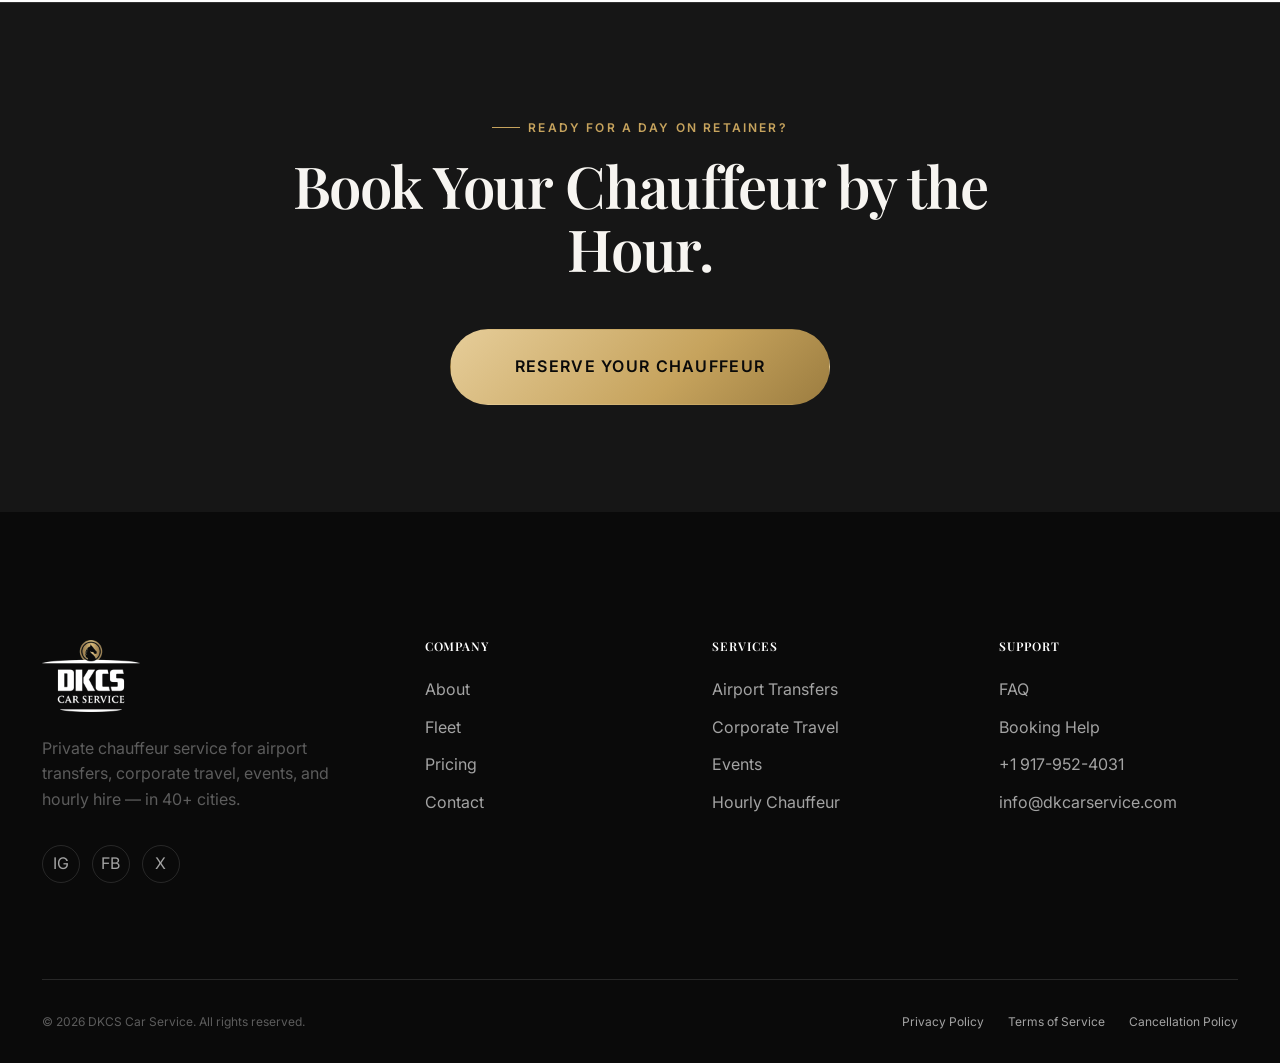
<file: hourly-chauffeur.html>
<!DOCTYPE html>
<html lang="en">
<head>
  <meta charset="UTF-8" />
  <meta name="viewport" content="width=device-width, initial-scale=1.0" />
  <title>Hourly Chauffeur Service NYC | Car & Driver by the Hour — DKCS Car Service</title>
  <meta name="description" content="Hire a chauffeur by the hour in NYC — one car, one driver, no mileage cap. Transparent hourly rates for multi-stop days, meetings, and nights out. Reserve today." />
  <link rel="canonical" href="https://prestigeride.vercel.app/hourly-chauffeur.html" />

  <link rel="icon" type="image/png" sizes="32x32" href="assets/img/logo/favicon-32.png" />
  <link rel="icon" type="image/png" sizes="512x512" href="assets/img/logo/favicon-512.png" />
  <link rel="apple-touch-icon" sizes="180x180" href="assets/img/logo/favicon-180.png" />
  <meta name="theme-color" content="#101010" />

  <link rel="preconnect" href="https://fonts.googleapis.com" />
  <link rel="preconnect" href="https://fonts.gstatic.com" crossorigin />
  <link href="https://fonts.googleapis.com/css2?family=Playfair+Display:wght@500;600;700&family=Inter:wght@400;500;600;700&display=swap" rel="stylesheet" />

  <link rel="stylesheet" href="assets/css/variables.css" />
  <link rel="stylesheet" href="assets/css/base.css" />
  <link rel="stylesheet" href="assets/css/components.css" />
  <link rel="stylesheet" href="assets/css/animations.css" />

  <script type="application/ld+json">
  {
    "@context": "https://schema.org",
    "@type": "Service",
    "serviceType": "Hourly Chauffeur Hire",
    "provider": {
      "@type": "LocalBusiness",
      "name": "DKCS Car Service",
      "telephone": "+1-917-952-4031",
      "areaServed": "New York City"
    },
    "areaServed": "United States",
    "description": "Hire a chauffeur and vehicle by the hour in NYC — no mileage cap, transparent hourly rates, and the same driver for every stop of the day."
  }
  </script>
</head>
<body>
  <a class="skip-link" href="#main">Skip to content</a>

  <div class="announcement-bar" role="note">
    Complimentary first-ride upgrade with code <strong>ARRIVE</strong> — <a href="contact.html">Reserve now</a>
  </div>

  <header class="site-header">
    <nav class="nav container" aria-label="Primary">
      <a href="index.html" class="nav__logo"><img src="assets/img/logo/dkcs-logo-dark.png" alt="DKCS Car Service" width="300" height="216" /></a>
      <button class="nav__toggle" aria-expanded="false" aria-controls="nav-links" aria-label="Toggle navigation menu">
        <span></span><span></span><span></span>
      </button>
      <div class="nav__links" id="nav-links">
        <a href="index.html">Home</a>
        <a href="about.html">About</a>
        <a href="fleet.html">Fleet</a>
        <a href="services.html">Services</a>
        <a href="pricing.html">Pricing</a>
        <a href="faq.html">FAQ</a>
        <a href="contact.html">Contact</a>
        <div class="nav__links-extra">
          <a href="tel:+19179524031">+1 917-952-4031</a>
          <a href="contact.html" class="btn btn--primary">Book Now</a>
        </div>
      </div>
      <div class="nav__actions">
        <a href="tel:+19179524031" class="fs-sm">+1 917-952-4031</a>
        <a href="contact.html" class="btn btn--dark btn--sm">Book Now</a>
      </div>
    </nav>
  </header>

  <main id="main">
    <section style="position:relative; min-height:56vh; display:flex; align-items:flex-end; overflow:hidden; background:var(--black);">
      <div style="position:absolute; inset:0;">
        <img src="assets/img/scenes/chauffeur-door-open.png" alt="Chauffeur holding open the rear door of a black sedan" data-parallax="0.15" style="width:100%; height:132%; object-fit:cover; opacity:0.6;" />
        <div style="position:absolute; inset:0; background:linear-gradient(180deg, rgba(10,10,10,0.35) 0%, rgba(10,10,10,0.9) 100%);"></div>
      </div>
      <div class="container" style="position:relative; z-index:1; padding-top:var(--space-10); padding-bottom:var(--space-8); color:var(--white);">
        <nav class="breadcrumb" aria-label="Breadcrumb" style="color:var(--gray-400); margin-bottom:var(--space-5);">
          <a href="index.html" style="color:var(--gray-400);">Home</a>
          <span class="breadcrumb__sep">/</span>
          <a href="services.html" style="color:var(--gray-400);">Services</a>
          <span class="breadcrumb__sep">/</span>
          <span class="breadcrumb__current" style="color:var(--white);">Hourly Chauffeur</span>
        </nav>
        <p class="eyebrow" style="color:var(--gold-light);">Service 04</p>
        <h1 style="color:var(--white); max-width:18ch;">Your Car and Driver, on Retainer</h1>
        <p style="color:var(--gray-300); font-size:var(--fs-lg); max-width:44ch; margin-top:var(--space-5);">Wait, go, wait again — one chauffeur, one vehicle across New York, billed in transparent hourly blocks with no mileage cap.</p>
        <a href="pricing.html" class="btn btn--primary btn--lg" style="margin-top:var(--space-7);">See Hourly Rates</a>
      </div>
    </section>

    <!-- ================= BENEFITS ================= -->
    <section class="section" aria-labelledby="benefits-heading">
      <div class="container">
        <div class="section-header section-header--center" data-reveal>
          <p class="eyebrow">Why Book Hourly</p>
          <h2 id="benefits-heading">One Chauffeur, However the Day Unfolds</h2>
        </div>
        <div class="grid grid--4">
          <div class="service-card" data-reveal data-reveal-delay="1">
            <div class="service-card__icon" aria-hidden="true">◷</div>
            <h3>No Mileage Cap</h3>
            <p>Cross Manhattan and the boroughs as many times as your day requires, at no extra charge.</p>
          </div>
          <div class="service-card" data-reveal data-reveal-delay="2">
            <div class="service-card__icon" aria-hidden="true">✦</div>
            <h3>Multi-Stop Itineraries</h3>
            <p>Add or reorder stops on the fly — your chauffeur adjusts the route in real time around NYC traffic.</p>
          </div>
          <div class="service-card" data-reveal data-reveal-delay="3">
            <div class="service-card__icon" aria-hidden="true">◆</div>
            <h3>Same Chauffeur All Day</h3>
            <p>One driver who learns your pace and preferences as the day progresses — not a new car at every stop.</p>
          </div>
          <div class="service-card" data-reveal data-reveal-delay="4">
            <div class="service-card__icon" aria-hidden="true">◎</div>
            <h3>Transparent Hourly Rate</h3>
            <p>A fixed rate per hour block, confirmed before you book — no rounding surprises, no surge.</p>
          </div>
        </div>
      </div>
    </section>

    <!-- ================= USE CASES ================= -->
    <section class="section section--alt" aria-labelledby="cases-heading">
      <div class="container">
        <div class="section-header section-header--center" data-reveal>
          <p class="eyebrow">Common Use Cases</p>
          <h2 id="cases-heading">Made for Days With Several Stops</h2>
        </div>
        <div class="grid grid--4">
          <div class="feature-card" data-reveal style="border-top:none;">
            <span class="feature-card__num">01</span>
            <h3 style="font-size:var(--fs-lg); margin-bottom:var(--space-2);">Multi-Meeting Days</h3>
            <p>Back-to-back meetings from Midtown to the financial district without booking a new car each time.</p>
          </div>
          <div class="feature-card" data-reveal data-reveal-delay="1" style="border-top:none;">
            <span class="feature-card__num">02</span>
            <h3 style="font-size:var(--fs-lg); margin-bottom:var(--space-2);">Out-of-Town Guests</h3>
            <p>A driver on call for visiting clients or family for the length of their NYC stay.</p>
          </div>
          <div class="feature-card" data-reveal data-reveal-delay="2" style="border-top:none;">
            <span class="feature-card__num">03</span>
            <h3 style="font-size:var(--fs-lg); margin-bottom:var(--space-2);">Shopping &amp; Errands</h3>
            <p>Wait-and-go convenience for Fifth Avenue and personal days that touch several locations.</p>
          </div>
          <div class="feature-card" data-reveal data-reveal-delay="3" style="border-top:none;">
            <span class="feature-card__num">04</span>
            <h3 style="font-size:var(--fs-lg); margin-bottom:var(--space-2);">Nightlife &amp; Dining</h3>
            <p>One car for dinner, the Broadway show, and the after-party — no parking, no rideshare wait.</p>
          </div>
        </div>
      </div>
    </section>

    <!-- ================= RECOMMENDED FLEET ================= -->
    <section class="section" aria-labelledby="fleet-heading">
      <div class="container">
        <div class="section-header" data-reveal>
          <p class="eyebrow">Recommended Vehicles</p>
          <h2 id="fleet-heading">Available for Hourly Hire</h2>
        </div>
        <div class="grid grid--3">
          <article class="fleet-card" data-reveal data-reveal-delay="1">
            <div class="fleet-card__media fleet-card__media--vehicle"><img src="assets/img/fleet/business-sedan.png" alt="Black Cadillac XTS business sedan" loading="lazy" /></div>
            <div class="fleet-card__body">
              <h3 style="font-size:var(--fs-lg); color:var(--white);">Business Sedan</h3>
              <div class="fleet-card__meta"><span>3 Passengers</span><span>2 Luggage</span></div>
              <p>The efficient choice for solo, multi-meeting days.</p>
            </div>
          </article>
          <article class="fleet-card" data-reveal data-reveal-delay="2">
            <div class="fleet-card__media fleet-card__media--vehicle"><img src="assets/img/fleet/premium-suv.png" alt="Black Cadillac Escalade ESV luxury SUV" loading="lazy" /></div>
            <div class="fleet-card__body">
              <h3 style="font-size:var(--fs-lg); color:var(--white);">Luxury SUV</h3>
              <div class="fleet-card__meta"><span>5 Passengers</span><span>4 Luggage</span></div>
              <p>Room for small groups and shopping between stops.</p>
            </div>
          </article>
          <article class="fleet-card" data-reveal data-reveal-delay="3">
            <div class="fleet-card__media fleet-card__media--vehicle"><img src="assets/img/fleet/stretch-limo.png" alt="Black Lincoln MKT stretch executive limousine" loading="lazy" /></div>
            <div class="fleet-card__body">
              <h3 style="font-size:var(--fs-lg); color:var(--white);">Executive Limousine</h3>
              <div class="fleet-card__meta"><span>3 Passengers</span><span>3 Luggage</span></div>
              <p>An elevated ride for client hosting or a night out.</p>
            </div>
          </article>
        </div>
      </div>
    </section>

    <section class="section section--dark text-center" style="background:var(--charcoal); border-top:1px solid var(--color-border-dark);" aria-labelledby="cta-heading">
      <div class="container container--narrow">
        <p class="eyebrow" style="justify-content:center;" data-reveal>Ready for a Day on Retainer?</p>
        <h2 id="cta-heading" data-reveal>Book Your Chauffeur by the Hour.</h2>
        <div data-reveal style="margin-top:var(--space-7);">
          <a href="contact.html" class="btn btn--primary btn--lg">Reserve Your Chauffeur</a>
        </div>
      </div>
    </section>
  </main>

  <footer class="site-footer">
    <div class="container">
      <div class="footer__top">
        <div class="footer__brand">
          <a href="index.html" class="nav__logo"><img src="assets/img/logo/dkcs-logo-light.png" alt="DKCS Car Service" width="294" height="216" /></a>
          <p>Private chauffeur service for airport transfers, corporate travel, events, and hourly hire — in 40+ cities.</p>
          <div class="footer__social">
            <a href="#" aria-label="DKCS Car Service on Instagram">IG</a>
            <a href="#" aria-label="DKCS Car Service on Facebook">FB</a>
            <a href="#" aria-label="DKCS Car Service on X">X</a>
          </div>
        </div>
        <div>
          <h3 class="footer__heading">Company</h3>
          <div class="footer__links">
            <a href="about.html">About</a>
            <a href="fleet.html">Fleet</a>
            <a href="pricing.html">Pricing</a>
            <a href="contact.html">Contact</a>
          </div>
        </div>
        <div>
          <h3 class="footer__heading">Services</h3>
          <div class="footer__links">
            <a href="airport-transfers.html">Airport Transfers</a>
            <a href="corporate-travel.html">Corporate Travel</a>
            <a href="events.html">Events</a>
            <a href="hourly-chauffeur.html" aria-current="page">Hourly Chauffeur</a>
          </div>
        </div>
        <div>
          <h3 class="footer__heading">Support</h3>
          <div class="footer__links">
            <a href="faq.html">FAQ</a>
            <a href="contact.html">Booking Help</a>
            <a href="tel:+19179524031">+1 917-952-4031</a>
            <a href="mailto:info@dkcarservice.com">info@dkcarservice.com</a>
          </div>
        </div>
      </div>
      <div class="footer__bottom">
        <p>&copy; <span id="current-year">2026</span> DKCS Car Service. All rights reserved.</p>
        <div class="footer__legal">
          <a href="#">Privacy Policy</a>
          <a href="#">Terms of Service</a>
          <a href="#">Cancellation Policy</a>
        </div>
      </div>
    </div>
  </footer>

  <div class="mobile-cta-bar">
    <a href="contact.html" class="btn btn--primary">Book Now</a>
  </div>

  <script src="assets/js/main.js" defer></script>
  <script src="assets/js/animations.js" defer></script>
  <script src="assets/js/components.js" defer></script>
</body>
</html>
</file>
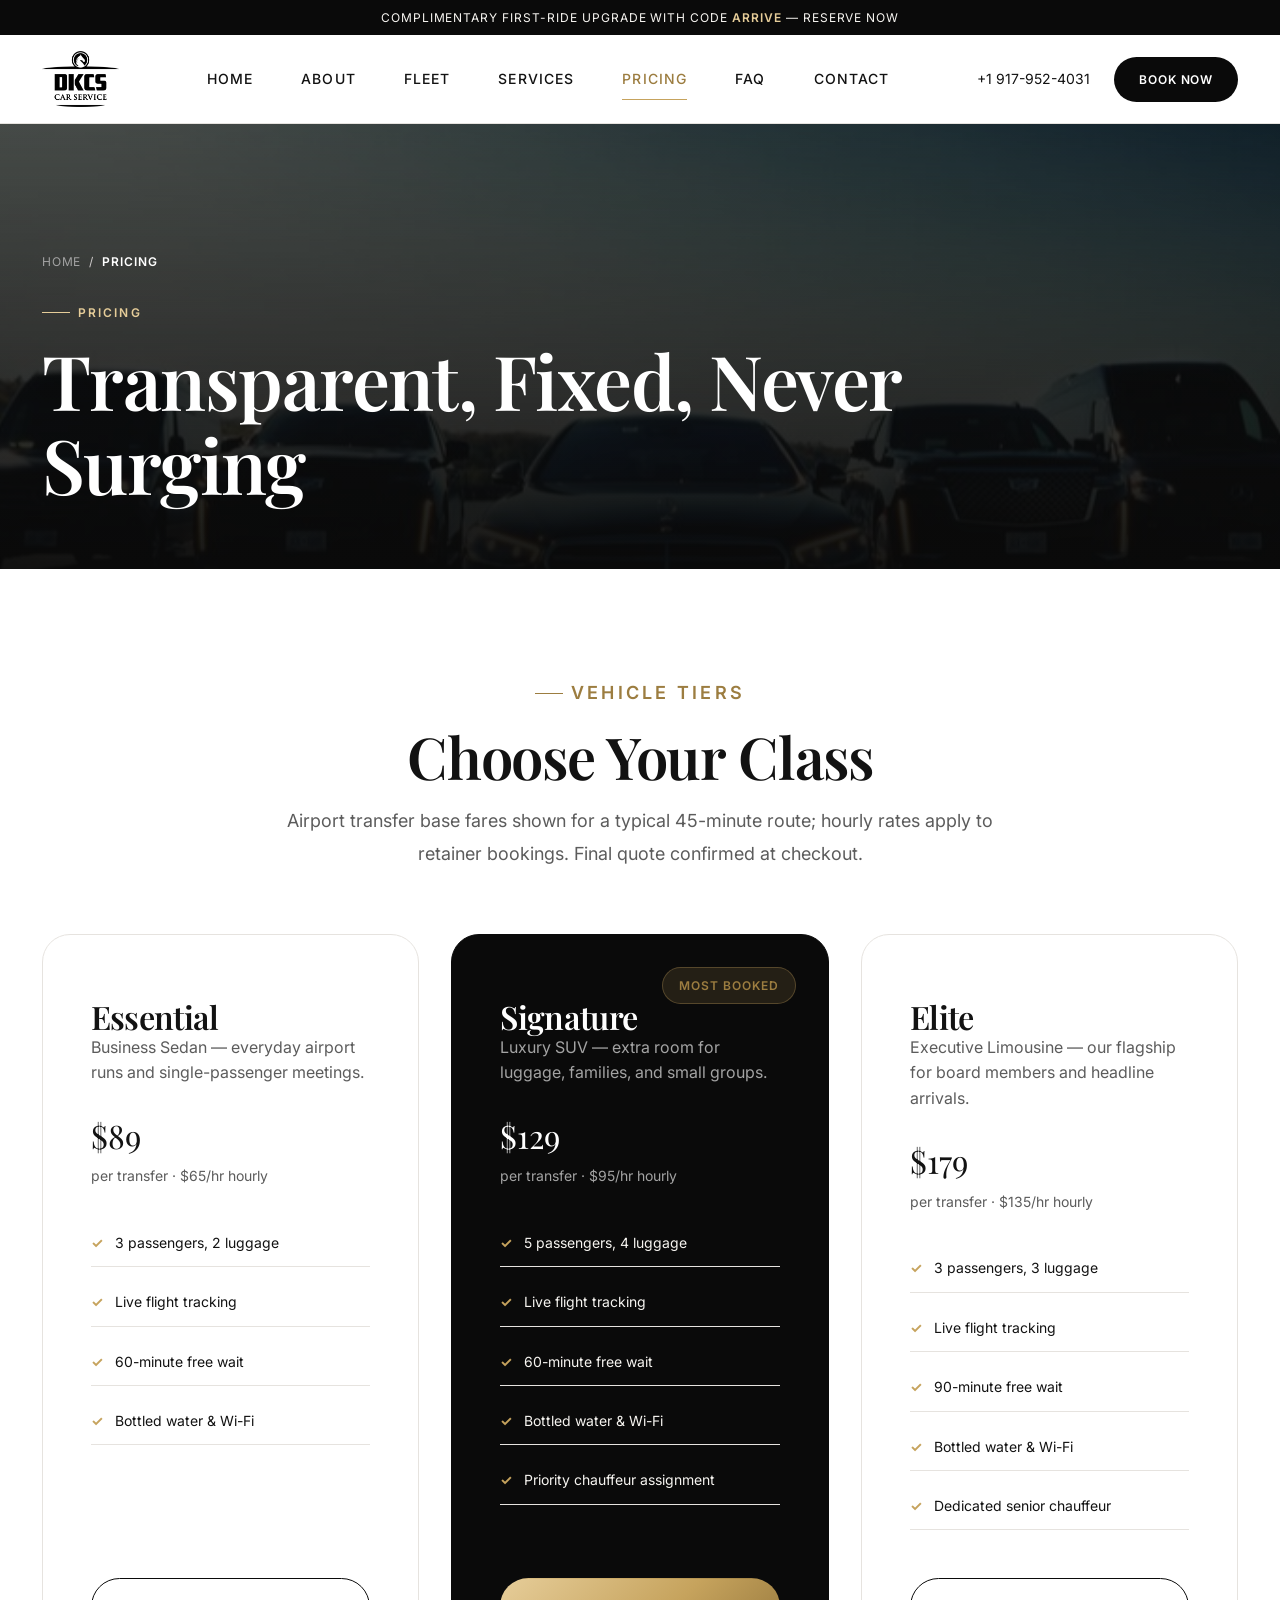
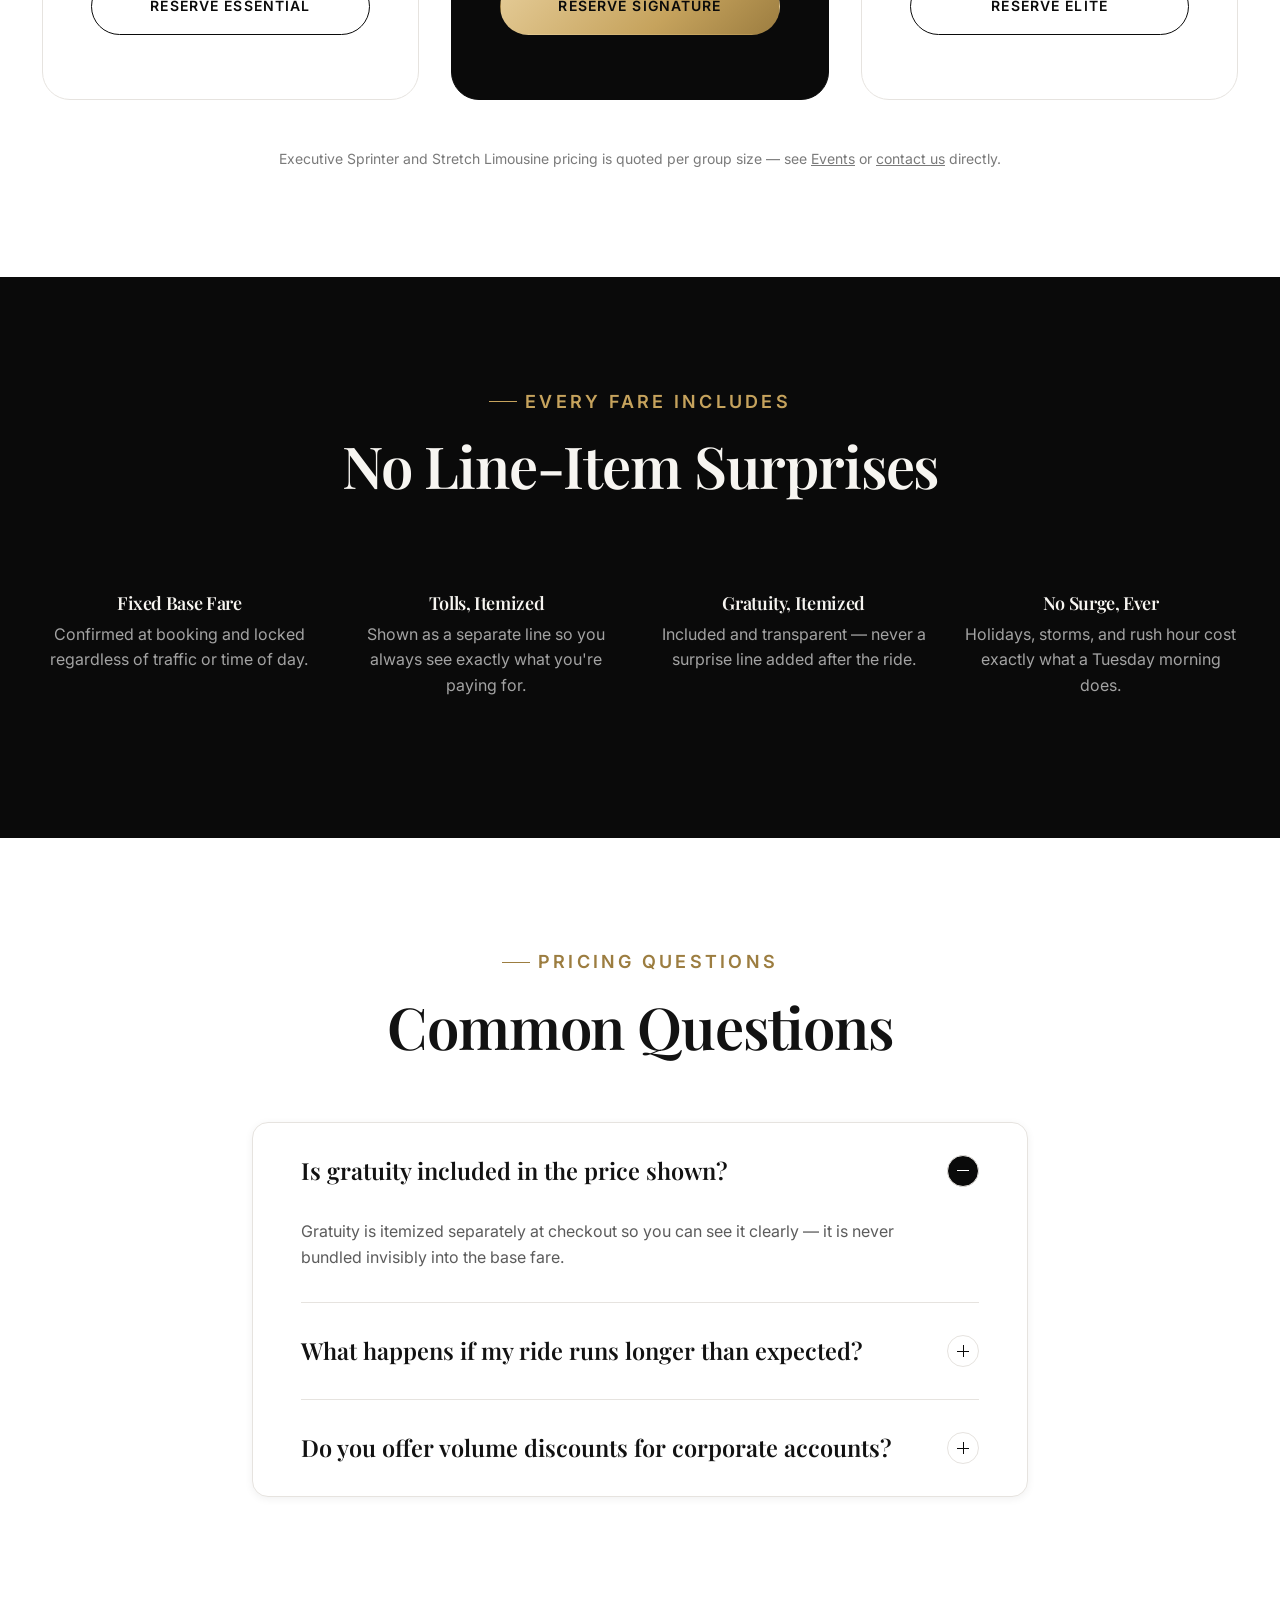
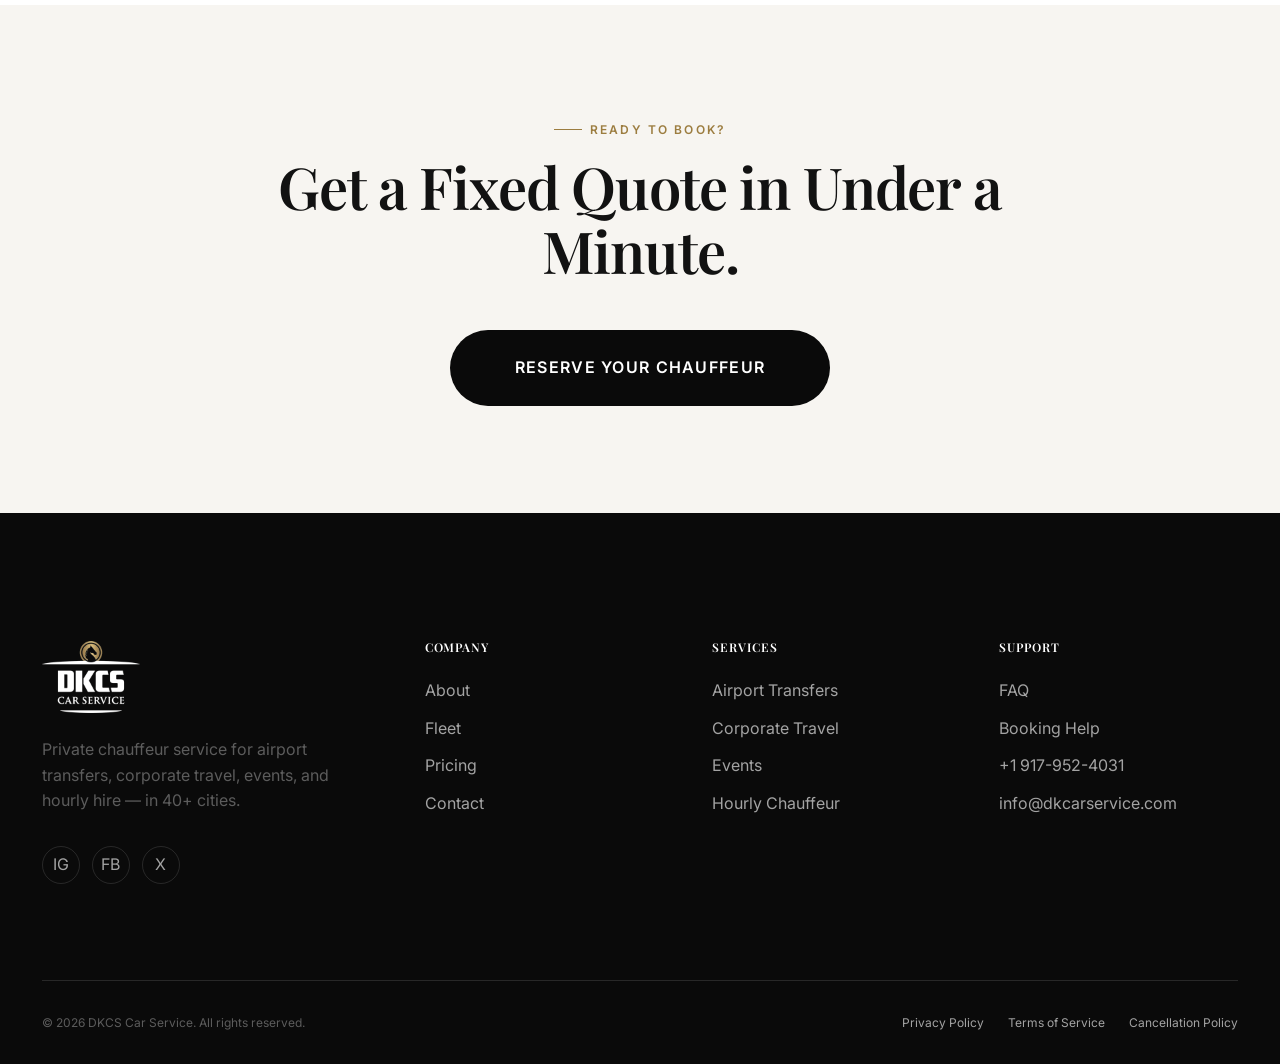
<file: pricing.html>
<!DOCTYPE html>
<html lang="en">
<head>
  <meta charset="UTF-8" />
  <meta name="viewport" content="width=device-width, initial-scale=1.0" />
  <title>Pricing — DKCS Car Service</title>
  <meta name="description" content="Fixed, transparent pricing for airport transfers and hourly chauffeur hire — no surge, no hidden fees. Custom quotes for corporate and event bookings." />
  <link rel="canonical" href="pricing.html" />

  <link rel="icon" type="image/png" sizes="32x32" href="assets/img/logo/favicon-32.png" />
  <link rel="icon" type="image/png" sizes="512x512" href="assets/img/logo/favicon-512.png" />
  <link rel="apple-touch-icon" sizes="180x180" href="assets/img/logo/favicon-180.png" />
  <meta name="theme-color" content="#101010" />

  <link rel="preconnect" href="https://fonts.googleapis.com" />
  <link rel="preconnect" href="https://fonts.gstatic.com" crossorigin />
  <link href="https://fonts.googleapis.com/css2?family=Playfair+Display:wght@500;600;700&family=Inter:wght@400;500;600;700&display=swap" rel="stylesheet" />

  <link rel="stylesheet" href="assets/css/variables.css" />
  <link rel="stylesheet" href="assets/css/base.css" />
  <link rel="stylesheet" href="assets/css/components.css" />
  <link rel="stylesheet" href="assets/css/animations.css" />
</head>
<body>
  <a class="skip-link" href="#main">Skip to content</a>

  <div class="announcement-bar" role="note">
    Complimentary first-ride upgrade with code <strong>ARRIVE</strong> — <a href="contact.html">Reserve now</a>
  </div>

  <header class="site-header">
    <nav class="nav container" aria-label="Primary">
      <a href="index.html" class="nav__logo"><img src="assets/img/logo/dkcs-logo-dark.png" alt="DKCS Car Service" width="300" height="216" /></a>
      <button class="nav__toggle" aria-expanded="false" aria-controls="nav-links" aria-label="Toggle navigation menu">
        <span></span><span></span><span></span>
      </button>
      <div class="nav__links" id="nav-links">
        <a href="index.html">Home</a>
        <a href="about.html">About</a>
        <a href="fleet.html">Fleet</a>
        <a href="services.html">Services</a>
        <a href="pricing.html" aria-current="page">Pricing</a>
        <a href="faq.html">FAQ</a>
        <a href="contact.html">Contact</a>
        <div class="nav__links-extra">
          <a href="tel:+19179524031">+1 917-952-4031</a>
          <a href="contact.html" class="btn btn--primary">Book Now</a>
        </div>
      </div>
      <div class="nav__actions">
        <a href="tel:+19179524031" class="fs-sm">+1 917-952-4031</a>
        <a href="contact.html" class="btn btn--dark btn--sm">Book Now</a>
      </div>
    </nav>
  </header>

  <main id="main">
    <section style="position:relative; min-height:48vh; display:flex; align-items:flex-end; overflow:hidden; background:var(--black);">
      <div style="position:absolute; inset:0;">
        <img src="assets/img/scenes/fleet-lineup.jpeg" alt="Row of black chauffeured sedans, SUVs, and Sprinter vans" data-parallax="0.15" style="width:100%; height:132%; object-fit:cover; opacity:0.55;" />
        <div style="position:absolute; inset:0; background:linear-gradient(180deg, rgba(10,10,10,0.35) 0%, rgba(10,10,10,0.9) 100%);"></div>
      </div>
      <div class="container" style="position:relative; z-index:1; padding-top:var(--space-10); padding-bottom:var(--space-8); color:var(--white);">
        <nav class="breadcrumb" aria-label="Breadcrumb" style="color:var(--gray-400); margin-bottom:var(--space-5);">
          <a href="index.html" style="color:var(--gray-400);">Home</a>
          <span class="breadcrumb__sep">/</span>
          <span class="breadcrumb__current" style="color:var(--white);">Pricing</span>
        </nav>
        <p class="eyebrow" style="color:var(--gold-light);">Pricing</p>
        <h1 style="color:var(--white); max-width:18ch;">Transparent, Fixed, Never Surging</h1>
      </div>
    </section>

    <!-- ================= PRICING CARDS ================= -->
    <section class="section" aria-label="Pricing tiers">
      <div class="container">
        <div class="section-header section-header--center" data-reveal>
          <p class="eyebrow">Vehicle Tiers</p>
          <h2>Choose Your Class</h2>
          <p>Airport transfer base fares shown for a typical 45-minute route; hourly rates apply to retainer bookings. Final quote confirmed at checkout.</p>
        </div>

        <div class="grid grid--3">
          <div class="pricing-card" data-reveal data-reveal-delay="1">
            <h3>Essential</h3>
            <p>Business Sedan — everyday airport runs and single-passenger meetings.</p>
            <div class="pricing-card__price">$89</div>
            <p class="pricing-card__unit">per transfer &middot; $65/hr hourly</p>
            <ul>
              <li>3 passengers, 2 luggage</li>
              <li>Live flight tracking</li>
              <li>60-minute free wait</li>
              <li>Bottled water &amp; Wi-Fi</li>
            </ul>
            <a href="contact.html" class="btn btn--outline btn--block">Reserve Essential</a>
          </div>

          <div class="pricing-card pricing-card--featured" data-reveal data-reveal-delay="2">
            <span class="pricing-card__tag"><span class="badge badge--gold">Most Booked</span></span>
            <h3>Signature</h3>
            <p>Luxury SUV — extra room for luggage, families, and small groups.</p>
            <div class="pricing-card__price">$129</div>
            <p class="pricing-card__unit">per transfer &middot; $95/hr hourly</p>
            <ul>
              <li>5 passengers, 4 luggage</li>
              <li>Live flight tracking</li>
              <li>60-minute free wait</li>
              <li>Bottled water &amp; Wi-Fi</li>
              <li>Priority chauffeur assignment</li>
            </ul>
            <a href="contact.html" class="btn btn--primary btn--block">Reserve Signature</a>
          </div>

          <div class="pricing-card" data-reveal data-reveal-delay="3">
            <h3>Elite</h3>
            <p>Executive Limousine — our flagship for board members and headline arrivals.</p>
            <div class="pricing-card__price">$179</div>
            <p class="pricing-card__unit">per transfer &middot; $135/hr hourly</p>
            <ul>
              <li>3 passengers, 3 luggage</li>
              <li>Live flight tracking</li>
              <li>90-minute free wait</li>
              <li>Bottled water &amp; Wi-Fi</li>
              <li>Dedicated senior chauffeur</li>
            </ul>
            <a href="contact.html" class="btn btn--outline btn--block">Reserve Elite</a>
          </div>
        </div>

        <p class="text-center" style="margin-top:var(--space-7); font-size:var(--fs-sm); color:var(--gray-500);">
          Executive Sprinter and Stretch Limousine pricing is quoted per group size — see <a href="events.html" style="text-decoration:underline;">Events</a> or <a href="contact.html" style="text-decoration:underline;">contact us</a> directly.
        </p>
      </div>
    </section>

    <!-- ================= WHAT'S INCLUDED ================= -->
    <section class="section section--dark" aria-labelledby="included-heading">
      <div class="container">
        <div class="section-header section-header--center" data-reveal>
          <p class="eyebrow">Every Fare Includes</p>
          <h2 id="included-heading">No Line-Item Surprises</h2>
        </div>
        <div class="grid grid--4">
          <div class="feature-card" data-reveal style="border-top:none; text-align:center;">
            <h3 style="font-size:var(--fs-lg); margin-bottom:var(--space-2);">Fixed Base Fare</h3>
            <p>Confirmed at booking and locked regardless of traffic or time of day.</p>
          </div>
          <div class="feature-card" data-reveal data-reveal-delay="1" style="border-top:none; text-align:center;">
            <h3 style="font-size:var(--fs-lg); margin-bottom:var(--space-2);">Tolls, Itemized</h3>
            <p>Shown as a separate line so you always see exactly what you're paying for.</p>
          </div>
          <div class="feature-card" data-reveal data-reveal-delay="2" style="border-top:none; text-align:center;">
            <h3 style="font-size:var(--fs-lg); margin-bottom:var(--space-2);">Gratuity, Itemized</h3>
            <p>Included and transparent — never a surprise line added after the ride.</p>
          </div>
          <div class="feature-card" data-reveal data-reveal-delay="3" style="border-top:none; text-align:center;">
            <h3 style="font-size:var(--fs-lg); margin-bottom:var(--space-2);">No Surge, Ever</h3>
            <p>Holidays, storms, and rush hour cost exactly what a Tuesday morning does.</p>
          </div>
        </div>
      </div>
    </section>

    <!-- ================= PRICING FAQ ================= -->
    <section class="section" aria-labelledby="pricing-faq-heading">
      <div class="container container--narrow">
        <div class="section-header section-header--center" data-reveal>
          <p class="eyebrow">Pricing Questions</p>
          <h2 id="pricing-faq-heading">Common Questions</h2>
        </div>
        <div class="accordion" data-reveal>
          <div class="accordion-item">
            <h3>
              <button class="accordion-item__trigger" aria-expanded="true" aria-controls="p-faq-1" id="p-faq-trigger-1">
                Is gratuity included in the price shown?
                <span class="accordion-item__icon" aria-hidden="true"></span>
              </button>
            </h3>
            <div class="accordion-item__panel" id="p-faq-1" data-open="true" role="region" aria-labelledby="p-faq-trigger-1">
              <div class="accordion-item__panel-inner">
                <p>Gratuity is itemized separately at checkout so you can see it clearly — it is never bundled invisibly into the base fare.</p>
              </div>
            </div>
          </div>
          <div class="accordion-item">
            <h3>
              <button class="accordion-item__trigger" aria-expanded="false" aria-controls="p-faq-2" id="p-faq-trigger-2">
                What happens if my ride runs longer than expected?
                <span class="accordion-item__icon" aria-hidden="true"></span>
              </button>
            </h3>
            <div class="accordion-item__panel" id="p-faq-2" data-open="false" role="region" aria-labelledby="p-faq-trigger-2">
              <div class="accordion-item__panel-inner">
                <p>Point-to-point transfers are fixed regardless of traffic. Hourly bookings are billed in 30-minute increments beyond the reserved block, at the same rate.</p>
              </div>
            </div>
          </div>
          <div class="accordion-item">
            <h3>
              <button class="accordion-item__trigger" aria-expanded="false" aria-controls="p-faq-3" id="p-faq-trigger-3">
                Do you offer volume discounts for corporate accounts?
                <span class="accordion-item__icon" aria-hidden="true"></span>
              </button>
            </h3>
            <div class="accordion-item__panel" id="p-faq-3" data-open="false" role="region" aria-labelledby="p-faq-trigger-3">
              <div class="accordion-item__panel-inner">
                <p>Yes — corporate accounts receive tiered rates based on monthly ride volume. See our <a href="corporate-travel.html" style="text-decoration:underline;">Corporate Travel</a> page to set one up.</p>
              </div>
            </div>
          </div>
        </div>
      </div>
    </section>

    <section class="section section--alt text-center" aria-labelledby="cta-heading">
      <div class="container container--narrow">
        <p class="eyebrow" style="justify-content:center;" data-reveal>Ready to Book?</p>
        <h2 id="cta-heading" data-reveal>Get a Fixed Quote in Under a Minute.</h2>
        <div data-reveal style="margin-top:var(--space-7);">
          <a href="contact.html" class="btn btn--dark btn--lg">Reserve Your Chauffeur</a>
        </div>
      </div>
    </section>
  </main>

  <footer class="site-footer">
    <div class="container">
      <div class="footer__top">
        <div class="footer__brand">
          <a href="index.html" class="nav__logo"><img src="assets/img/logo/dkcs-logo-light.png" alt="DKCS Car Service" width="294" height="216" /></a>
          <p>Private chauffeur service for airport transfers, corporate travel, events, and hourly hire — in 40+ cities.</p>
          <div class="footer__social">
            <a href="#" aria-label="DKCS Car Service on Instagram">IG</a>
            <a href="#" aria-label="DKCS Car Service on Facebook">FB</a>
            <a href="#" aria-label="DKCS Car Service on X">X</a>
          </div>
        </div>
        <div>
          <h3 class="footer__heading">Company</h3>
          <div class="footer__links">
            <a href="about.html">About</a>
            <a href="fleet.html">Fleet</a>
            <a href="pricing.html" aria-current="page">Pricing</a>
            <a href="contact.html">Contact</a>
          </div>
        </div>
        <div>
          <h3 class="footer__heading">Services</h3>
          <div class="footer__links">
            <a href="airport-transfers.html">Airport Transfers</a>
            <a href="corporate-travel.html">Corporate Travel</a>
            <a href="events.html">Events</a>
            <a href="hourly-chauffeur.html">Hourly Chauffeur</a>
          </div>
        </div>
        <div>
          <h3 class="footer__heading">Support</h3>
          <div class="footer__links">
            <a href="faq.html">FAQ</a>
            <a href="contact.html">Booking Help</a>
            <a href="tel:+19179524031">+1 917-952-4031</a>
            <a href="mailto:info@dkcarservice.com">info@dkcarservice.com</a>
          </div>
        </div>
      </div>
      <div class="footer__bottom">
        <p>&copy; <span id="current-year">2026</span> DKCS Car Service. All rights reserved.</p>
        <div class="footer__legal">
          <a href="#">Privacy Policy</a>
          <a href="#">Terms of Service</a>
          <a href="#">Cancellation Policy</a>
        </div>
      </div>
    </div>
  </footer>

  <div class="mobile-cta-bar">
    <a href="contact.html" class="btn btn--primary">Book Now</a>
  </div>

  <script src="assets/js/main.js" defer></script>
  <script src="assets/js/animations.js" defer></script>
  <script src="assets/js/components.js" defer></script>
</body>
</html>
</file>
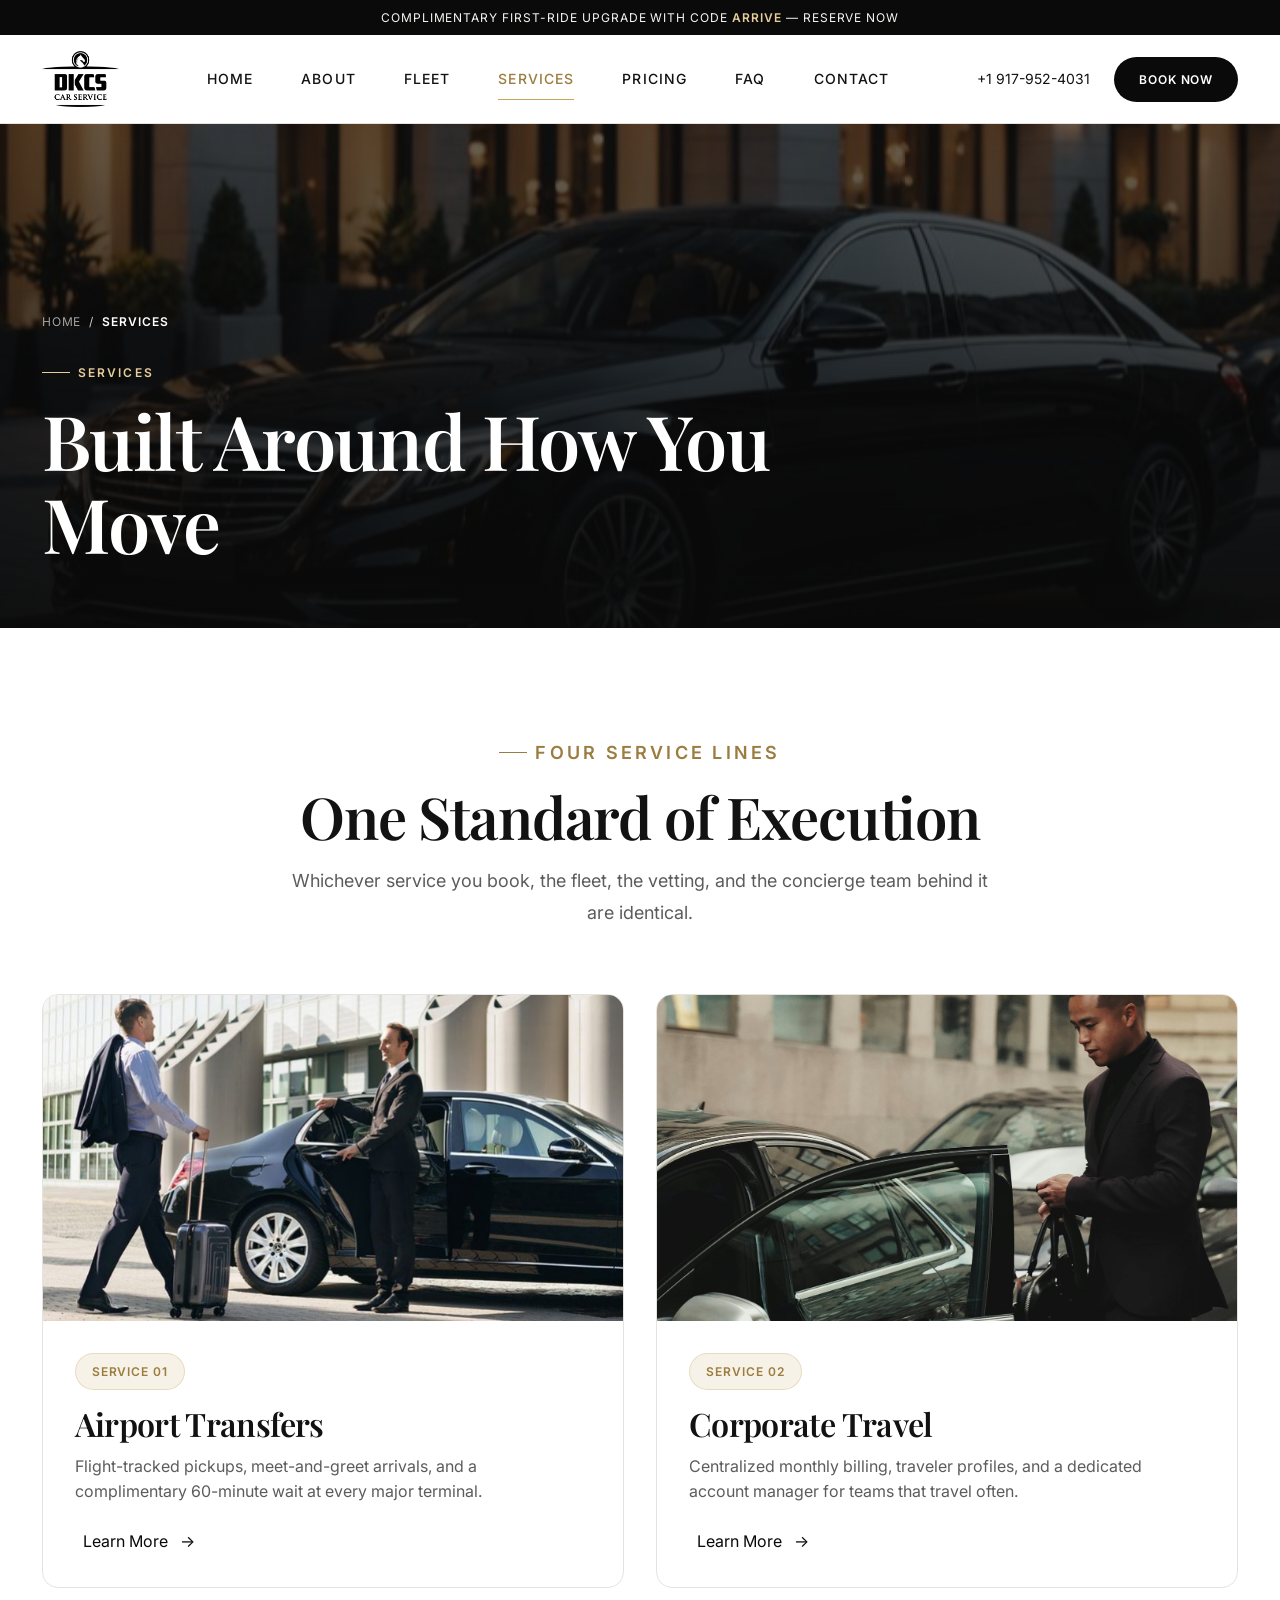
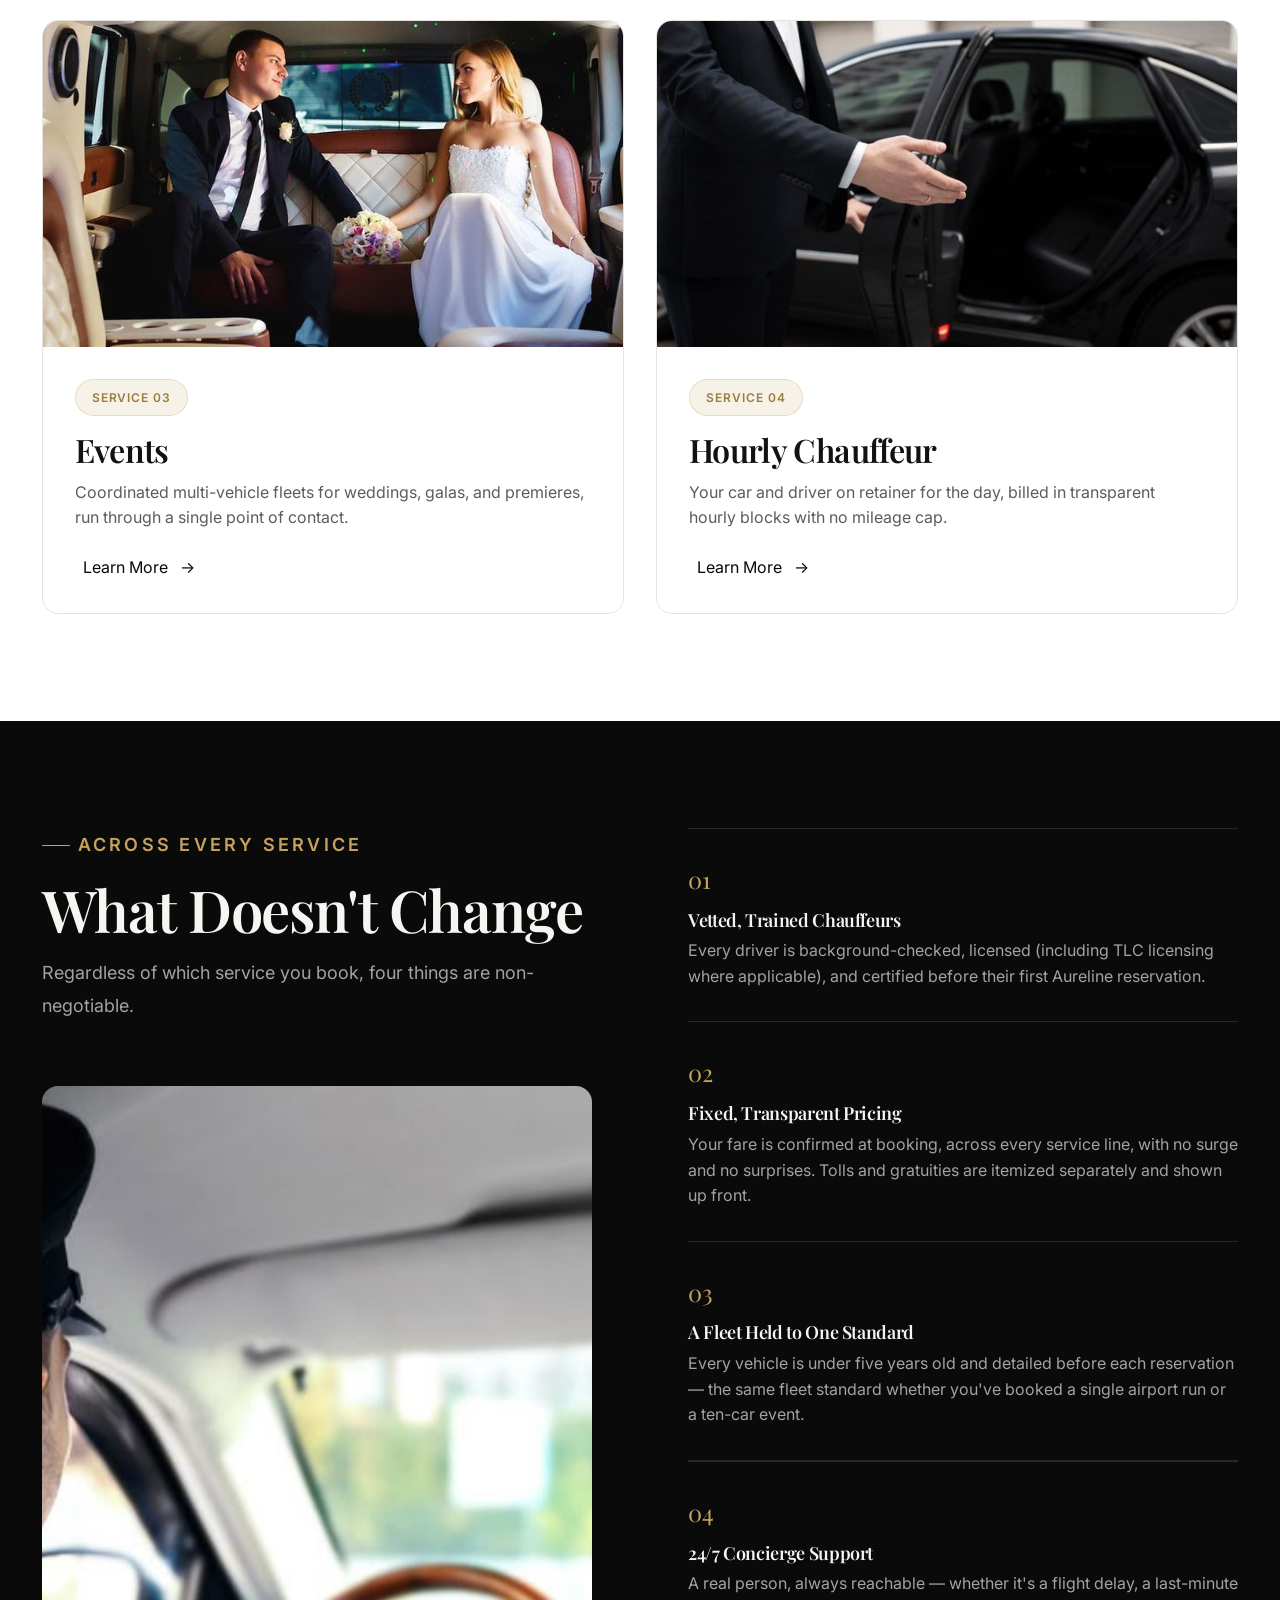
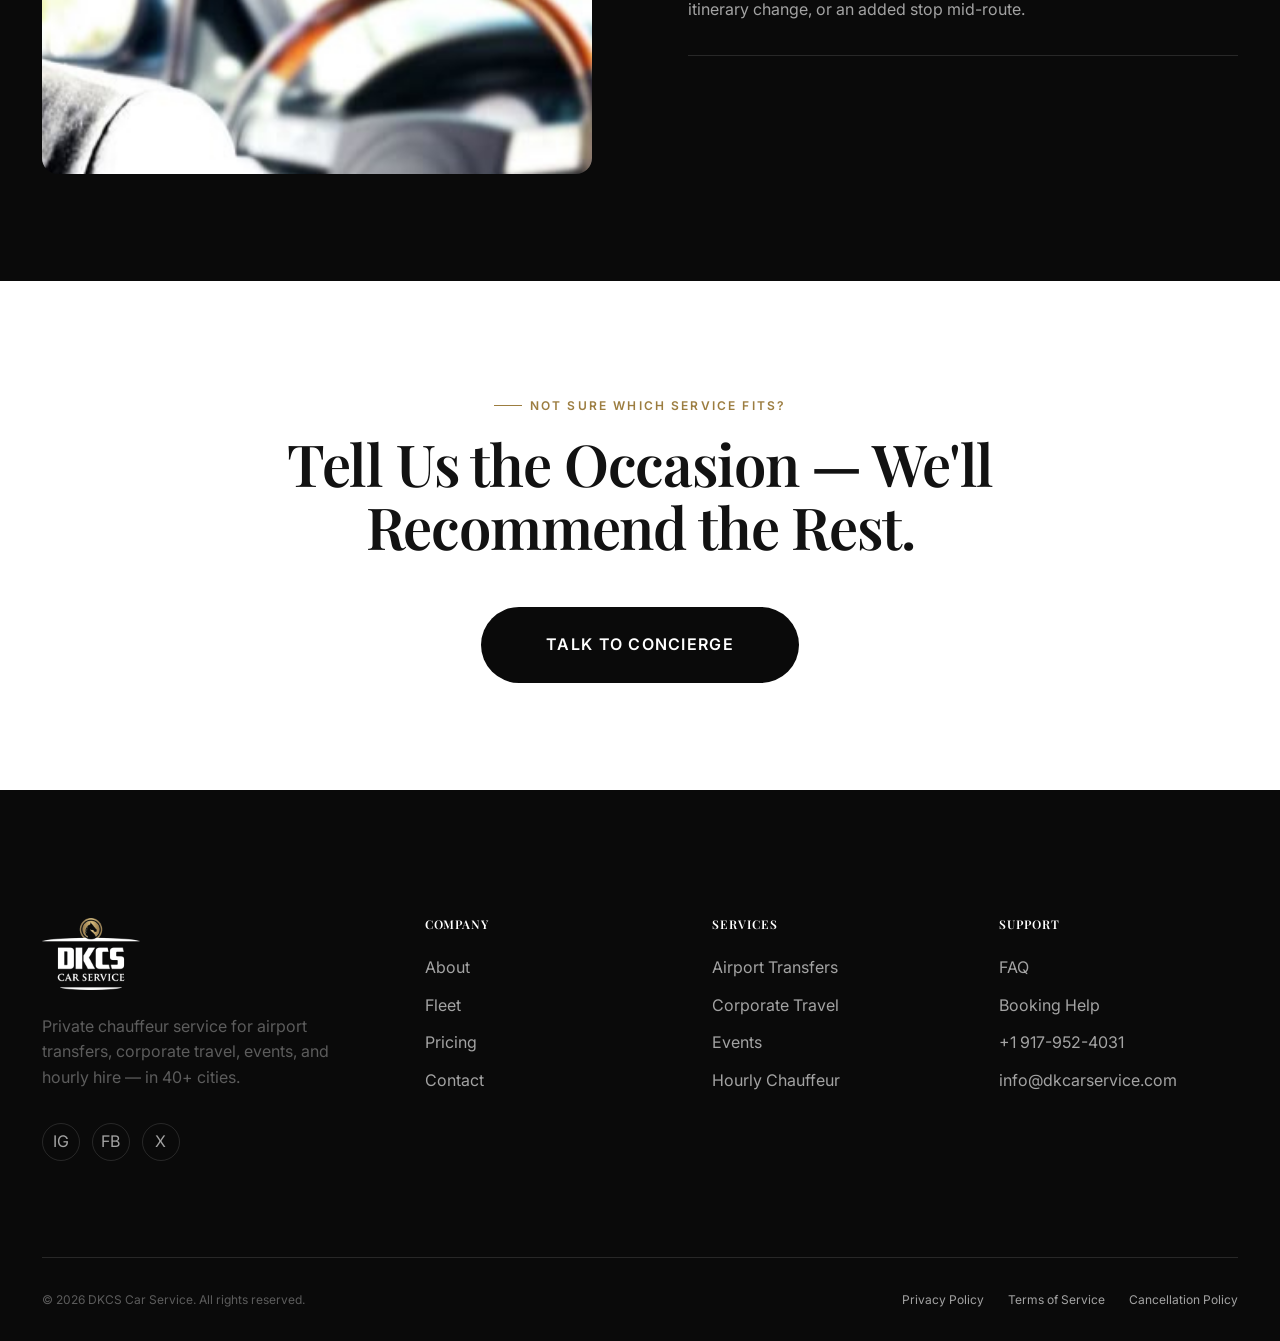
<file: services.html>
<!DOCTYPE html>
<html lang="en">
<head>
  <meta charset="UTF-8" />
  <meta name="viewport" content="width=device-width, initial-scale=1.0" />
  <title>Services — DKCS Car Service</title>
  <meta name="description" content="Airport transfers, corporate travel programs, event fleets, and hourly chauffeur hire — explore DKCS Car Service's four service lines." />
  <link rel="canonical" href="services.html" />

  <link rel="icon" type="image/png" sizes="32x32" href="assets/img/logo/favicon-32.png" />
  <link rel="icon" type="image/png" sizes="512x512" href="assets/img/logo/favicon-512.png" />
  <link rel="apple-touch-icon" sizes="180x180" href="assets/img/logo/favicon-180.png" />
  <meta name="theme-color" content="#101010" />

  <link rel="preconnect" href="https://fonts.googleapis.com" />
  <link rel="preconnect" href="https://fonts.gstatic.com" crossorigin />
  <link href="https://fonts.googleapis.com/css2?family=Playfair+Display:wght@500;600;700&family=Inter:wght@400;500;600;700&display=swap" rel="stylesheet" />

  <link rel="stylesheet" href="assets/css/variables.css" />
  <link rel="stylesheet" href="assets/css/base.css" />
  <link rel="stylesheet" href="assets/css/components.css" />
  <link rel="stylesheet" href="assets/css/animations.css" />
</head>
<body>
  <a class="skip-link" href="#main">Skip to content</a>

  <div class="announcement-bar" role="note">
    Complimentary first-ride upgrade with code <strong>ARRIVE</strong> — <a href="contact.html">Reserve now</a>
  </div>

  <header class="site-header">
    <nav class="nav container" aria-label="Primary">
      <a href="index.html" class="nav__logo"><img src="assets/img/logo/dkcs-logo-dark.png" alt="DKCS Car Service" width="300" height="216" /></a>
      <button class="nav__toggle" aria-expanded="false" aria-controls="nav-links" aria-label="Toggle navigation menu">
        <span></span><span></span><span></span>
      </button>
      <div class="nav__links" id="nav-links">
        <a href="index.html">Home</a>
        <a href="about.html">About</a>
        <a href="fleet.html">Fleet</a>
        <a href="services.html" aria-current="page">Services</a>
        <a href="pricing.html">Pricing</a>
        <a href="faq.html">FAQ</a>
        <a href="contact.html">Contact</a>
        <div class="nav__links-extra">
          <a href="tel:+19179524031">+1 917-952-4031</a>
          <a href="contact.html" class="btn btn--primary">Book Now</a>
        </div>
      </div>
      <div class="nav__actions">
        <a href="tel:+19179524031" class="fs-sm">+1 917-952-4031</a>
        <a href="contact.html" class="btn btn--dark btn--sm">Book Now</a>
      </div>
    </nav>
  </header>

  <main id="main">
    <section style="position:relative; min-height:56vh; display:flex; align-items:flex-end; overflow:hidden; background:var(--black);">
      <div style="position:absolute; inset:0;">
        <img src="assets/img/scenes/sedan-hotel-arrival.png" alt="Black Mercedes-Benz S-Class waiting at a hotel entrance" data-parallax="0.15" style="width:100%; height:132%; object-fit:cover; opacity:0.6;" />
        <div style="position:absolute; inset:0; background:linear-gradient(180deg, rgba(10,10,10,0.35) 0%, rgba(10,10,10,0.9) 100%);"></div>
      </div>
      <div class="container" style="position:relative; z-index:1; padding-top:var(--space-10); padding-bottom:var(--space-8); color:var(--white);">
        <nav class="breadcrumb" aria-label="Breadcrumb" style="color:var(--gray-400); margin-bottom:var(--space-5);">
          <a href="index.html" style="color:var(--gray-400);">Home</a>
          <span class="breadcrumb__sep">/</span>
          <span class="breadcrumb__current" style="color:var(--white);">Services</span>
        </nav>
        <p class="eyebrow" style="color:var(--gold-light);">Services</p>
        <h1 style="color:var(--white); max-width:18ch;">Built Around How You Move</h1>
      </div>
    </section>

    <!-- ================= SERVICE OVERVIEW GRID ================= -->
    <section class="section" aria-label="Service lines">
      <div class="container">
        <div class="section-header section-header--center" data-reveal>
          <p class="eyebrow">Four Service Lines</p>
          <h2>One Standard of Execution</h2>
          <p>Whichever service you book, the fleet, the vetting, and the concierge team behind it are identical.</p>
        </div>

        <div class="grid grid--2">
          <a href="airport-transfers.html" class="card" data-reveal data-reveal-delay="1" style="text-decoration:none;">
            <div class="card__media" style="aspect-ratio:16/9;"><img src="assets/img/scenes/airport-meet-and-greet.png" alt="Chauffeur meeting a traveller with luggage outside the terminal" loading="lazy" /></div>
            <div class="card__body">
              <span class="badge badge--gold">Service 01</span>
              <h3 style="margin-top:var(--space-4);">Airport Transfers</h3>
              <p style="margin-top:var(--space-3);">Flight-tracked pickups, meet-and-greet arrivals, and a complimentary 60-minute wait at every major terminal.</p>
              <span class="btn--ghost" style="margin-top:var(--space-5); display:inline-flex;">Learn More</span>
            </div>
          </a>

          <a href="corporate-travel.html" class="card" data-reveal data-reveal-delay="2" style="text-decoration:none;">
            <div class="card__media" style="aspect-ratio:16/9;"><img src="assets/img/scenes/executive-arrival.jpg" alt="Executive in a suit stepping into a black chauffeured sedan on a city street" loading="lazy" /></div>
            <div class="card__body">
              <span class="badge badge--gold">Service 02</span>
              <h3 style="margin-top:var(--space-4);">Corporate Travel</h3>
              <p style="margin-top:var(--space-3);">Centralized monthly billing, traveler profiles, and a dedicated account manager for teams that travel often.</p>
              <span class="btn--ghost" style="margin-top:var(--space-5); display:inline-flex;">Learn More</span>
            </div>
          </a>

          <a href="events.html" class="card" data-reveal data-reveal-delay="3" style="text-decoration:none;">
            <div class="card__media" style="aspect-ratio:16/9;"><img src="assets/img/scenes/wedding-limo-interior.png" alt="Bride and groom seated in the rear of a stretch limousine" loading="lazy" /></div>
            <div class="card__body">
              <span class="badge badge--gold">Service 03</span>
              <h3 style="margin-top:var(--space-4);">Events</h3>
              <p style="margin-top:var(--space-3);">Coordinated multi-vehicle fleets for weddings, galas, and premieres, run through a single point of contact.</p>
              <span class="btn--ghost" style="margin-top:var(--space-5); display:inline-flex;">Learn More</span>
            </div>
          </a>

          <a href="hourly-chauffeur.html" class="card" data-reveal data-reveal-delay="4" style="text-decoration:none;">
            <div class="card__media" style="aspect-ratio:16/9;"><img src="assets/img/scenes/chauffeur-door-open.png" alt="Chauffeur holding open the rear door of a black sedan" loading="lazy" /></div>
            <div class="card__body">
              <span class="badge badge--gold">Service 04</span>
              <h3 style="margin-top:var(--space-4);">Hourly Chauffeur</h3>
              <p style="margin-top:var(--space-3);">Your car and driver on retainer for the day, billed in transparent hourly blocks with no mileage cap.</p>
              <span class="btn--ghost" style="margin-top:var(--space-5); display:inline-flex;">Learn More</span>
            </div>
          </a>
        </div>
      </div>
    </section>

    <!-- ================= WHY CHOOSE US (reused feature block) ================= -->
    <section class="section section--dark" aria-labelledby="why-heading">
      <div class="container">
        <div class="grid grid--2" style="gap:var(--space-9); align-items:start;">
          <div data-reveal>
            <div class="section-header" style="margin-bottom:0;">
              <p class="eyebrow">Across Every Service</p>
              <h2 id="why-heading">What Doesn't Change</h2>
              <p>Regardless of which service you book, four things are non-negotiable.</p>
            </div>
            <div style="margin-top:var(--space-8); border-radius:var(--radius-lg); overflow:hidden; aspect-ratio:4/5;">
              <img src="assets/img/scenes/chauffeur-driving.png" alt="Uniformed chauffeur at the wheel of a chauffeured sedan" loading="lazy" style="width:100%; height:100%; object-fit:cover;" />
            </div>
          </div>
          <div>
            <div class="feature-card" data-reveal>
              <span class="feature-card__num">01</span>
              <h3 style="font-size:var(--fs-lg); margin-bottom:var(--space-2);">Vetted, Trained Chauffeurs</h3>
              <p>Every driver is background-checked, licensed (including TLC licensing where applicable), and certified before their first Aureline reservation.</p>
            </div>
            <div class="feature-card" data-reveal data-reveal-delay="1">
              <span class="feature-card__num">02</span>
              <h3 style="font-size:var(--fs-lg); margin-bottom:var(--space-2);">Fixed, Transparent Pricing</h3>
              <p>Your fare is confirmed at booking, across every service line, with no surge and no surprises. Tolls and gratuities are itemized separately and shown up front.</p>
            </div>
            <div class="feature-card" data-reveal data-reveal-delay="2" style="border-bottom:1px solid var(--color-border-dark);">
              <span class="feature-card__num">03</span>
              <h3 style="font-size:var(--fs-lg); margin-bottom:var(--space-2);">A Fleet Held to One Standard</h3>
              <p>Every vehicle is under five years old and detailed before each reservation — the same fleet standard whether you've booked a single airport run or a ten-car event.</p>
            </div>
            <div class="feature-card" data-reveal data-reveal-delay="2" style="border-bottom:1px solid var(--color-border-dark);">
              <span class="feature-card__num">04</span>
              <h3 style="font-size:var(--fs-lg); margin-bottom:var(--space-2);">24/7 Concierge Support</h3>
              <p>A real person, always reachable — whether it's a flight delay, a last-minute itinerary change, or an added stop mid-route.</p>
            </div>
          </div>
        </div>
      </div>
    </section>

    <section class="section text-center" aria-labelledby="cta-heading">
      <div class="container container--narrow">
        <p class="eyebrow" style="justify-content:center;" data-reveal>Not Sure Which Service Fits?</p>
        <h2 id="cta-heading" data-reveal>Tell Us the Occasion — We'll Recommend the Rest.</h2>
        <div data-reveal style="margin-top:var(--space-7);">
          <a href="contact.html" class="btn btn--dark btn--lg">Talk to Concierge</a>
        </div>
      </div>
    </section>
  </main>

  <footer class="site-footer">
    <div class="container">
      <div class="footer__top">
        <div class="footer__brand">
          <a href="index.html" class="nav__logo"><img src="assets/img/logo/dkcs-logo-light.png" alt="DKCS Car Service" width="294" height="216" /></a>
          <p>Private chauffeur service for airport transfers, corporate travel, events, and hourly hire — in 40+ cities.</p>
          <div class="footer__social">
            <a href="#" aria-label="DKCS Car Service on Instagram">IG</a>
            <a href="#" aria-label="DKCS Car Service on Facebook">FB</a>
            <a href="#" aria-label="DKCS Car Service on X">X</a>
          </div>
        </div>
        <div>
          <h3 class="footer__heading">Company</h3>
          <div class="footer__links">
            <a href="about.html">About</a>
            <a href="fleet.html">Fleet</a>
            <a href="pricing.html">Pricing</a>
            <a href="contact.html">Contact</a>
          </div>
        </div>
        <div>
          <h3 class="footer__heading">Services</h3>
          <div class="footer__links">
            <a href="airport-transfers.html">Airport Transfers</a>
            <a href="corporate-travel.html">Corporate Travel</a>
            <a href="events.html">Events</a>
            <a href="hourly-chauffeur.html">Hourly Chauffeur</a>
          </div>
        </div>
        <div>
          <h3 class="footer__heading">Support</h3>
          <div class="footer__links">
            <a href="faq.html">FAQ</a>
            <a href="contact.html">Booking Help</a>
            <a href="tel:+19179524031">+1 917-952-4031</a>
            <a href="mailto:info@dkcarservice.com">info@dkcarservice.com</a>
          </div>
        </div>
      </div>
      <div class="footer__bottom">
        <p>&copy; <span id="current-year">2026</span> DKCS Car Service. All rights reserved.</p>
        <div class="footer__legal">
          <a href="#">Privacy Policy</a>
          <a href="#">Terms of Service</a>
          <a href="#">Cancellation Policy</a>
        </div>
      </div>
    </div>
  </footer>

  <div class="mobile-cta-bar">
    <a href="contact.html" class="btn btn--primary">Book Now</a>
  </div>

  <script src="assets/js/main.js" defer></script>
  <script src="assets/js/animations.js" defer></script>
  <script src="assets/js/components.js" defer></script>
</body>
</html>
</file>
<file: assets/css/variables.css>
/* ==========================================================================
   AURELINE — Design Tokens
   Single source of truth for color, type, spacing, radius, shadow, motion.
   ========================================================================== */

:root {
  /* ---- Color: core palette ---- */
  --black: #0a0a0a;
  --charcoal: #161616;
  --charcoal-2: #1f1f1f;
  --white: #ffffff;
  --ivory: #f7f5f1;
  --ivory-2: #efeae2;

  --gold: #c6a35d;
  --gold-light: #e6cd99;
  --gold-dark: #9c7d40;

  /* ---- Color: neutrals / text ---- */
  --gray-900: #121212;
  --gray-800: #262626;
  --gray-700: #404040;
  --gray-600: #5c5c5c;
  --gray-500: #7a7a7a;
  --gray-400: #a3a3a3;
  --gray-300: #cfcccc;
  --gray-200: #e6e3df;
  --gray-100: #f2f0ec;

  /* ---- Semantic color roles ---- */
  --color-bg: var(--white);
  --color-bg-alt: var(--ivory);
  --color-bg-dark: var(--black);
  --color-bg-dark-alt: var(--charcoal);
  --color-text: var(--gray-900);
  --color-text-muted: var(--gray-600);
  --color-text-on-dark: var(--ivory);
  --color-text-on-dark-muted: var(--gray-400);
  --color-border: var(--gray-200);
  --color-border-dark: rgba(255, 255, 255, 0.12);
  --color-accent: var(--gold);
  --color-accent-light: var(--gold-light);

  /* ---- Typography ---- */
  --font-display: "Playfair Display", "Iowan Old Style", Georgia, serif;
  --font-body: "Inter", -apple-system, BlinkMacSystemFont, "Segoe UI", Roboto, sans-serif;

  --fs-display-xl: clamp(2.75rem, 2rem + 3.4vw, 5.5rem);
  --fs-display-lg: clamp(2.25rem, 1.7rem + 2.4vw, 4rem);
  --fs-display-md: clamp(1.875rem, 1.5rem + 1.6vw, 3rem);
  --fs-display-sm: clamp(1.5rem, 1.3rem + 0.9vw, 2.1rem);
  --fs-xl: clamp(1.25rem, 1.15rem + 0.4vw, 1.5rem);
  --fs-lg: 1.125rem;
  --fs-base: 1rem;
  --fs-sm: 0.875rem;
  --fs-xs: 0.75rem;

  --lh-tight: 1.1;
  --lh-snug: 1.3;
  --lh-normal: 1.6;
  --lh-relaxed: 1.8;

  --ls-tight: -0.02em;
  --ls-wide: 0.08em;
  --ls-wider: 0.18em;

  /* ---- Spacing (8pt scale) ---- */
  --space-1: 0.25rem;
  --space-2: 0.5rem;
  --space-3: 0.75rem;
  --space-4: 1rem;
  --space-5: 1.5rem;
  --space-6: 2rem;
  --space-7: 3rem;
  --space-8: 4rem;
  --space-9: 6rem;
  --space-10: 8rem;
  --space-11: 10rem;

  --section-pad-y: clamp(4.5rem, 3.5rem + 4vw, 9rem);
  --section-pad-y-sm: clamp(3rem, 2.5rem + 2vw, 5rem);

  /* ---- Layout ---- */
  --container-max: 1320px;
  --container-narrow: 860px;
  --container-pad: clamp(1.25rem, 1rem + 2vw, 3rem);

  /* ---- Radius ---- */
  --radius-sm: 4px;
  --radius-md: 8px;
  --radius-lg: 16px;
  --radius-xl: 28px;
  --radius-pill: 999px;

  /* ---- Shadow ---- */
  --shadow-sm: 0 2px 8px rgba(10, 10, 10, 0.06);
  --shadow-md: 0 12px 32px rgba(10, 10, 10, 0.10);
  --shadow-lg: 0 24px 64px rgba(10, 10, 10, 0.16);
  --shadow-gold: 0 8px 24px rgba(198, 163, 93, 0.28);

  /* ---- Motion ---- */
  --ease-premium: cubic-bezier(0.22, 1, 0.36, 1);
  --duration-fast: 200ms;
  --duration-med: 420ms;
  --duration-slow: 800ms;

  /* ---- Z-index ---- */
  --z-nav: 100;
  --z-announcement: 101;
  --z-overlay: 200;
  --z-modal: 300;
}

/* Scale down the large end of the spacing scale on small screens — these
   values drive section padding and hero margins, and left unchanged they
   read as oversized gaps once the viewport narrows. */
@media (max-width: 640px) {
  :root {
    --space-7: 2rem;
    --space-8: 2.5rem;
    --space-9: 3rem;
    --space-10: 4rem;
    --space-11: 5rem;
  }
}
</file>
<file: assets/css/base.css>
/* ==========================================================================
   AURELINE — Base: reset, typography, layout utilities, accessibility
   ========================================================================== */

*,
*::before,
*::after {
  box-sizing: border-box;
}

* {
  margin: 0;
  padding: 0;
}

html {
  scroll-behavior: smooth;
  -webkit-text-size-adjust: 100%;
}

@media (prefers-reduced-motion: reduce) {
  html {
    scroll-behavior: auto;
  }
  *,
  *::before,
  *::after {
    animation-duration: 0.001ms !important;
    animation-iteration-count: 1 !important;
    transition-duration: 0.001ms !important;
    scroll-behavior: auto !important;
  }
}

body {
  font-family: var(--font-body);
  font-size: var(--fs-base);
  line-height: var(--lh-normal);
  color: var(--color-text);
  background: var(--color-bg);
  overflow-x: hidden;
  -webkit-font-smoothing: antialiased;
  text-rendering: optimizeLegibility;
}

img,
picture,
video,
svg {
  display: block;
  max-width: 100%;
  height: auto;
}

a {
  color: inherit;
  text-decoration: none;
}

button,
input,
textarea,
select {
  font: inherit;
  color: inherit;
  background: none;
  border: none;
}

button {
  cursor: pointer;
}

ul,
ol {
  list-style: none;
}

table {
  border-collapse: collapse;
}

/* ---- Typography ---- */

h1,
h2,
h3,
h4 {
  font-family: var(--font-display);
  font-weight: 600;
  line-height: var(--lh-tight);
  letter-spacing: var(--ls-tight);
  color: var(--color-text);
}

h1 {
  font-size: var(--fs-display-xl);
}

h2 {
  font-size: var(--fs-display-lg);
}

h3 {
  font-size: var(--fs-display-sm);
}

h4 {
  font-size: var(--fs-xl);
  font-weight: 500;
}

p {
  color: var(--color-text-muted);
}

strong {
  font-weight: 600;
  color: var(--color-text);
}

/* ---- Skip link (accessibility) ---- */

.skip-link {
  position: absolute;
  top: -100px;
  left: var(--space-4);
  z-index: 999;
  background: var(--black);
  color: var(--white);
  padding: var(--space-3) var(--space-5);
  border-radius: var(--radius-md);
  font-size: var(--fs-sm);
  letter-spacing: var(--ls-wide);
  text-transform: uppercase;
  transition: top var(--duration-fast) var(--ease-premium);
}

.skip-link:focus {
  top: var(--space-4);
}

/* ---- Focus states ---- */

:focus-visible {
  outline: 2px solid var(--gold);
  outline-offset: 3px;
  border-radius: var(--radius-sm);
}

/* ---- Layout utilities ---- */

.container {
  width: 100%;
  max-width: var(--container-max);
  margin-inline: auto;
  padding-inline: var(--container-pad);
}

.container--narrow {
  max-width: var(--container-narrow);
}

.section {
  padding-block: var(--section-pad-y);
  position: relative;
}

.section--sm {
  padding-block: var(--section-pad-y-sm);
}

.section--dark {
  background: var(--black);
  color: var(--color-text-on-dark);
}

.section--dark h1,
.section--dark h2,
.section--dark h3,
.section--dark h4 {
  color: var(--color-text-on-dark);
}

.section--dark p {
  color: var(--color-text-on-dark-muted);
}

.section--alt {
  background: var(--color-bg-alt);
}

.grid {
  display: grid;
  gap: var(--space-6);
}

.grid--2 {
  grid-template-columns: repeat(2, 1fr);
}

.grid--3 {
  grid-template-columns: repeat(3, 1fr);
}

.grid--4 {
  grid-template-columns: repeat(4, 1fr);
}

@media (max-width: 1024px) {
  .grid--4 {
    grid-template-columns: repeat(2, 1fr);
  }
  .grid--3 {
    grid-template-columns: repeat(2, 1fr);
  }
}

@media (max-width: 640px) {
  .grid--2,
  .grid--3,
  .grid--4 {
    grid-template-columns: 1fr;
  }
}

.flex {
  display: flex;
}

.flex-center {
  display: flex;
  align-items: center;
  justify-content: center;
}

.flex-between {
  display: flex;
  align-items: center;
  justify-content: space-between;
}

.text-center {
  text-align: center;
}

.fs-xs {
  font-size: var(--fs-xs);
}

.fs-sm {
  font-size: var(--fs-sm);
}

.fs-lg {
  font-size: var(--fs-lg);
}

.visually-hidden {
  position: absolute;
  width: 1px;
  height: 1px;
  padding: 0;
  margin: -1px;
  overflow: hidden;
  clip: rect(0, 0, 0, 0);
  white-space: nowrap;
  border: 0;
}

/* ---- Section header (eyebrow + title + subtext) ---- */

.section-header {
  max-width: 720px;
  margin-bottom: var(--space-8);
}

.section-header--center {
  margin-inline: auto;
  text-align: center;
}

.eyebrow {
  display: inline-flex;
  align-items: center;
  gap: var(--space-2);
  font-size: var(--fs-xs);
  font-weight: 600;
  letter-spacing: var(--ls-wider);
  text-transform: uppercase;
  color: var(--gold-dark);
  margin-bottom: var(--space-4);
}

.section--dark .eyebrow {
  color: var(--gold);
}

.eyebrow::before {
  content: "";
  width: 28px;
  height: 1px;
  background: currentColor;
}

.section-header h2 {
  margin-bottom: var(--space-4);
}

.section-header p {
  font-size: var(--fs-lg);
  line-height: var(--lh-relaxed);
}

.section-header--center p {
  margin-inline: auto;
}
</file>
<file: assets/css/components.css>
/* ==========================================================================
   AURELINE — Component Library
   Announcement bar, nav, buttons, cards, forms, badges, accordion,
   testimonials, stats, timeline, gallery, breadcrumb, footer.
   ========================================================================== */

/* ---- Announcement bar ---- */

.announcement-bar {
  background: var(--black);
  color: var(--ivory);
  text-align: center;
  font-size: var(--fs-xs);
  letter-spacing: var(--ls-wide);
  text-transform: uppercase;
  padding: var(--space-2) var(--container-pad);
  position: relative;
}

.announcement-bar strong {
  color: var(--gold-light);
  font-weight: 600;
}

/* ---- Site header / nav ---- */

.site-header {
  position: sticky;
  top: 0;
  z-index: var(--z-nav);
  background: rgba(255, 255, 255, 0.88);
  backdrop-filter: blur(14px) saturate(160%);
  -webkit-backdrop-filter: blur(14px) saturate(160%);
  border-bottom: 1px solid var(--color-border);
  transition: box-shadow var(--duration-med) var(--ease-premium),
    background var(--duration-med) var(--ease-premium);
}

.site-header.is-scrolled {
  box-shadow: var(--shadow-sm);
}

.nav {
  display: flex;
  align-items: center;
  justify-content: space-between;
  padding-block: var(--space-4);
}

.nav__logo {
  font-family: var(--font-display);
  font-size: 1.5rem;
  font-weight: 600;
  letter-spacing: var(--ls-tight);
  display: flex;
  align-items: center;
  gap: 2px;
  flex-shrink: 0;
}

.nav__logo span {
  color: var(--gold);
}

/* Stacked DKCS lockup — height drives the size, width follows */
.nav__logo img {
  height: 56px;
  width: auto;
  display: block;
}

@media (max-width: 900px) {
  .nav__logo img {
    height: 44px;
  }
}

.nav__links {
  display: flex;
  align-items: center;
  gap: var(--space-7);
}

.nav__links > a {
  font-size: var(--fs-sm);
  font-weight: 500;
  letter-spacing: var(--ls-wide);
  text-transform: uppercase;
  position: relative;
  padding-block: var(--space-2);
}

.nav__links > a::after {
  content: "";
  position: absolute;
  left: 0;
  bottom: -2px;
  width: 0;
  height: 1px;
  background: var(--gold);
  transition: width var(--duration-fast) var(--ease-premium);
}

.nav__links > a:hover::after,
.nav__links > a[aria-current="page"]::after {
  width: 100%;
}

.nav__links > a[aria-current="page"] {
  color: var(--gold-dark);
}

.nav__actions {
  display: flex;
  align-items: center;
  gap: var(--space-5);
}

.nav__toggle {
  display: none;
  flex-direction: column;
  gap: 5px;
  width: 26px;
  z-index: var(--z-overlay);
}

.nav__toggle span {
  height: 2px;
  width: 100%;
  background: var(--black);
  transition: transform var(--duration-fast) var(--ease-premium),
    opacity var(--duration-fast) var(--ease-premium);
}

/* When the off-canvas menu is open it sits behind the toggle on a black
   background — turn the bars white so the close (X) stays visible. */
.nav__toggle[aria-expanded="true"] span {
  background: var(--white);
}

.nav__toggle[aria-expanded="true"] span:nth-child(1) {
  transform: translateY(7px) rotate(45deg);
}

.nav__toggle[aria-expanded="true"] span:nth-child(2) {
  opacity: 0;
}

.nav__toggle[aria-expanded="true"] span:nth-child(3) {
  transform: translateY(-7px) rotate(-45deg);
}

@media (max-width: 960px) {
  .nav__toggle {
    display: flex;
  }

  /* backdrop-filter makes .site-header the containing block for any
     position:fixed descendant, which would trap the off-canvas menu inside
     the header row. Drop the blur (and keep the header fully opaque) on mobile
     so the fixed menu covers the whole viewport. */
  .site-header {
    background: var(--white);
    backdrop-filter: none;
    -webkit-backdrop-filter: none;
  }

  .nav__links {
    position: fixed;
    inset: 0;
    height: 100dvh;
    background: var(--black);
    flex-direction: column;
    justify-content: center;
    gap: var(--space-6);
    transform: translateX(100%);
    transition: transform var(--duration-med) var(--ease-premium);
  }

  .nav__links.is-open {
    transform: translateX(0);
  }

  .nav__links > a {
    color: var(--ivory);
    font-size: var(--fs-xl);
  }

  /* Phone number + Book Now live inside the off-canvas menu on mobile
     (see .nav__links-extra) instead of competing with the logo/toggle
     for space in the header row. */
  .nav__actions {
    display: none;
  }

  .nav__links-extra {
    display: flex;
    flex-direction: column;
    align-items: center;
    gap: var(--space-5);
    margin-top: var(--space-2);
  }

  .nav__links-extra a:not(.btn) {
    color: var(--gray-400);
    font-size: var(--fs-sm);
  }
}

.nav__links-extra {
  display: none;
}

/* ---- Buttons ---- */

.btn {
  display: inline-flex;
  align-items: center;
  justify-content: center;
  gap: var(--space-2);
  padding: var(--space-4) var(--space-7);
  font-size: var(--fs-sm);
  font-weight: 600;
  letter-spacing: var(--ls-wide);
  text-transform: uppercase;
  border-radius: var(--radius-pill);
  border: 1px solid transparent;
  transition: transform var(--duration-fast) var(--ease-premium),
    box-shadow var(--duration-fast) var(--ease-premium),
    background-color var(--duration-fast) var(--ease-premium),
    color var(--duration-fast) var(--ease-premium),
    border-color var(--duration-fast) var(--ease-premium);
  white-space: nowrap;
}

.btn:hover {
  transform: translateY(-2px);
}

.btn:active {
  transform: translateY(0);
}

.btn--primary {
  background: linear-gradient(135deg, var(--gold-light), var(--gold) 60%, var(--gold-dark));
  color: var(--black);
}

.btn--primary:hover {
  box-shadow: var(--shadow-gold);
}

.btn--dark {
  background: var(--black);
  color: var(--white);
}

.btn--dark:hover {
  box-shadow: var(--shadow-lg);
}

.btn--outline {
  border-color: var(--black);
  color: var(--black);
}

.btn--outline:hover {
  background: var(--black);
  color: var(--white);
}

.btn--outline-light {
  border-color: rgba(255, 255, 255, 0.4);
  color: var(--white);
}

.btn--outline-light:hover {
  background: var(--white);
  color: var(--black);
  border-color: var(--white);
}

.btn--ghost {
  color: var(--black);
  padding-inline: var(--space-2);
  text-decoration: none;
  border-radius: 0;
  gap: var(--space-3);
}

.btn--ghost::after {
  content: "\2192";
  transition: transform var(--duration-fast) var(--ease-premium);
}

.btn--ghost:hover::after {
  transform: translateX(6px);
}

.btn--ghost:hover {
  transform: none;
}

.btn--sm {
  padding: var(--space-3) var(--space-5);
  font-size: var(--fs-xs);
}

.btn--lg {
  padding: var(--space-5) var(--space-8);
  font-size: var(--fs-base);
}

.btn--block {
  width: 100%;
}

@media (max-width: 480px) {
  /* Fixed horizontal padding + white-space:nowrap on long CTA labels
     ("Reserve Your Chauffeur") would otherwise outgrow narrow viewports;
     body has overflow-x:hidden so the overflow was clipping mid-word
     instead of wrapping or scrolling. */
  .btn {
    padding: var(--space-3) var(--space-5);
    font-size: var(--fs-xs);
  }

  .btn--lg {
    padding: var(--space-4) var(--space-6);
    font-size: var(--fs-sm);
  }

  .btn--sm {
    padding: var(--space-2) var(--space-4);
  }
}

@media (max-width: 640px) {
  .hero__actions {
    flex-direction: column;
    align-items: stretch;
  }

  .hero__actions .btn {
    width: 100%;
    text-align: center;
  }
}

/* ---- Badges ---- */

.badge {
  display: inline-flex;
  align-items: center;
  gap: var(--space-2);
  padding: var(--space-2) var(--space-4);
  border-radius: var(--radius-pill);
  font-size: var(--fs-xs);
  font-weight: 600;
  letter-spacing: var(--ls-wide);
  text-transform: uppercase;
  background: var(--ivory-2);
  color: var(--gray-800);
  border: 1px solid var(--color-border);
}

.badge--gold {
  background: rgba(198, 163, 93, 0.14);
  color: var(--gold-dark);
  border-color: rgba(198, 163, 93, 0.3);
}

.badge--dark {
  background: rgba(255, 255, 255, 0.08);
  color: var(--ivory);
  border-color: rgba(255, 255, 255, 0.16);
}

/* ---- Breadcrumb ---- */

.breadcrumb {
  display: flex;
  align-items: center;
  flex-wrap: wrap;
  gap: var(--space-2);
  font-size: var(--fs-xs);
  letter-spacing: var(--ls-wide);
  text-transform: uppercase;
  color: var(--gray-500);
}

.breadcrumb a:hover {
  color: var(--gold-dark);
}

.breadcrumb__sep {
  color: var(--gray-300);
}

.breadcrumb__current {
  color: var(--color-text);
  font-weight: 600;
}

/* ---- Cards: base ---- */

.card {
  background: var(--white);
  border-radius: var(--radius-lg);
  overflow: hidden;
  border: 1px solid var(--color-border);
  transition: transform var(--duration-med) var(--ease-premium),
    box-shadow var(--duration-med) var(--ease-premium);
}

.card:hover {
  transform: translateY(-6px);
  box-shadow: var(--shadow-lg);
}

.card__media {
  aspect-ratio: 4 / 3;
  overflow: hidden;
  position: relative;
}

.card__media img {
  width: 100%;
  height: 100%;
  object-fit: cover;
  transition: transform var(--duration-slow) var(--ease-premium);
}

.card:hover .card__media img {
  transform: scale(1.08);
}

.card__body {
  padding: var(--space-6);
}

/* ---- Service card ---- */

.service-card {
  padding: var(--space-7) var(--space-6);
  border-radius: var(--radius-lg);
  border: 1px solid var(--color-border);
  background: var(--white);
  transition: transform var(--duration-med) var(--ease-premium),
    box-shadow var(--duration-med) var(--ease-premium),
    border-color var(--duration-med) var(--ease-premium);
  height: 100%;
  display: flex;
  flex-direction: column;
}

.service-card:hover {
  transform: translateY(-8px);
  box-shadow: var(--shadow-lg);
  border-color: transparent;
}

.service-card__icon {
  width: 56px;
  height: 56px;
  border-radius: 50%;
  display: flex;
  align-items: center;
  justify-content: center;
  background: rgba(198, 163, 93, 0.12);
  color: var(--gold-dark);
  margin-bottom: var(--space-5);
}

.service-card h3 {
  margin-bottom: var(--space-3);
}

.service-card p {
  margin-bottom: var(--space-5);
  flex-grow: 1;
}

/* ---- Fleet card ---- */

.fleet-card {
  border-radius: var(--radius-lg);
  overflow: hidden;
  background: var(--charcoal);
  color: var(--ivory);
  position: relative;
  transition: transform var(--duration-med) var(--ease-premium),
    box-shadow var(--duration-med) var(--ease-premium);
}

.fleet-card:hover {
  transform: translateY(-6px);
  box-shadow: var(--shadow-lg);
}

.fleet-card__media {
  aspect-ratio: 16 / 10;
  overflow: hidden;
}

.fleet-card__media img {
  width: 100%;
  height: 100%;
  object-fit: cover;
  transition: transform var(--duration-slow) var(--ease-premium);
}

.fleet-card:hover .fleet-card__media img {
  transform: scale(1.06);
}

/* Studio cutout vehicle shots sit on white and are never cropped */
.fleet-card__media--vehicle {
  background: var(--white);
  display: flex;
  align-items: center;
  justify-content: center;
}

.fleet-card__media--vehicle img {
  object-fit: contain;
  padding: var(--space-4);
}

.fleet-card__body {
  padding: var(--space-6);
}

.fleet-card__model {
  margin-top: var(--space-2);
  font-size: var(--fs-xs);
  letter-spacing: var(--ls-wide);
  text-transform: uppercase;
  color: var(--gold-light);
}

.fleet-card__meta {
  display: flex;
  gap: var(--space-5);
  margin: var(--space-4) 0 var(--space-5);
  font-size: var(--fs-xs);
  letter-spacing: var(--ls-wide);
  text-transform: uppercase;
  color: var(--gray-400);
}

.fleet-card__meta span {
  display: flex;
  align-items: center;
  gap: var(--space-2);
}

/* ---- Feature card (why choose us) ---- */

.feature-card {
  padding: var(--space-6) 0;
  border-top: 1px solid var(--color-border);
}

.section--dark .feature-card {
  border-color: var(--color-border-dark);
}

.feature-card__num {
  font-family: var(--font-display);
  font-size: var(--fs-xl);
  color: var(--gold);
  margin-bottom: var(--space-3);
  display: block;
}

/* ---- Testimonial card ---- */

.testimonial-card {
  background: var(--charcoal);
  color: var(--ivory);
  border-radius: var(--radius-xl);
  padding: var(--space-8);
  display: flex;
  flex-direction: column;
  gap: var(--space-6);
  height: 100%;
}

.testimonial-card__stars {
  color: var(--gold);
  letter-spacing: 3px;
  font-size: var(--fs-lg);
}

.testimonial-card__quote {
  font-family: var(--font-display);
  font-size: var(--fs-lg);
  line-height: var(--lh-snug);
  color: var(--white);
}

.testimonial-card__author {
  display: flex;
  align-items: center;
  gap: var(--space-4);
  margin-top: auto;
}

.testimonial-card__avatar {
  width: 48px;
  height: 48px;
  border-radius: 50%;
  overflow: hidden;
  flex-shrink: 0;
}

.testimonial-card__avatar img {
  width: 100%;
  height: 100%;
  object-fit: cover;
}

.testimonial-card__name {
  font-weight: 600;
  color: var(--white);
  font-size: var(--fs-sm);
}

.testimonial-card__role {
  font-size: var(--fs-xs);
  color: var(--gray-400);
}

/* ---- Pricing card ---- */

.pricing-card {
  border-radius: var(--radius-xl);
  border: 1px solid var(--color-border);
  padding: var(--space-8) var(--space-7);
  background: var(--white);
  display: flex;
  flex-direction: column;
  height: 100%;
  transition: transform var(--duration-med) var(--ease-premium),
    box-shadow var(--duration-med) var(--ease-premium);
}

.pricing-card:hover {
  transform: translateY(-6px);
  box-shadow: var(--shadow-lg);
}

.pricing-card--featured {
  background: var(--black);
  color: var(--ivory);
  border-color: var(--black);
  position: relative;
}

.pricing-card--featured .pricing-card__price,
.pricing-card--featured h3 {
  color: var(--white);
}

.pricing-card--featured p,
.pricing-card--featured .pricing-card__unit {
  color: var(--gray-400);
}

.pricing-card--featured li {
  border-color: var(--color-border-dark);
}

.pricing-card__tag {
  position: absolute;
  top: var(--space-6);
  right: var(--space-6);
}

.pricing-card__price {
  font-family: var(--font-display);
  font-size: var(--fs-display-sm);
  margin: var(--space-5) 0 var(--space-1);
}

.pricing-card__unit {
  font-size: var(--fs-sm);
  color: var(--color-text-muted);
  margin-bottom: var(--space-6);
}

.pricing-card ul {
  display: flex;
  flex-direction: column;
  gap: var(--space-3);
  margin-bottom: var(--space-7);
  flex-grow: 1;
}

.pricing-card li {
  padding: var(--space-3) 0;
  border-bottom: 1px solid var(--color-border);
  font-size: var(--fs-sm);
  display: flex;
  align-items: center;
  gap: var(--space-3);
}

.pricing-card li::before {
  content: "\2713";
  color: var(--gold);
  font-weight: 700;
}

/* ---- Trust grid (hero indicators) ---- */

.trust-grid {
  display: grid;
  grid-template-columns: repeat(3, 1fr);
  gap: var(--space-6) var(--space-7);
  border-top: 1px solid var(--color-border-dark);
  padding-top: var(--space-6);
}

.trust-item {
  display: flex;
  align-items: center;
  gap: var(--space-4);
}

.trust-item__icon {
  flex-shrink: 0;
  width: 44px;
  height: 44px;
  border-radius: 50%;
  display: flex;
  align-items: center;
  justify-content: center;
  background: rgba(198, 163, 93, 0.1);
  border: 1px solid rgba(198, 163, 93, 0.3);
  color: var(--gold);
  transition: transform var(--duration-fast) var(--ease-premium),
    background var(--duration-fast) var(--ease-premium),
    border-color var(--duration-fast) var(--ease-premium);
}

.trust-item:hover .trust-item__icon {
  transform: translateY(-3px);
  background: rgba(198, 163, 93, 0.18);
  border-color: var(--gold);
}

.trust-item__title {
  font-size: var(--fs-sm);
  font-weight: 600;
  color: var(--white);
  line-height: var(--lh-snug);
}

.trust-item__sub {
  font-size: var(--fs-xs);
  color: var(--gray-400);
  margin-top: 2px;
}

@media (max-width: 900px) {
  .trust-grid {
    grid-template-columns: repeat(2, 1fr);
  }
}

@media (max-width: 560px) {
  .trust-grid {
    grid-template-columns: 1fr;
  }
}

/* ---- Stats ---- */

.stats {
  display: grid;
  grid-template-columns: repeat(4, 1fr);
  gap: var(--space-6);
  text-align: center;
}

@media (max-width: 768px) {
  .stats {
    grid-template-columns: repeat(2, 1fr);
  }
}

.stat__num {
  font-family: var(--font-display);
  font-size: var(--fs-display-md);
  color: var(--gold);
  display: flex;
  align-items: baseline;
  justify-content: center;
  gap: var(--space-1);
}

.stat__label {
  font-size: var(--fs-sm);
  letter-spacing: var(--ls-wide);
  text-transform: uppercase;
  color: var(--gray-400);
  margin-top: var(--space-3);
}

/* ---- Timeline (booking process) ---- */

.timeline {
  display: grid;
  grid-template-columns: repeat(4, 1fr);
  gap: var(--space-6);
  counter-reset: step;
}

@media (max-width: 900px) {
  .timeline {
    grid-template-columns: repeat(2, 1fr);
  }
}

@media (max-width: 560px) {
  .timeline {
    grid-template-columns: 1fr;
  }
}

.timeline__step {
  position: relative;
  padding-top: var(--space-8);
}

.timeline__step::before {
  counter-increment: step;
  content: counter(step, decimal-leading-zero);
  font-family: var(--font-display);
  font-size: var(--fs-xl);
  color: var(--gold);
  display: block;
  margin-bottom: var(--space-4);
}

.timeline__step::after {
  content: "";
  position: absolute;
  top: 0;
  left: 0;
  width: 100%;
  height: 1px;
  background: linear-gradient(90deg, var(--gold), transparent);
}

/* ---- Accordion (FAQ) ---- */

.accordion {
  border: 1px solid var(--color-border);
  border-radius: var(--radius-lg);
  background: var(--white);
  padding: 0 var(--space-7);
  box-shadow: var(--shadow-sm);
}

.accordion-item {
  border-bottom: 1px solid var(--color-border);
}

.accordion-item:last-child {
  border-bottom: none;
}

@media (max-width: 640px) {
  .accordion {
    padding: 0 var(--space-5);
  }
}

.accordion-item__trigger {
  width: 100%;
  display: flex;
  align-items: center;
  justify-content: space-between;
  gap: var(--space-5);
  padding: var(--space-6) 0;
  text-align: left;
  font-family: var(--font-display);
  font-size: var(--fs-xl);
}

.accordion-item__icon {
  flex-shrink: 0;
  width: 32px;
  height: 32px;
  border-radius: 50%;
  border: 1px solid var(--color-border);
  display: flex;
  align-items: center;
  justify-content: center;
  position: relative;
  transition: transform var(--duration-fast) var(--ease-premium),
    background var(--duration-fast) var(--ease-premium);
}

.accordion-item__icon::before,
.accordion-item__icon::after {
  content: "";
  position: absolute;
  background: var(--black);
  transition: opacity var(--duration-fast) var(--ease-premium);
}

.accordion-item__icon::before {
  width: 12px;
  height: 1px;
}

.accordion-item__icon::after {
  width: 1px;
  height: 12px;
}

.accordion-item__trigger[aria-expanded="true"] .accordion-item__icon {
  background: var(--black);
  transform: rotate(180deg);
}

.accordion-item__trigger[aria-expanded="true"] .accordion-item__icon::before,
.accordion-item__trigger[aria-expanded="true"] .accordion-item__icon::after {
  background: var(--white);
}

.accordion-item__trigger[aria-expanded="true"] .accordion-item__icon::after {
  opacity: 0;
}

.accordion-item__panel {
  display: grid;
  grid-template-rows: 0fr;
  transition: grid-template-rows var(--duration-med) var(--ease-premium);
}

.accordion-item__panel[data-open="true"] {
  grid-template-rows: 1fr;
}

.accordion-item__panel-inner {
  overflow: hidden;
}

.accordion-item__panel p {
  padding-bottom: var(--space-6);
  max-width: 640px;
  font-size: var(--fs-base);
}

/* ---- Gallery ---- */

.gallery {
  display: grid;
  grid-template-columns: repeat(4, 1fr);
  gap: var(--space-3);
}

.gallery__item {
  aspect-ratio: 1 / 1;
  overflow: hidden;
  border-radius: var(--radius-md);
  position: relative;
}

.gallery__item img {
  width: 100%;
  height: 100%;
  object-fit: cover;
  transition: transform var(--duration-slow) var(--ease-premium);
}

.gallery__item:hover img {
  transform: scale(1.1);
}

.gallery__item::after {
  content: "";
  position: absolute;
  inset: 0;
  background: linear-gradient(180deg, transparent 60%, rgba(0, 0, 0, 0.5));
  opacity: 0;
  transition: opacity var(--duration-fast) var(--ease-premium);
}

.gallery__item:hover::after {
  opacity: 1;
}

.gallery__handle {
  position: absolute;
  bottom: var(--space-4);
  left: var(--space-4);
  color: var(--white);
  font-size: var(--fs-sm);
  font-weight: 600;
  opacity: 0;
  transform: translateY(8px);
  transition: opacity var(--duration-fast) var(--ease-premium),
    transform var(--duration-fast) var(--ease-premium);
  z-index: 1;
}

.gallery__item:hover .gallery__handle {
  opacity: 1;
  transform: translateY(0);
}

@media (max-width: 900px) {
  .gallery {
    grid-template-columns: repeat(3, 1fr);
  }
}

@media (max-width: 600px) {
  .gallery {
    grid-template-columns: repeat(2, 1fr);
  }
}

/* ---- Forms ---- */

.form-grid {
  display: grid;
  grid-template-columns: repeat(2, 1fr);
  gap: var(--space-5);
}

@media (max-width: 640px) {
  .form-grid {
    grid-template-columns: 1fr;
  }
}

.form-field {
  display: flex;
  flex-direction: column;
  gap: var(--space-2);
}

.form-field--full {
  grid-column: 1 / -1;
}

.form-field label {
  font-size: var(--fs-xs);
  font-weight: 600;
  letter-spacing: var(--ls-wide);
  text-transform: uppercase;
  color: var(--gray-600);
}

.section--dark .form-field label {
  color: var(--gray-400);
}

.form-field input,
.form-field select,
.form-field textarea {
  border: 1px solid var(--color-border);
  border-radius: var(--radius-md);
  padding: var(--space-4);
  font-size: var(--fs-base);
  background: var(--white);
  transition: border-color var(--duration-fast) var(--ease-premium),
    box-shadow var(--duration-fast) var(--ease-premium);
}

.section--dark .form-field input,
.section--dark .form-field select,
.section--dark .form-field textarea {
  background: rgba(255, 255, 255, 0.04);
  border-color: var(--color-border-dark);
  color: var(--white);
}

.form-field input:focus,
.form-field select:focus,
.form-field textarea:focus {
  border-color: var(--gold);
  box-shadow: 0 0 0 3px rgba(198, 163, 93, 0.18);
}

.form-field textarea {
  resize: vertical;
  min-height: 140px;
}

.form-note {
  font-size: var(--fs-xs);
  color: var(--gray-500);
  margin-top: var(--space-2);
}

.form-success {
  display: none;
  align-items: center;
  gap: var(--space-3);
  padding: var(--space-5);
  border-radius: var(--radius-md);
  background: rgba(198, 163, 93, 0.12);
  border: 1px solid rgba(198, 163, 93, 0.3);
  color: var(--gold-dark);
  font-weight: 600;
  margin-top: var(--space-5);
}

.form-success.is-visible {
  display: flex;
}

/* ---- Footer ---- */

.site-footer {
  background: var(--black);
  color: var(--gray-400);
  padding-top: var(--space-10);
}

.footer__top {
  display: grid;
  grid-template-columns: 1.4fr repeat(3, 1fr);
  gap: var(--space-7);
  padding-bottom: var(--space-9);
  border-bottom: 1px solid var(--color-border-dark);
}

@media (max-width: 900px) {
  .footer__top {
    grid-template-columns: repeat(2, 1fr);
  }
}

@media (max-width: 560px) {
  .footer__top {
    grid-template-columns: 1fr;
  }
}

.footer__brand .nav__logo {
  color: var(--white);
}

.footer__brand .nav__logo img {
  height: 72px;
}

.footer__brand p {
  margin-top: var(--space-5);
  max-width: 320px;
}

.footer__social {
  display: flex;
  gap: var(--space-3);
  margin-top: var(--space-6);
}

.footer__social a {
  width: 38px;
  height: 38px;
  border-radius: 50%;
  border: 1px solid var(--color-border-dark);
  display: flex;
  align-items: center;
  justify-content: center;
  transition: background var(--duration-fast) var(--ease-premium),
    border-color var(--duration-fast) var(--ease-premium);
}

.footer__social a:hover {
  background: var(--gold);
  border-color: var(--gold);
  color: var(--black);
}

.footer__heading {
  font-size: var(--fs-xs);
  letter-spacing: var(--ls-wide);
  text-transform: uppercase;
  color: var(--white);
  margin-bottom: var(--space-5);
}

.footer__links {
  display: flex;
  flex-direction: column;
  gap: var(--space-3);
}

.footer__links a:hover {
  color: var(--gold);
}

.footer__bottom {
  display: flex;
  align-items: center;
  justify-content: space-between;
  gap: var(--space-4);
  padding-block: var(--space-6);
  font-size: var(--fs-xs);
  flex-wrap: wrap;
}

.footer__legal {
  display: flex;
  gap: var(--space-5);
}

.footer__legal a:hover {
  color: var(--gold);
}

/* ---- Mobile sticky booking bar ---- */

.mobile-cta-bar {
  display: none;
}

@media (max-width: 720px) {
  .mobile-cta-bar {
    display: flex;
    position: fixed;
    bottom: 0;
    left: 0;
    right: 0;
    z-index: var(--z-nav);
    background: rgba(10, 10, 10, 0.92);
    backdrop-filter: blur(10px);
    padding: var(--space-4) var(--space-5);
    border-top: 1px solid var(--color-border-dark);
  }

  .mobile-cta-bar .btn {
    width: 100%;
  }

  body {
    padding-bottom: 76px;
  }
}
</file>
<file: assets/css/animations.css>
/* ==========================================================================
   AURELINE — Animations
   Reveal-on-scroll, parallax, floating elements, hero keyframes.
   Disabled entirely under prefers-reduced-motion (see base.css).
   ========================================================================== */

/* ---- Reveal on scroll (paired with IntersectionObserver in animations.js) ---- */

[data-reveal] {
  opacity: 0;
  transform: translateY(32px);
  transition: opacity var(--duration-slow) var(--ease-premium),
    transform var(--duration-slow) var(--ease-premium);
}

[data-reveal].is-visible {
  opacity: 1;
  transform: translateY(0);
}

[data-reveal="fade"] {
  transform: none;
}

[data-reveal="zoom"] {
  transform: scale(0.94);
}

[data-reveal="zoom"].is-visible {
  transform: scale(1);
}

[data-reveal-delay="1"] {
  transition-delay: 90ms;
}

[data-reveal-delay="2"] {
  transition-delay: 180ms;
}

[data-reveal-delay="3"] {
  transition-delay: 270ms;
}

[data-reveal-delay="4"] {
  transition-delay: 360ms;
}

/* ---- Parallax hero media ---- */

[data-parallax] {
  will-change: transform;
}

/* ---- Floating decorative elements ---- */

@keyframes float {
  0%,
  100% {
    transform: translateY(0);
  }
  50% {
    transform: translateY(-14px);
  }
}

.floating {
  animation: float 6s var(--ease-premium) infinite;
}

.floating--delay {
  animation-delay: 1.5s;
}

/* ---- Hero entrance ---- */

@keyframes heroFadeUp {
  from {
    opacity: 0;
    transform: translateY(28px);
  }
  to {
    opacity: 1;
    transform: translateY(0);
  }
}

.hero__eyebrow {
  animation: heroFadeUp var(--duration-slow) var(--ease-premium) both;
}

.hero__title {
  animation: heroFadeUp var(--duration-slow) var(--ease-premium) 120ms both;
}

.hero__desc {
  animation: heroFadeUp var(--duration-slow) var(--ease-premium) 240ms both;
}

.hero__actions {
  animation: heroFadeUp var(--duration-slow) var(--ease-premium) 360ms both;
}

.hero__trust {
  animation: heroFadeUp var(--duration-slow) var(--ease-premium) 480ms both;
}

/* ---- Marquee (partner / trust strip) ---- */

@keyframes marquee {
  from {
    transform: translateX(0);
  }
  to {
    transform: translateX(-50%);
  }
}

.marquee__track {
  display: flex;
  width: max-content;
  animation: marquee 32s linear infinite;
}

/* ---- Gold underline draw-in ---- */

@keyframes drawLine {
  from {
    transform: scaleX(0);
  }
  to {
    transform: scaleX(1);
  }
}

.underline-draw {
  position: relative;
  display: inline-block;
}

.underline-draw::after {
  content: "";
  position: absolute;
  left: 0;
  bottom: -6px;
  width: 100%;
  height: 2px;
  background: var(--gold);
  transform-origin: left;
  animation: drawLine 1s var(--ease-premium) 600ms both;
}

/* ---- Counter pulse (subtle, when count finishes) ---- */

@keyframes countPop {
  0% {
    transform: scale(1);
  }
  50% {
    transform: scale(1.08);
  }
  100% {
    transform: scale(1);
  }
}

.stat__num.is-done {
  animation: countPop 320ms var(--ease-premium);
}

/* ---- Page transition fade-in (progressive enhancement) ---- */

body {
  animation: pageFadeIn 500ms var(--ease-premium);
}

@keyframes pageFadeIn {
  from {
    opacity: 0;
  }
  to {
    opacity: 1;
  }
}

@media (prefers-reduced-motion: reduce) {
  [data-reveal] {
    opacity: 1;
    transform: none;
  }
  .floating,
  .marquee__track {
    animation: none;
  }
}
</file>
